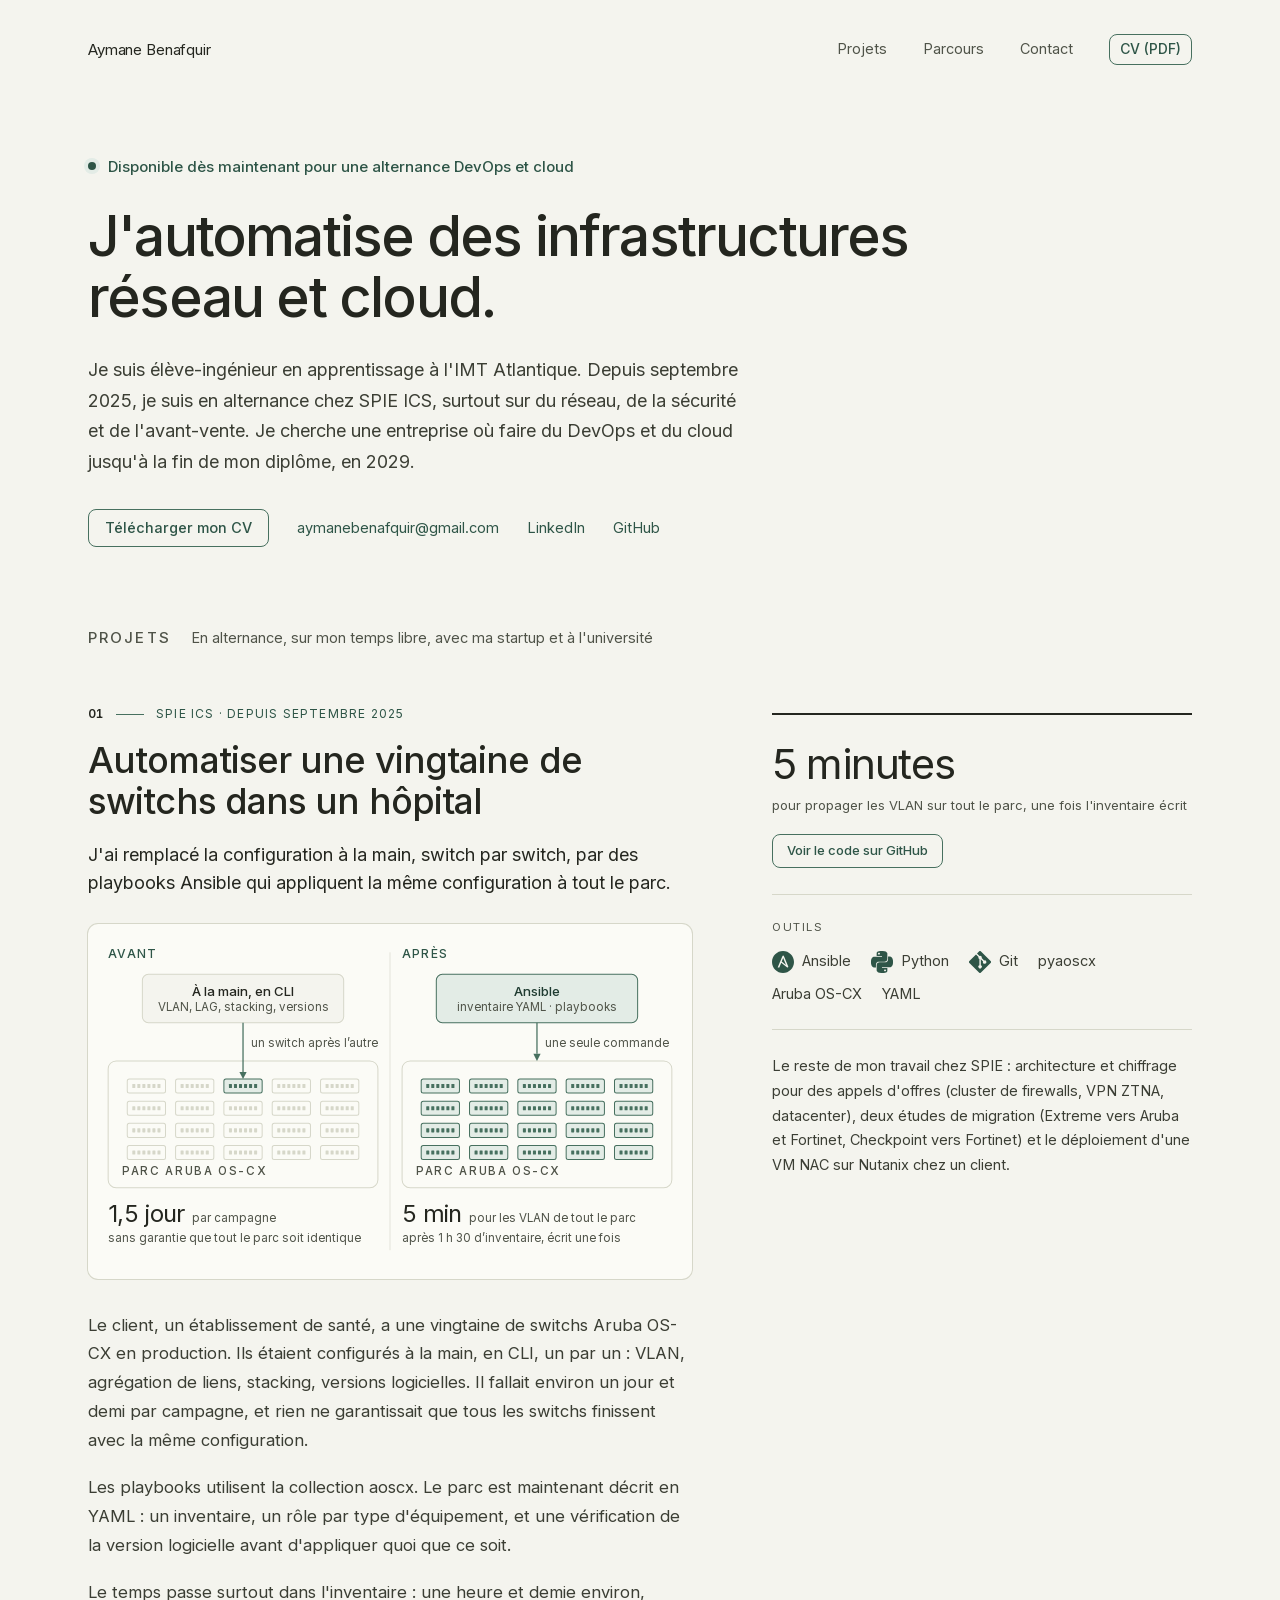
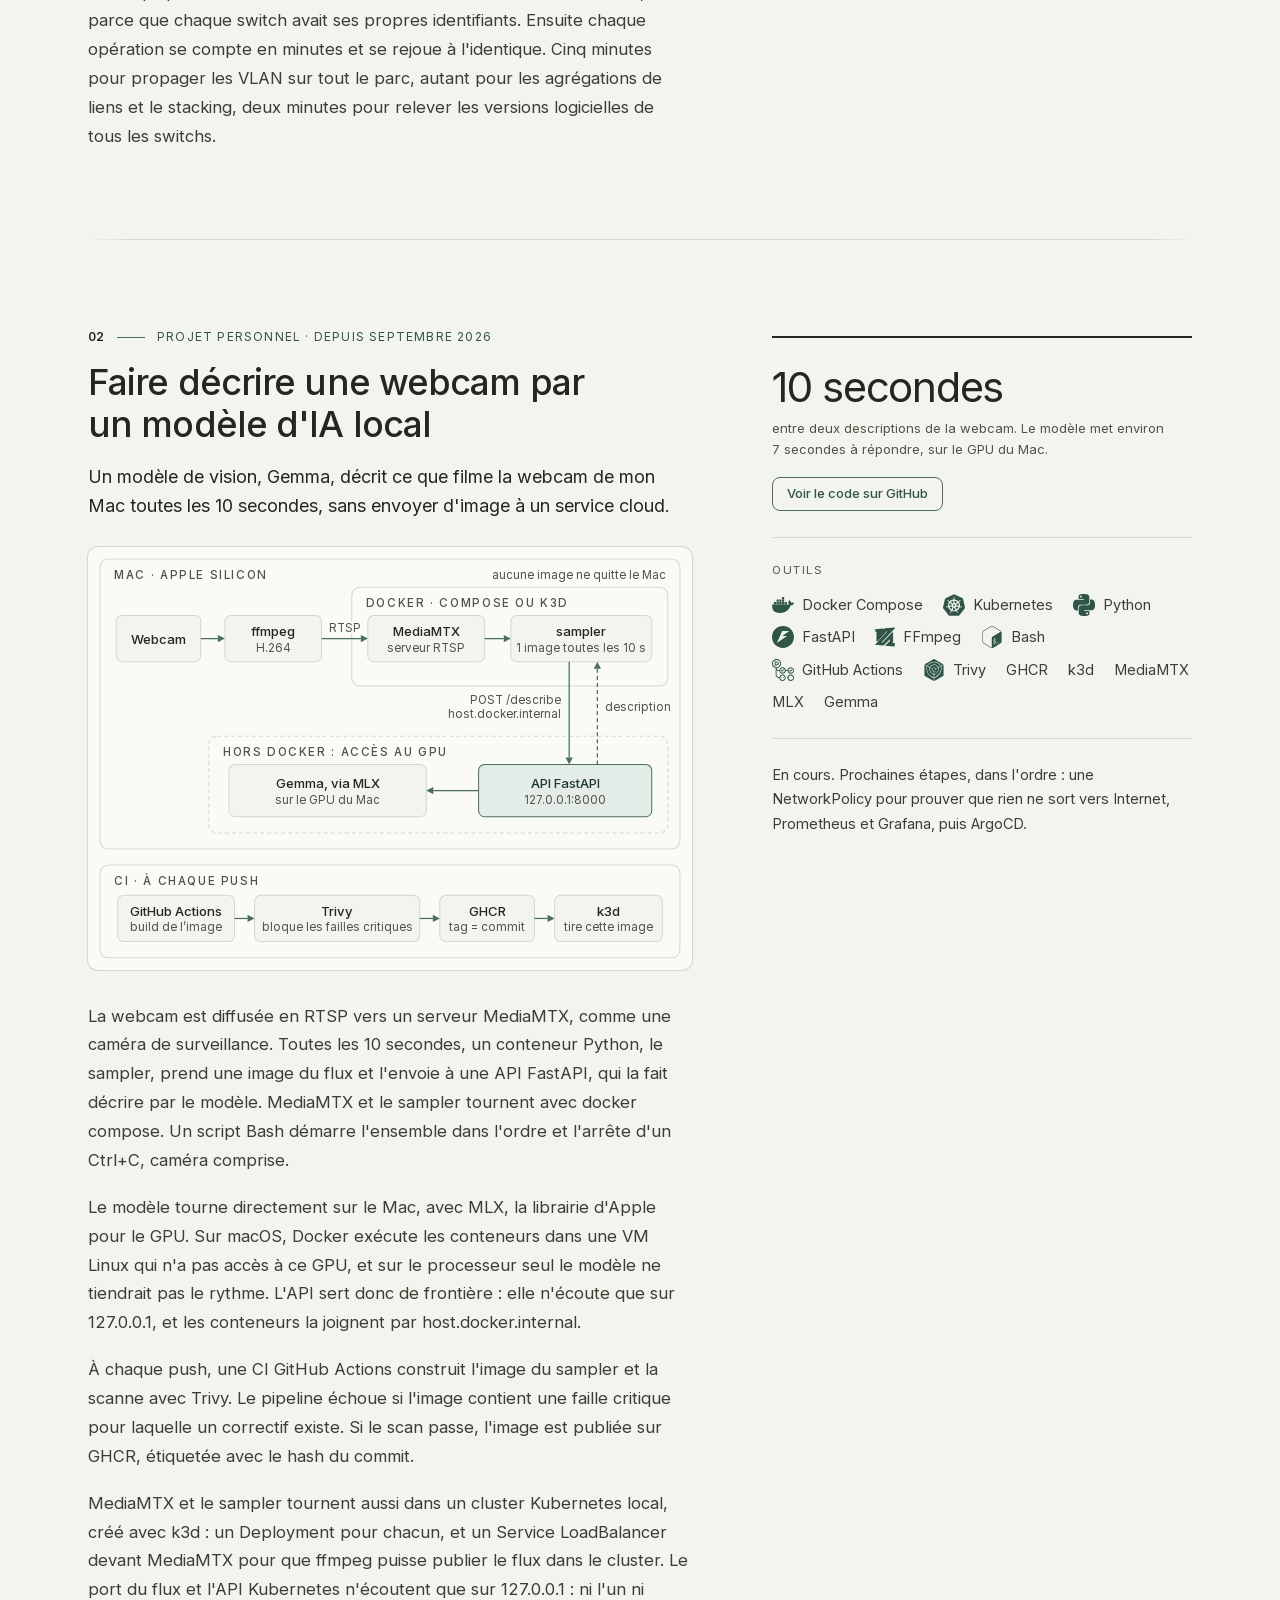
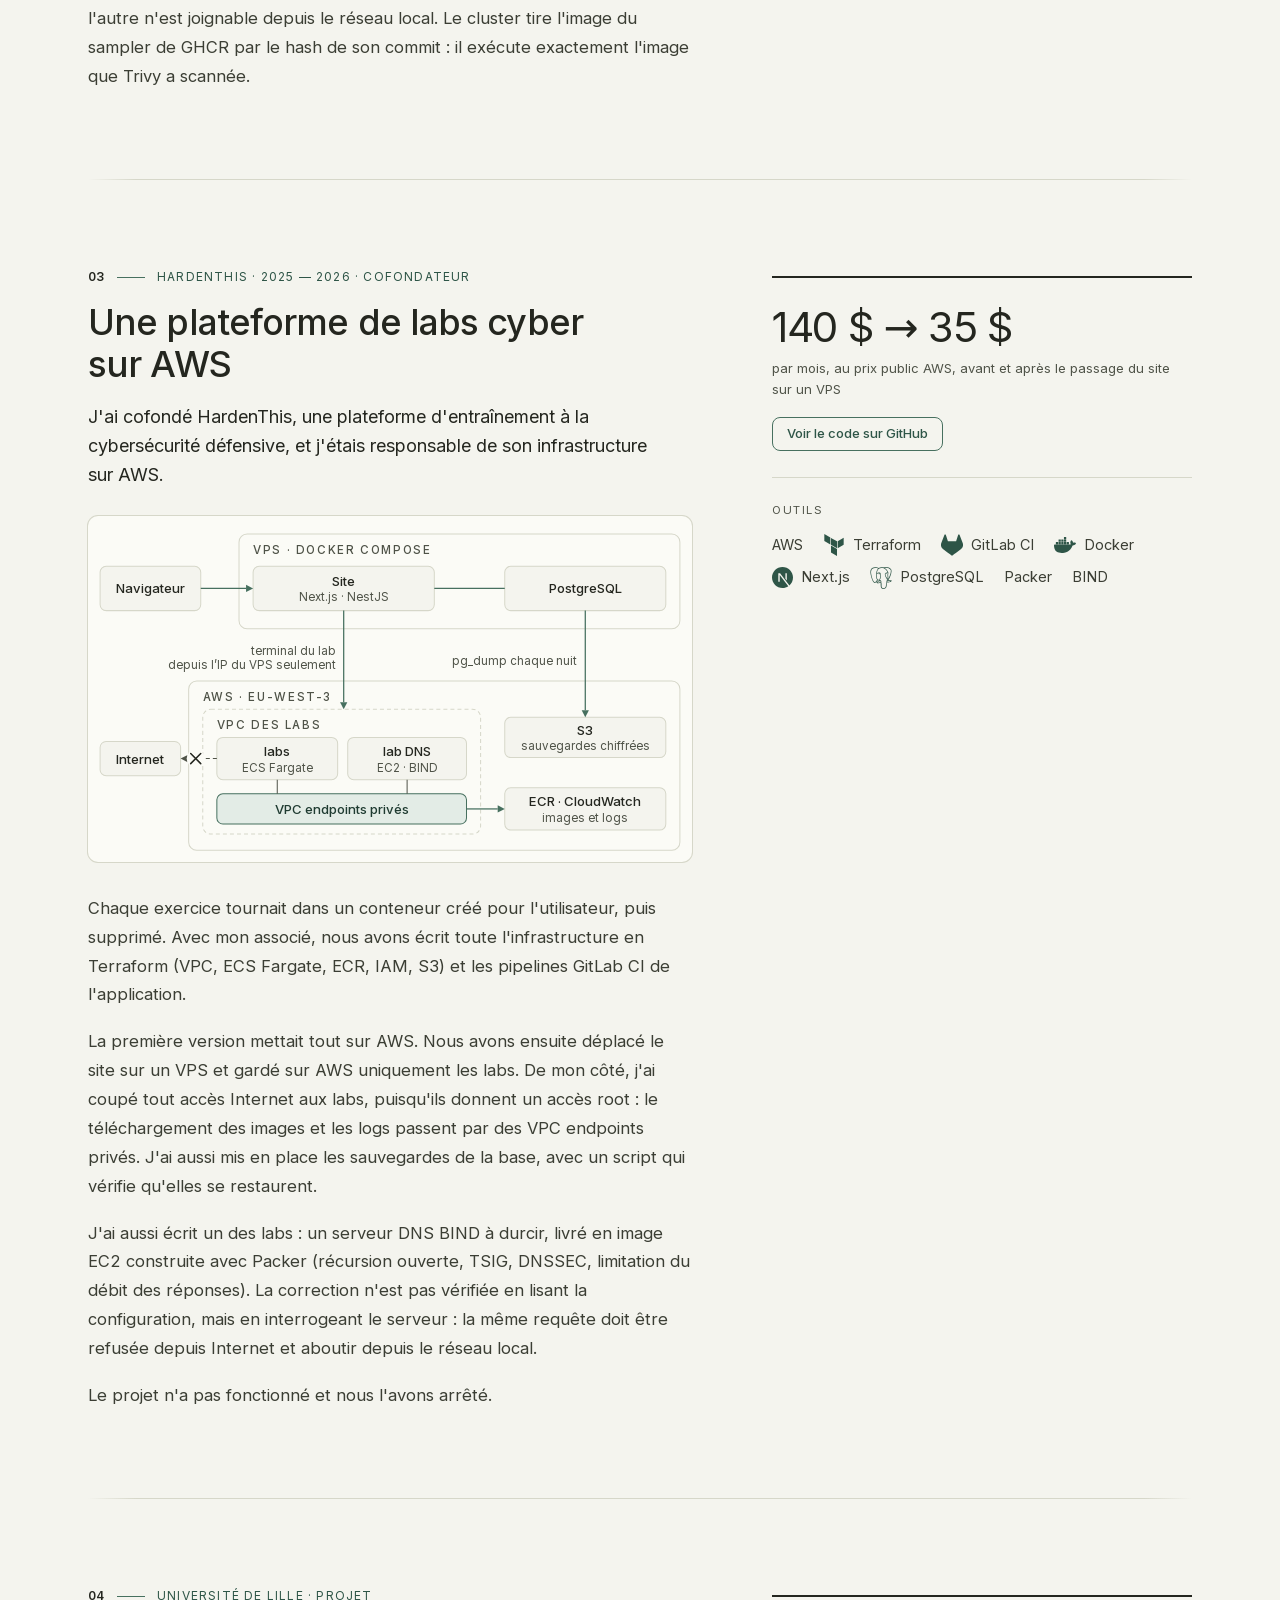
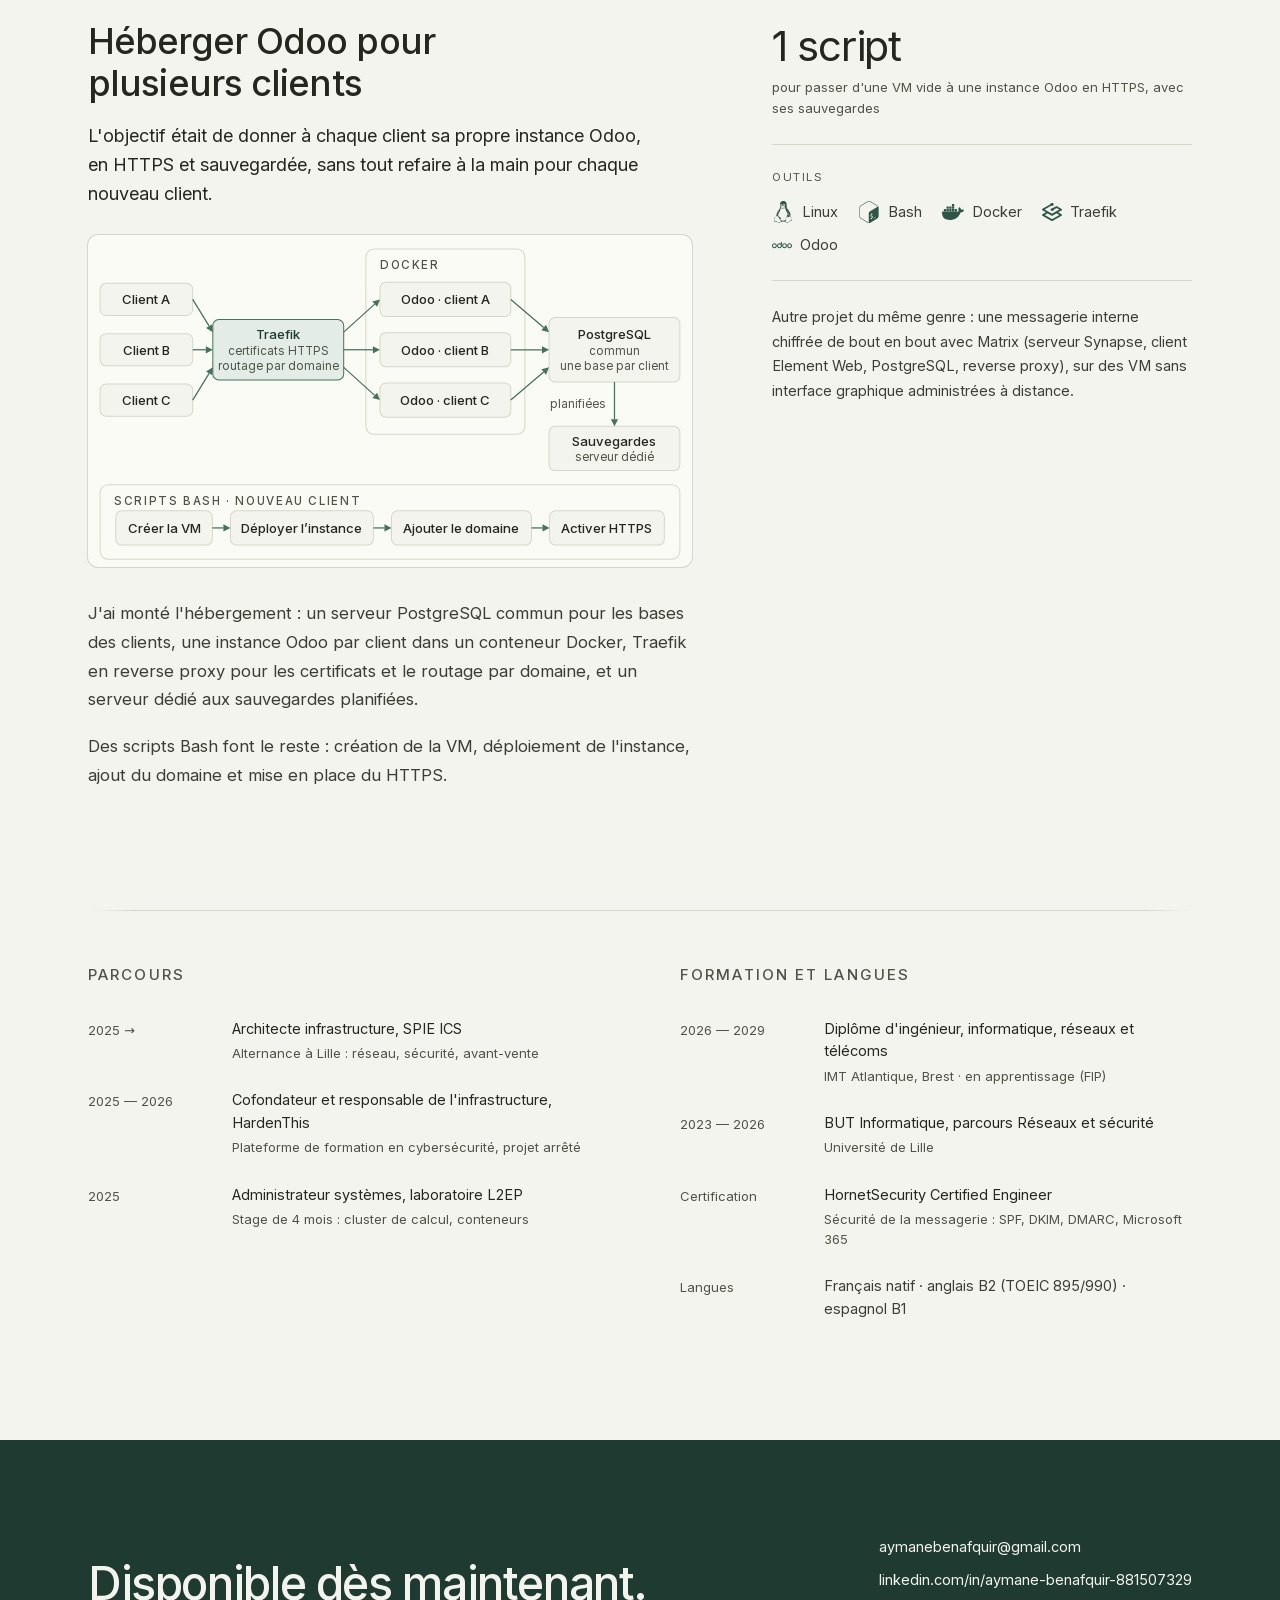
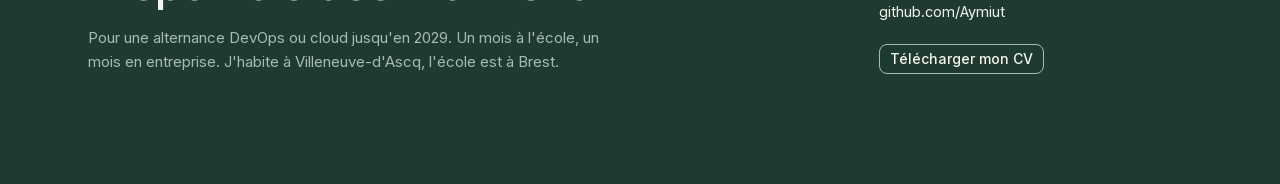
<file: index.html>
<!DOCTYPE html><html lang="fr"><head><meta charset="utf-8"><meta name="viewport" content="width=device-width, initial-scale=1"><title>Aymane Benafquir · Alternance DevOps et cloud</title><meta name="description" content="Élève-ingénieur en apprentissage à l'IMT Atlantique, disponible dès maintenant pour une alternance DevOps et cloud jusqu'en 2029. Terraform, Ansible, Docker, AWS, GitLab CI."><meta name="author" content="Aymane Benafquir"><meta name="theme-color" content="#f4f4ee"><link rel="canonical" href="https://aymiut.github.io/"><link rel="alternate" hreflang="fr" href="https://aymiut.github.io/"><link rel="alternate" hreflang="en" href="https://aymiut.github.io/en/"><link rel="alternate" hreflang="x-default" href="https://aymiut.github.io/"><meta property="og:type" content="profile"><meta property="og:title" content="Aymane Benafquir · Alternance DevOps et cloud"><meta property="og:description" content="Élève-ingénieur en apprentissage à l'IMT Atlantique, disponible dès maintenant pour une alternance DevOps et cloud jusqu'en 2029. Terraform, Ansible, Docker, AWS, GitLab CI."><meta property="og:locale" content="fr_FR"><meta property="og:locale:alternate" content="en_US"><meta property="og:url" content="https://aymiut.github.io/"><link rel="icon" href="/favicon.svg" type="image/svg+xml"><style>@font-face{font-family:Inter-323dec1836a61db6;src:url("/_astro/fonts/e868cdf4720e9ea5.woff2") format("woff2");font-display:swap;unicode-range:U+0000-00FF,U+0131,U+0152-0153,U+02BB-02BC,U+02C6,U+02DA,U+02DC,U+0304,U+0308,U+0329,U+2000-206F,U+20AC,U+2122,U+2191,U+2193,U+2212,U+2215,U+FEFF,U+FFFD;font-weight:100 900;font-style:normal;}@font-face{font-family:"Inter-323dec1836a61db6 fallback: Arial";src:local("Arial");font-display:swap;font-weight:100 900;font-style:normal;size-adjust:107.1194%;ascent-override:90.4365%;descent-override:22.518%;line-gap-override:0%;}:root{--font-inter:Inter-323dec1836a61db6,"Inter-323dec1836a61db6 fallback: Arial",system-ui,-apple-system,"Segoe UI",sans-serif;}</style><link rel="preload" href="/_astro/fonts/e868cdf4720e9ea5.woff2" as="font" type="font/woff2" crossorigin><script type="application/ld+json">{"@context":"https://schema.org","@type":"Person","name":"Aymane Benafquir","jobTitle":"Élève-ingénieur en alternance, DevOps et cloud","description":"Élève-ingénieur en apprentissage à l'IMT Atlantique, disponible dès maintenant pour une alternance DevOps et cloud jusqu'en 2029. Terraform, Ansible, Docker, AWS, GitLab CI.","email":"mailto:aymanebenafquir@gmail.com","url":"https://aymiut.github.io/","sameAs":["https://www.linkedin.com/in/aymane-benafquir-881507329","https://github.com/Aymiut"],"worksFor":{"@type":"Organization","name":"SPIE ICS"},"alumniOf":[{"@type":"CollegeOrUniversity","name":"IMT Atlantique"},{"@type":"CollegeOrUniversity","name":"Université de Lille"}],"knowsAbout":["DevOps","Cloud AWS","Infrastructure réseau","Ansible","Terraform","Docker","Linux"]}</script><style>:root{color-scheme:light;--ground:#f4f4ee;--surface:#fbfbf6;--ink:#24261f;--body:#3b3e34;--muted:#4f5348;--rule:#d6d7c9;--rule-light:#e3e4d9;--accent:#2e5547;--accent-line:#47705f;--accent-tint:#e3ece6;--accent-tint-strong:#cfddd5;--accent-press:#1f3b31;--band:#1f3b31;--on-band:#f4f4ee;--on-band-muted:#a9bbb0;--on-band-hover:#f4f4ee14;--on-band-press:#f4f4ee29;--font-sans:var(--font-inter);--font-mono:ui-monospace, Menlo, Consolas, monospace;--fs-hero:clamp(36px, 5vw, 56px);--fs-h2:clamp(32px, 4.4vw, 46px);--fs-h3:clamp(26px, 3.4vw, 36px);--fs-stat:42px;--fs-lead:18px;--fs-body:16.5px;--fs-base:15px;--fs-item:14.5px;--fs-small:14.5px;--fs-xs:13px;--fs-eyebrow:12px;--fs-label:11.5px;--ls-hero:-.032em;--ls-tight:-.03em;--ls-h3:-.025em;--ls-title:-.015em;--ls-eyebrow:.1em;--ls-label:.14em;--page-max:1280px;--gutter:88px;--col-gap:80px;--aside-width:420px;--space-hero:56px;--space-band:96px;--space-section:120px;--space-work:80px;--space-case-gap:88px;--space-footer-top:130px;--space-footer-bottom:110px;--radius:8px;--radius-frame:10px;--radius-slot:6px;--rule-fade:48px}@media (width<=1100px){:root{--gutter:40px;--col-gap:56px;--space-hero:48px;--space-band:72px;--space-section:88px;--space-work:64px;--space-case-gap:64px;--space-footer-top:96px;--space-footer-bottom:72px;--rule-fade:24px}}@media (width<=640px){:root{--gutter:24px;--space-case-gap:56px}}*,:before,:after{box-sizing:border-box}html{-webkit-text-size-adjust:100%}@media (prefers-reduced-motion:no-preference){html{scroll-behavior:smooth}}body{background:var(--ground);color:var(--ink);font-family:var(--font-sans);font-size:var(--fs-base);-webkit-font-smoothing:antialiased;-moz-osx-font-smoothing:grayscale;margin:0;line-height:1.55}h1,h2,h3,h4{letter-spacing:var(--ls-title);margin:0;font-weight:500;line-height:1.12}p,figure,ul,ol{margin:0}img,svg{max-width:100%;display:block}a{color:var(--accent);text-underline-offset:3px;text-decoration:none}a:hover{color:var(--accent-line)}a:active{color:var(--accent-press)}:focus{outline:none}:focus-visible{outline:2px solid var(--accent);outline-offset:2px}::selection{background:#2e554738}.button{border:1px solid var(--accent-line);border-radius:var(--radius);color:var(--accent);font:500 14px/1.2 var(--font-sans);cursor:pointer;background:0 0;justify-content:center;align-items:center;gap:6px;padding:6px 10px;display:inline-flex}.button:hover{background:var(--accent-tint);border-color:var(--accent);color:var(--accent)}.button:active{background:var(--accent-tint-strong);color:var(--accent-press)}.shell{width:100%;max-width:var(--page-max);padding-inline:var(--gutter);margin-inline:auto}.rule{background:linear-gradient(to right, transparent, var(--rule) var(--rule-fade), var(--rule) calc(100% - var(--rule-fade)), transparent);border:0;height:1px}.logo-ink{filter:grayscale()contrast(1.05);opacity:.78;mix-blend-mode:multiply}.slot{border:1px dashed var(--rule);border-radius:var(--radius-slot);width:100%;height:100%;color:var(--muted);font:400 10.5px/1.35 var(--font-mono);text-align:center;background:repeating-linear-gradient(135deg,#2e55470d 0 6px,#0000 6px 12px);justify-content:center;align-items:center;padding:4px;display:flex}.logo-ink{object-fit:contain;width:auto;max-width:100%;height:auto;max-height:100%}.timeline__title[data-astro-cid-iuxs3ju7]{color:var(--muted);font-size:var(--fs-base);letter-spacing:var(--ls-label);text-transform:uppercase;margin-bottom:34px}.timeline__list[data-astro-cid-iuxs3ju7]{flex-direction:column;gap:26px;padding:0;list-style:none;display:flex}.timeline__row[data-astro-cid-iuxs3ju7]{font-size:var(--fs-item);grid-template-columns:120px 1fr;gap:24px;display:grid}.timeline__date[data-astro-cid-iuxs3ju7]{color:var(--muted);font-size:var(--fs-xs);padding-top:2px}.timeline__detail[data-astro-cid-iuxs3ju7]{color:var(--muted);font-size:var(--fs-xs);margin-top:3px}.timeline__plain[data-astro-cid-iuxs3ju7]{color:var(--body)}@media (width<=640px){.timeline__row[data-astro-cid-iuxs3ju7]{grid-template-columns:1fr;gap:6px}.timeline__date[data-astro-cid-iuxs3ju7]{padding-top:0}}.background[data-astro-cid-ten37dqi]{padding-top:var(--space-section);scroll-margin-top:32px}.background__grid[data-astro-cid-ten37dqi]{gap:var(--col-gap);grid-template-columns:1fr 1fr;padding-top:56px;display:grid}@media (width<=900px){.background__grid[data-astro-cid-ten37dqi]{grid-template-columns:1fr;gap:48px}}.contact[data-astro-cid-ubqjqawr]{margin-top:var(--space-section);padding-block:var(--space-band) var(--space-footer-bottom);background:var(--band);color:var(--on-band);scroll-margin-top:0}.contact[data-astro-cid-ubqjqawr] [data-astro-cid-ubqjqawr]::selection{background:#f4f4ee3d}.contact[data-astro-cid-ubqjqawr] [data-astro-cid-ubqjqawr]:focus-visible{outline-color:var(--on-band)}.contact__grid[data-astro-cid-ubqjqawr]{grid-template-columns:1fr auto;align-items:end;gap:64px;display:grid}.contact__title[data-astro-cid-ubqjqawr]{max-width:20ch;font-size:var(--fs-h2);letter-spacing:var(--ls-tight);text-wrap:pretty;margin-bottom:18px;line-height:1.1}.contact__subtitle[data-astro-cid-ubqjqawr]{max-width:60ch;color:var(--on-band-muted);font-size:var(--fs-base);line-height:1.6}.contact__links[data-astro-cid-ubqjqawr]{font-size:var(--fs-item);flex-direction:column;align-items:flex-start;gap:10px;display:flex}.contact__links[data-astro-cid-ubqjqawr] a[data-astro-cid-ubqjqawr]{color:var(--on-band)}.contact__links[data-astro-cid-ubqjqawr] a[data-astro-cid-ubqjqawr]:hover{color:var(--on-band);text-decoration:underline}.contact__cv[data-astro-cid-ubqjqawr]{border-color:var(--on-band-muted);margin-top:10px}.contact__links[data-astro-cid-ubqjqawr] .contact__cv[data-astro-cid-ubqjqawr]:hover{background:var(--on-band-hover);border-color:var(--on-band);text-decoration:none}.contact__links[data-astro-cid-ubqjqawr] .contact__cv[data-astro-cid-ubqjqawr]:active{background:var(--on-band-press)}@media (width<=900px){.contact__grid[data-astro-cid-ubqjqawr]{grid-template-columns:1fr;align-items:start;gap:40px}}.hero[data-astro-cid-ge2uvauf]{padding-top:var(--space-hero)}.hero__inner[data-astro-cid-ge2uvauf]{max-width:960px}.hero__status[data-astro-cid-ge2uvauf]{color:var(--accent);font-size:var(--fs-base);text-wrap:pretty;align-items:flex-start;gap:12px;margin-bottom:28px;font-weight:500;display:flex}.hero__status[data-astro-cid-ge2uvauf]:before{content:"";background:var(--accent);width:8px;height:8px;box-shadow:0 0 0 4px var(--accent-tint);border-radius:50%;flex:none;margin-top:calc(.775em - 4px)}.hero__title[data-astro-cid-ge2uvauf]{font-size:var(--fs-hero);letter-spacing:var(--ls-hero);text-wrap:pretty;line-height:1.08}.hero__lead[data-astro-cid-ge2uvauf]{max-width:60ch;color:var(--body);font-size:var(--fs-lead);text-wrap:pretty;margin-top:28px;line-height:1.7}.hero__actions[data-astro-cid-ge2uvauf]{font-size:var(--fs-item);flex-wrap:wrap;align-items:center;gap:12px 28px;margin-top:32px;display:flex}.hero__cv[data-astro-cid-ge2uvauf]{font-size:var(--fs-item);padding:9px 16px}@media (width<=1100px){.hero__status[data-astro-cid-ge2uvauf]{margin-bottom:22px}.hero__lead[data-astro-cid-ge2uvauf]{margin-top:22px}}.site-header[data-astro-cid-fzpbxy5g]{align-items:center;gap:36px;padding-block:34px;display:flex}.site-header__name[data-astro-cid-fzpbxy5g]{font-size:var(--fs-base);letter-spacing:-.01em;margin-right:auto}.site-header__nav[data-astro-cid-fzpbxy5g]{font-size:var(--fs-small);align-items:center;gap:36px;display:flex}.site-header__link[data-astro-cid-fzpbxy5g]{color:var(--muted)}.site-header__link[data-astro-cid-fzpbxy5g]:hover{color:var(--accent)}@media (width<=700px){.site-header[data-astro-cid-fzpbxy5g]{flex-wrap:wrap;gap:16px 24px;padding-block:24px}.site-header__name[data-astro-cid-fzpbxy5g]{flex:1 0 100%;margin-right:0}.site-header__nav[data-astro-cid-fzpbxy5g]{gap:20px;margin-right:auto}}.tool-icon[data-astro-cid-k4aetswt]{color:var(--accent);display:inline-flex}.tool-icon[data-astro-cid-k4aetswt] svg{width:auto;height:var(--tool-icon-height)}.case[data-astro-cid-p5wr5ghm]{grid-template-columns:1fr var(--aside-width);column-gap:var(--col-gap);grid-template-rows:auto 1fr;grid-template-areas:"head aside""body aside";display:grid}.case__head[data-astro-cid-p5wr5ghm]{grid-area:head}.case__body[data-astro-cid-p5wr5ghm]{grid-area:body;min-width:0}.case__aside[data-astro-cid-p5wr5ghm]{grid-area:aside;align-self:start;padding-top:8px;position:sticky;top:32px}.case__eyebrow[data-astro-cid-p5wr5ghm]{color:var(--accent);font-size:var(--fs-eyebrow);letter-spacing:var(--ls-eyebrow);text-transform:uppercase;flex-wrap:wrap;align-items:center;gap:6px 12px;margin-bottom:16px;display:flex}.case__index[data-astro-cid-p5wr5ghm]{color:var(--ink);font-variant-numeric:tabular-nums;letter-spacing:.04em;align-items:center;gap:12px;font-weight:600;display:inline-flex}.case__index[data-astro-cid-p5wr5ghm]:after{content:"";background:var(--accent-line);width:28px;height:1px}.case__title[data-astro-cid-p5wr5ghm]{max-width:22ch;font-size:var(--fs-h3);letter-spacing:var(--ls-h3);text-wrap:pretty;margin-bottom:18px;line-height:1.15}.case__summary[data-astro-cid-p5wr5ghm]{max-width:58ch;color:var(--ink);font-size:var(--fs-lead);text-wrap:pretty;margin-bottom:26px;line-height:1.6}.case__text[data-astro-cid-p5wr5ghm]{max-width:62ch;color:var(--body);font-size:var(--fs-body);line-height:1.75}.case__text[data-astro-cid-p5wr5ghm]+.case__text[data-astro-cid-p5wr5ghm]{margin-top:18px}.case__block[data-astro-cid-p5wr5ghm]{border-top:1px solid var(--rule);padding:24px 0}.case__block[data-astro-cid-p5wr5ghm]:last-child{padding-bottom:0}.case__block--stat[data-astro-cid-p5wr5ghm]{border-top:2px solid var(--ink);padding:28px 0 26px}.case__stat[data-astro-cid-p5wr5ghm]{font-size:var(--fs-stat);letter-spacing:var(--ls-tight);line-height:1}.case__stat-caption[data-astro-cid-p5wr5ghm]{color:var(--muted);font-size:var(--fs-xs);margin-top:10px;line-height:1.6}.case__code[data-astro-cid-p5wr5ghm]{font-size:var(--fs-xs);margin-top:18px;padding:8px 14px}.case__label[data-astro-cid-p5wr5ghm]{color:var(--muted);font-size:var(--fs-label);letter-spacing:var(--ls-label);text-transform:uppercase;margin-bottom:14px}.case__tools[data-astro-cid-p5wr5ghm]{flex-wrap:wrap;align-items:center;gap:10px 20px;padding:0;list-style:none;display:flex}.case__tool[data-astro-cid-p5wr5ghm]{align-items:center;gap:8px;display:inline-flex}.case__tool-name[data-astro-cid-p5wr5ghm]{color:var(--body);font-size:var(--fs-item)}.case__note[data-astro-cid-p5wr5ghm]{color:var(--body);font-size:var(--fs-small);line-height:1.7}.case__shot[data-astro-cid-p5wr5ghm]{border-radius:var(--radius-frame);background:var(--surface);height:210px;box-shadow:0 0 0 1px var(--rule);overflow:hidden}.case__shot[data-astro-cid-p5wr5ghm] img{object-fit:cover;width:100%;height:100%}.case__diagram[data-astro-cid-p5wr5ghm]{border-radius:var(--radius-frame);background:var(--surface);max-width:640px;box-shadow:0 0 0 1px var(--rule);margin-bottom:32px;overflow-x:auto}.case__diagram[data-astro-cid-p5wr5ghm] svg{width:100%;height:auto}.case__diagram[data-astro-cid-p5wr5ghm] .dg-group{fill:none;stroke:var(--rule)}.case__diagram[data-astro-cid-p5wr5ghm] .dg-group--dashed{stroke-dasharray:4 3}.case__diagram[data-astro-cid-p5wr5ghm] .dg-glabel{fill:var(--muted);font-size:var(--fs-label);letter-spacing:var(--ls-label);font-weight:500}.case__diagram[data-astro-cid-p5wr5ghm] .dg-eyebrow{fill:var(--accent);font-size:var(--fs-eyebrow);letter-spacing:var(--ls-eyebrow);font-weight:500}.case__diagram[data-astro-cid-p5wr5ghm] .dg-node{fill:var(--ground);stroke:var(--rule)}.case__diagram[data-astro-cid-p5wr5ghm] .dg-node--key{fill:var(--accent-tint);stroke:var(--accent-line)}.case__diagram[data-astro-cid-p5wr5ghm] .dg-name{fill:var(--ink);font-size:var(--fs-xs);font-weight:500}.case__diagram[data-astro-cid-p5wr5ghm] .dg-name--key{fill:var(--accent-press)}.case__diagram[data-astro-cid-p5wr5ghm] .dg-sub,.case__diagram[data-astro-cid-p5wr5ghm] .dg-note{fill:var(--muted);font-size:var(--fs-label)}.case__diagram[data-astro-cid-p5wr5ghm] .dg-big{fill:var(--ink);letter-spacing:var(--ls-tight);font-size:24px}.case__diagram[data-astro-cid-p5wr5ghm] .dg-edge{fill:none;stroke:var(--accent-line);stroke-width:1.25px}.case__diagram[data-astro-cid-p5wr5ghm] .dg-edge--dashed{stroke-dasharray:4 3}.case__diagram[data-astro-cid-p5wr5ghm] .dg-edge--muted{stroke:var(--muted);stroke-width:1px}.case__diagram[data-astro-cid-p5wr5ghm] .dg-head{fill:var(--accent-line)}.case__diagram[data-astro-cid-p5wr5ghm] .dg-head--muted{fill:var(--muted)}.case__diagram[data-astro-cid-p5wr5ghm] .dg-elabel{fill:var(--muted);font-size:var(--fs-label);paint-order:stroke;stroke:var(--surface);stroke-width:4px;stroke-linejoin:round}.case__diagram[data-astro-cid-p5wr5ghm] .dg-knock{fill:var(--surface)}.case__diagram[data-astro-cid-p5wr5ghm] .dg-cross{stroke:var(--ink);stroke-width:1.5px;stroke-linecap:round}.case__diagram[data-astro-cid-p5wr5ghm] .dg-divider{stroke:var(--rule-light)}.case__diagram[data-astro-cid-p5wr5ghm] .dg-switch .dg-box{fill:none;stroke:var(--rule)}.case__diagram[data-astro-cid-p5wr5ghm] .dg-switch .dg-port{fill:var(--rule);stroke:none}.case__diagram[data-astro-cid-p5wr5ghm] .dg-switch--on .dg-box{fill:var(--accent-tint);stroke:var(--accent-line)}.case__diagram[data-astro-cid-p5wr5ghm] .dg-switch--on .dg-port{fill:var(--accent-line)}@media (width<=1100px){.case[data-astro-cid-p5wr5ghm]{grid-template:"head""aside""body"/1fr}.case__aside[data-astro-cid-p5wr5ghm]{max-width:520px;margin-bottom:36px;padding-top:0;position:static}}@supports (animation-timeline:view()){@media (prefers-reduced-motion:no-preference){.case__diagram[data-astro-cid-p5wr5ghm]{view-timeline:--diagram block}.case__diagram[data-astro-cid-p5wr5ghm] [pathLength]{stroke-dasharray:1;animation:linear both diagram-draw}.case__diagram[data-astro-cid-p5wr5ghm] :is(.dg-head,.dg-elabel,.dg-edge--dashed,.dg-cross,.dg-knock){animation:linear both diagram-fade}.case__diagram[data-astro-cid-p5wr5ghm] .dg-switch--batch .dg-box{animation:linear both diagram-light-box}.case__diagram[data-astro-cid-p5wr5ghm] .dg-switch--batch .dg-port{animation:linear both diagram-light-port}.case__diagram[data-astro-cid-p5wr5ghm] svg [pathLength]{animation-timeline:--diagram;animation-range:entry entry 85%}.case__diagram[data-astro-cid-p5wr5ghm] svg :is(.dg-head,.dg-elabel,.dg-edge--dashed,.dg-cross,.dg-knock){animation-timeline:--diagram;animation-range:entry 55% entry 95%}.case__diagram[data-astro-cid-p5wr5ghm] svg .dg-switch--batch :is(.dg-box,.dg-port){animation-timeline:--diagram;animation-range:entry 85%}}}@keyframes diagram-draw{0%{stroke-dashoffset:1px}to{stroke-dashoffset:0}}@keyframes diagram-fade{0%{opacity:0}}@keyframes diagram-light-box{0%{fill:#0000;stroke:var(--rule)}}@keyframes diagram-light-port{0%{fill:var(--rule)}}@media (width<=640px){.case__diagram[data-astro-cid-p5wr5ghm]{box-shadow:inset 0 0 0 1px var(--rule);mask-image:linear-gradient(to left, transparent, #000 var(--diagram-fade))}.case__diagram[data-astro-cid-p5wr5ghm] svg{width:max(520px,100%);max-width:none}}@supports (animation-timeline:scroll()){@media (width<=640px){.case__diagram[data-astro-cid-p5wr5ghm]{animation:linear both diagram-scroll-hint}figure[data-astro-cid-p5wr5ghm].case__diagram{animation-timeline:scroll(self inline)}}}@property --diagram-fade{syntax:"<length>";inherits:false;initial-value:0}@keyframes diagram-scroll-hint{0%{--diagram-fade:56px}to{--diagram-fade:0px}}.work[data-astro-cid-2bvzee3v]{padding-top:var(--space-work);scroll-margin-top:32px}.work__head[data-astro-cid-2bvzee3v]{align-items:baseline;gap:20px;margin-bottom:56px;display:flex}.work__title[data-astro-cid-2bvzee3v]{color:var(--muted);font-size:var(--fs-base);letter-spacing:var(--ls-label);text-transform:uppercase}.work__gloss[data-astro-cid-2bvzee3v]{color:var(--muted);font-size:var(--fs-small)}.work__list[data-astro-cid-2bvzee3v]{gap:var(--space-case-gap);flex-direction:column;display:flex}@media (width<=700px){.work__head[data-astro-cid-2bvzee3v]{flex-direction:column;gap:10px;margin-bottom:48px}}
</style></head><body><header class="site-header shell" data-astro-cid-fzpbxy5g><span class="site-header__name" data-astro-cid-fzpbxy5g>Aymane Benafquir</span><nav class="site-header__nav" aria-label="Sections de la page" data-astro-cid-fzpbxy5g><a class="site-header__link" href="#projets" data-astro-cid-fzpbxy5g>Projets</a><a class="site-header__link" href="#parcours" data-astro-cid-fzpbxy5g>Parcours</a><a class="site-header__link" href="#contact" data-astro-cid-fzpbxy5g>Contact</a></nav><a class="button" href="/cv/aymane-benafquir.pdf" target="_blank" rel="noopener" data-astro-cid-fzpbxy5g>CV (PDF)</a></header><main><section class="hero shell" aria-labelledby="hero-title" data-astro-cid-ge2uvauf><div class="hero__inner" data-astro-cid-ge2uvauf><p class="hero__status" data-astro-cid-ge2uvauf>Disponible dès maintenant pour une alternance DevOps et cloud</p><h1 class="hero__title" id="hero-title" data-astro-cid-ge2uvauf>J&#39;automatise des infrastructures réseau et cloud.</h1><p class="hero__lead" data-astro-cid-ge2uvauf>Je suis élève-ingénieur en apprentissage à l&#39;IMT Atlantique. Depuis septembre 2025, je suis en alternance chez SPIE ICS, surtout sur du réseau, de la sécurité et de l&#39;avant-vente. Je cherche une entreprise où faire du DevOps et du cloud jusqu&#39;à la fin de mon diplôme, en 2029.</p><!-- Ce qu'un recruteur cherche en arrivant : le CV, le code, un moyen de répondre. --><div class="hero__actions" data-astro-cid-ge2uvauf><a class="button hero__cv" href="/cv/aymane-benafquir.pdf" target="_blank" rel="noopener" data-astro-cid-ge2uvauf>Télécharger mon CV</a><a href="mailto:aymanebenafquir@gmail.com" data-astro-cid-ge2uvauf>aymanebenafquir@gmail.com</a><a href="https://www.linkedin.com/in/aymane-benafquir-881507329" target="_blank" rel="noopener" data-astro-cid-ge2uvauf>LinkedIn</a><a href="https://github.com/Aymiut" target="_blank" rel="noopener" data-astro-cid-ge2uvauf>GitHub</a></div></div></section><section class="work shell" id="projets" aria-labelledby="work-title" data-astro-cid-2bvzee3v><div class="work__head" data-astro-cid-2bvzee3v><h2 class="work__title" id="work-title" data-astro-cid-2bvzee3v>Projets</h2><p class="work__gloss" data-astro-cid-2bvzee3v>En alternance, sur mon temps libre, avec ma startup et à l&#39;université</p></div><div class="work__list" data-astro-cid-2bvzee3v><!-- Trois zones : l'en-tête et le résumé, la colonne du chiffre, puis le détail. Sur grand écran
     la colonne du chiffre est à droite du texte ; en une colonne, elle passe avant le détail pour
     qu'un lecteur pressé ait le chiffre, le code et les outils sans lire les paragraphes. --><article class="case" data-astro-cid-p5wr5ghm><header class="case__head" data-astro-cid-p5wr5ghm><p class="case__eyebrow" data-astro-cid-p5wr5ghm><span class="case__index" data-astro-cid-p5wr5ghm>01</span>SPIE ICS · depuis septembre 2025</p><h3 class="case__title" data-astro-cid-p5wr5ghm>Automatiser une vingtaine de switchs dans un hôpital</h3><p class="case__summary" data-astro-cid-p5wr5ghm>J&#39;ai remplacé la configuration à la main, switch par switch, par des playbooks Ansible qui appliquent la même configuration à tout le parc.</p></header><div class="case__aside" data-astro-cid-p5wr5ghm><div class="case__block case__block--stat" data-astro-cid-p5wr5ghm><p class="case__stat" data-astro-cid-p5wr5ghm>5 minutes</p><p class="case__stat-caption" data-astro-cid-p5wr5ghm>pour propager les VLAN sur tout le parc, une fois l&#39;inventaire écrit</p><a class="button case__code" href="https://github.com/Aymiut/ansible-aruba-oscx" target="_blank" rel="noopener" data-astro-cid-p5wr5ghm>Voir le code sur GitHub</a></div><div class="case__block" data-astro-cid-p5wr5ghm><p class="case__label" data-astro-cid-p5wr5ghm>Outils</p><ul class="case__tools" data-astro-cid-p5wr5ghm><li class="case__tool" data-astro-cid-p5wr5ghm><span class="tool-icon" style="--tool-icon-height: 22px" data-astro-cid-k4aetswt><svg fill="currentColor" role="img" viewBox="0 0 24 24" xmlns="http://www.w3.org/2000/svg"><title>Ansible</title><path d="M10.617 11.473l4.686 3.695-3.102-7.662zM12 0C5.371 0 0 5.371 0 12s5.371 12 12 12 12-5.371 12-12S18.629 0 12 0zm5.797 17.305c-.011.471-.403.842-.875.83-.236 0-.416-.09-.664-.293l-6.19-5-2.079 5.203H6.191L11.438 5.44c.124-.314.427-.52.764-.506.326-.014.63.189.742.506l4.774 11.494c.045.111.08.234.08.348-.001.009-.001.009-.001.023z"/></svg></span><span class="case__tool-name" data-astro-cid-p5wr5ghm>Ansible</span></li><li class="case__tool" data-astro-cid-p5wr5ghm><span class="tool-icon" style="--tool-icon-height: 22px" data-astro-cid-k4aetswt><svg fill="currentColor" role="img" viewBox="0 0 24 24" xmlns="http://www.w3.org/2000/svg"><title>Python</title><path d="M14.25.18l.9.2.73.26.59.3.45.32.34.34.25.34.16.33.1.3.04.26.02.2-.01.13V8.5l-.05.63-.13.55-.21.46-.26.38-.3.31-.33.25-.35.19-.35.14-.33.1-.3.07-.26.04-.21.02H8.77l-.69.05-.59.14-.5.22-.41.27-.33.32-.27.35-.2.36-.15.37-.1.35-.07.32-.04.27-.02.21v3.06H3.17l-.21-.03-.28-.07-.32-.12-.35-.18-.36-.26-.36-.36-.35-.46-.32-.59-.28-.73-.21-.88-.14-1.05-.05-1.23.06-1.22.16-1.04.24-.87.32-.71.36-.57.4-.44.42-.33.42-.24.4-.16.36-.1.32-.05.24-.01h.16l.06.01h8.16v-.83H6.18l-.01-2.75-.02-.37.05-.34.11-.31.17-.28.25-.26.31-.23.38-.2.44-.18.51-.15.58-.12.64-.1.71-.06.77-.04.84-.02 1.27.05zm-6.3 1.98l-.23.33-.08.41.08.41.23.34.33.22.41.09.41-.09.33-.22.23-.34.08-.41-.08-.41-.23-.33-.33-.22-.41-.09-.41.09zm13.09 3.95l.28.06.32.12.35.18.36.27.36.35.35.47.32.59.28.73.21.88.14 1.04.05 1.23-.06 1.23-.16 1.04-.24.86-.32.71-.36.57-.4.45-.42.33-.42.24-.4.16-.36.09-.32.05-.24.02-.16-.01h-8.22v.82h5.84l.01 2.76.02.36-.05.34-.11.31-.17.29-.25.25-.31.24-.38.2-.44.17-.51.15-.58.13-.64.09-.71.07-.77.04-.84.01-1.27-.04-1.07-.14-.9-.2-.73-.25-.59-.3-.45-.33-.34-.34-.25-.34-.16-.33-.1-.3-.04-.25-.02-.2.01-.13v-5.34l.05-.64.13-.54.21-.46.26-.38.3-.32.33-.24.35-.2.35-.14.33-.1.3-.06.26-.04.21-.02.13-.01h5.84l.69-.05.59-.14.5-.21.41-.28.33-.32.27-.35.2-.36.15-.36.1-.35.07-.32.04-.28.02-.21V6.07h2.09l.14.01zm-6.47 14.25l-.23.33-.08.41.08.41.23.33.33.23.41.08.41-.08.33-.23.23-.33.08-.41-.08-.41-.23-.33-.33-.23-.41-.08-.41.08z"/></svg></span><span class="case__tool-name" data-astro-cid-p5wr5ghm>Python</span></li><li class="case__tool" data-astro-cid-p5wr5ghm><span class="tool-icon" style="--tool-icon-height: 22px" data-astro-cid-k4aetswt><svg fill="currentColor" role="img" viewBox="0 0 24 24" xmlns="http://www.w3.org/2000/svg"><title>Git</title><path d="M13.09 23.549a1.54 1.54 0 0 1-2.18 0L.451 13.089a1.54 1.54 0 0 1 0-2.179l7.191-7.19 2.733 2.733a1.85 1.85 0 0 0 .964 2.326v6.66a1.849 1.849 0 1 0 1.54 0V8.957l2.508 2.508a1.85 1.85 0 1 0 1.09-1.09l-2.634-2.634a1.85 1.85 0 0 0-2.378-2.377L8.73 2.63 10.91.451a1.54 1.54 0 0 1 2.179 0l10.459 10.46a1.54 1.54 0 0 1 0 2.179z"/></svg></span><span class="case__tool-name" data-astro-cid-p5wr5ghm>Git</span></li><li class="case__tool" data-astro-cid-p5wr5ghm><span class="case__tool-name" data-astro-cid-p5wr5ghm>pyaoscx</span></li><li class="case__tool" data-astro-cid-p5wr5ghm><span class="case__tool-name" data-astro-cid-p5wr5ghm>Aruba OS-CX</span></li><li class="case__tool" data-astro-cid-p5wr5ghm><span class="case__tool-name" data-astro-cid-p5wr5ghm>YAML</span></li></ul></div><p class="case__block case__note" data-astro-cid-p5wr5ghm>Le reste de mon travail chez SPIE : architecture et chiffrage pour des appels d&#39;offres (cluster de firewalls, VPN ZTNA, datacenter), deux études de migration (Extreme vers Aruba et Fortinet, Checkpoint vers Fortinet) et le déploiement d&#39;une VM NAC sur Nutanix chez un client.</p></div><div class="case__body" data-astro-cid-p5wr5ghm><figure class="case__diagram" data-astro-cid-p5wr5ghm><svg role="img" aria-label="Schéma avant et après. Avant : chaque switch du parc Aruba OS-CX se configurait à la main en CLI, l'un après l'autre, en un jour et demi environ par campagne. Après : Ansible applique l'inventaire YAML à tout le parc en une commande, en cinq minutes pour les VLAN." xmlns="http://www.w3.org/2000/svg" viewBox="0 0 600 352" width="600" height="352">
  <path class="dg-divider" d="M300 28 L300 324"/>
  <text class="dg-eyebrow" x="20" y="34">AVANT</text>
  <rect class="dg-node" x="54" y="50" width="200" height="48" rx="6"/>
  <text class="dg-name" x="154" y="71.2" text-anchor="middle">À la main, en CLI</text>
  <text class="dg-sub" x="154" y="86.9" text-anchor="middle">VLAN, LAG, stacking, versions</text>
  <rect class="dg-group" x="20" y="136" width="268" height="126" rx="8"/>
  <text class="dg-glabel" x="34" y="249">PARC ARUBA OS-CX</text>
  <g class="dg-switch"><rect class="dg-box" x="39" y="154" width="38" height="14" rx="2"/>
  <rect class="dg-port" x="44" y="159" width="3" height="4" rx=".5"/>
  <rect class="dg-port" x="49" y="159" width="3" height="4" rx=".5"/>
  <rect class="dg-port" x="54" y="159" width="3" height="4" rx=".5"/>
  <rect class="dg-port" x="59" y="159" width="3" height="4" rx=".5"/>
  <rect class="dg-port" x="64" y="159" width="3" height="4" rx=".5"/>
  <rect class="dg-port" x="69" y="159" width="3" height="4" rx=".5"/>
  </g>
  <g class="dg-switch"><rect class="dg-box" x="87" y="154" width="38" height="14" rx="2"/>
  <rect class="dg-port" x="92" y="159" width="3" height="4" rx=".5"/>
  <rect class="dg-port" x="97" y="159" width="3" height="4" rx=".5"/>
  <rect class="dg-port" x="102" y="159" width="3" height="4" rx=".5"/>
  <rect class="dg-port" x="107" y="159" width="3" height="4" rx=".5"/>
  <rect class="dg-port" x="112" y="159" width="3" height="4" rx=".5"/>
  <rect class="dg-port" x="117" y="159" width="3" height="4" rx=".5"/>
  </g>
  <g class="dg-switch dg-switch--on"><rect class="dg-box" x="135" y="154" width="38" height="14" rx="2"/>
  <rect class="dg-port" x="140" y="159" width="3" height="4" rx=".5"/>
  <rect class="dg-port" x="145" y="159" width="3" height="4" rx=".5"/>
  <rect class="dg-port" x="150" y="159" width="3" height="4" rx=".5"/>
  <rect class="dg-port" x="155" y="159" width="3" height="4" rx=".5"/>
  <rect class="dg-port" x="160" y="159" width="3" height="4" rx=".5"/>
  <rect class="dg-port" x="165" y="159" width="3" height="4" rx=".5"/>
  </g>
  <g class="dg-switch"><rect class="dg-box" x="183" y="154" width="38" height="14" rx="2"/>
  <rect class="dg-port" x="188" y="159" width="3" height="4" rx=".5"/>
  <rect class="dg-port" x="193" y="159" width="3" height="4" rx=".5"/>
  <rect class="dg-port" x="198" y="159" width="3" height="4" rx=".5"/>
  <rect class="dg-port" x="203" y="159" width="3" height="4" rx=".5"/>
  <rect class="dg-port" x="208" y="159" width="3" height="4" rx=".5"/>
  <rect class="dg-port" x="213" y="159" width="3" height="4" rx=".5"/>
  </g>
  <g class="dg-switch"><rect class="dg-box" x="231" y="154" width="38" height="14" rx="2"/>
  <rect class="dg-port" x="236" y="159" width="3" height="4" rx=".5"/>
  <rect class="dg-port" x="241" y="159" width="3" height="4" rx=".5"/>
  <rect class="dg-port" x="246" y="159" width="3" height="4" rx=".5"/>
  <rect class="dg-port" x="251" y="159" width="3" height="4" rx=".5"/>
  <rect class="dg-port" x="256" y="159" width="3" height="4" rx=".5"/>
  <rect class="dg-port" x="261" y="159" width="3" height="4" rx=".5"/>
  </g>
  <g class="dg-switch"><rect class="dg-box" x="39" y="176" width="38" height="14" rx="2"/>
  <rect class="dg-port" x="44" y="181" width="3" height="4" rx=".5"/>
  <rect class="dg-port" x="49" y="181" width="3" height="4" rx=".5"/>
  <rect class="dg-port" x="54" y="181" width="3" height="4" rx=".5"/>
  <rect class="dg-port" x="59" y="181" width="3" height="4" rx=".5"/>
  <rect class="dg-port" x="64" y="181" width="3" height="4" rx=".5"/>
  <rect class="dg-port" x="69" y="181" width="3" height="4" rx=".5"/>
  </g>
  <g class="dg-switch"><rect class="dg-box" x="87" y="176" width="38" height="14" rx="2"/>
  <rect class="dg-port" x="92" y="181" width="3" height="4" rx=".5"/>
  <rect class="dg-port" x="97" y="181" width="3" height="4" rx=".5"/>
  <rect class="dg-port" x="102" y="181" width="3" height="4" rx=".5"/>
  <rect class="dg-port" x="107" y="181" width="3" height="4" rx=".5"/>
  <rect class="dg-port" x="112" y="181" width="3" height="4" rx=".5"/>
  <rect class="dg-port" x="117" y="181" width="3" height="4" rx=".5"/>
  </g>
  <g class="dg-switch"><rect class="dg-box" x="135" y="176" width="38" height="14" rx="2"/>
  <rect class="dg-port" x="140" y="181" width="3" height="4" rx=".5"/>
  <rect class="dg-port" x="145" y="181" width="3" height="4" rx=".5"/>
  <rect class="dg-port" x="150" y="181" width="3" height="4" rx=".5"/>
  <rect class="dg-port" x="155" y="181" width="3" height="4" rx=".5"/>
  <rect class="dg-port" x="160" y="181" width="3" height="4" rx=".5"/>
  <rect class="dg-port" x="165" y="181" width="3" height="4" rx=".5"/>
  </g>
  <g class="dg-switch"><rect class="dg-box" x="183" y="176" width="38" height="14" rx="2"/>
  <rect class="dg-port" x="188" y="181" width="3" height="4" rx=".5"/>
  <rect class="dg-port" x="193" y="181" width="3" height="4" rx=".5"/>
  <rect class="dg-port" x="198" y="181" width="3" height="4" rx=".5"/>
  <rect class="dg-port" x="203" y="181" width="3" height="4" rx=".5"/>
  <rect class="dg-port" x="208" y="181" width="3" height="4" rx=".5"/>
  <rect class="dg-port" x="213" y="181" width="3" height="4" rx=".5"/>
  </g>
  <g class="dg-switch"><rect class="dg-box" x="231" y="176" width="38" height="14" rx="2"/>
  <rect class="dg-port" x="236" y="181" width="3" height="4" rx=".5"/>
  <rect class="dg-port" x="241" y="181" width="3" height="4" rx=".5"/>
  <rect class="dg-port" x="246" y="181" width="3" height="4" rx=".5"/>
  <rect class="dg-port" x="251" y="181" width="3" height="4" rx=".5"/>
  <rect class="dg-port" x="256" y="181" width="3" height="4" rx=".5"/>
  <rect class="dg-port" x="261" y="181" width="3" height="4" rx=".5"/>
  </g>
  <g class="dg-switch"><rect class="dg-box" x="39" y="198" width="38" height="14" rx="2"/>
  <rect class="dg-port" x="44" y="203" width="3" height="4" rx=".5"/>
  <rect class="dg-port" x="49" y="203" width="3" height="4" rx=".5"/>
  <rect class="dg-port" x="54" y="203" width="3" height="4" rx=".5"/>
  <rect class="dg-port" x="59" y="203" width="3" height="4" rx=".5"/>
  <rect class="dg-port" x="64" y="203" width="3" height="4" rx=".5"/>
  <rect class="dg-port" x="69" y="203" width="3" height="4" rx=".5"/>
  </g>
  <g class="dg-switch"><rect class="dg-box" x="87" y="198" width="38" height="14" rx="2"/>
  <rect class="dg-port" x="92" y="203" width="3" height="4" rx=".5"/>
  <rect class="dg-port" x="97" y="203" width="3" height="4" rx=".5"/>
  <rect class="dg-port" x="102" y="203" width="3" height="4" rx=".5"/>
  <rect class="dg-port" x="107" y="203" width="3" height="4" rx=".5"/>
  <rect class="dg-port" x="112" y="203" width="3" height="4" rx=".5"/>
  <rect class="dg-port" x="117" y="203" width="3" height="4" rx=".5"/>
  </g>
  <g class="dg-switch"><rect class="dg-box" x="135" y="198" width="38" height="14" rx="2"/>
  <rect class="dg-port" x="140" y="203" width="3" height="4" rx=".5"/>
  <rect class="dg-port" x="145" y="203" width="3" height="4" rx=".5"/>
  <rect class="dg-port" x="150" y="203" width="3" height="4" rx=".5"/>
  <rect class="dg-port" x="155" y="203" width="3" height="4" rx=".5"/>
  <rect class="dg-port" x="160" y="203" width="3" height="4" rx=".5"/>
  <rect class="dg-port" x="165" y="203" width="3" height="4" rx=".5"/>
  </g>
  <g class="dg-switch"><rect class="dg-box" x="183" y="198" width="38" height="14" rx="2"/>
  <rect class="dg-port" x="188" y="203" width="3" height="4" rx=".5"/>
  <rect class="dg-port" x="193" y="203" width="3" height="4" rx=".5"/>
  <rect class="dg-port" x="198" y="203" width="3" height="4" rx=".5"/>
  <rect class="dg-port" x="203" y="203" width="3" height="4" rx=".5"/>
  <rect class="dg-port" x="208" y="203" width="3" height="4" rx=".5"/>
  <rect class="dg-port" x="213" y="203" width="3" height="4" rx=".5"/>
  </g>
  <g class="dg-switch"><rect class="dg-box" x="231" y="198" width="38" height="14" rx="2"/>
  <rect class="dg-port" x="236" y="203" width="3" height="4" rx=".5"/>
  <rect class="dg-port" x="241" y="203" width="3" height="4" rx=".5"/>
  <rect class="dg-port" x="246" y="203" width="3" height="4" rx=".5"/>
  <rect class="dg-port" x="251" y="203" width="3" height="4" rx=".5"/>
  <rect class="dg-port" x="256" y="203" width="3" height="4" rx=".5"/>
  <rect class="dg-port" x="261" y="203" width="3" height="4" rx=".5"/>
  </g>
  <g class="dg-switch"><rect class="dg-box" x="39" y="220" width="38" height="14" rx="2"/>
  <rect class="dg-port" x="44" y="225" width="3" height="4" rx=".5"/>
  <rect class="dg-port" x="49" y="225" width="3" height="4" rx=".5"/>
  <rect class="dg-port" x="54" y="225" width="3" height="4" rx=".5"/>
  <rect class="dg-port" x="59" y="225" width="3" height="4" rx=".5"/>
  <rect class="dg-port" x="64" y="225" width="3" height="4" rx=".5"/>
  <rect class="dg-port" x="69" y="225" width="3" height="4" rx=".5"/>
  </g>
  <g class="dg-switch"><rect class="dg-box" x="87" y="220" width="38" height="14" rx="2"/>
  <rect class="dg-port" x="92" y="225" width="3" height="4" rx=".5"/>
  <rect class="dg-port" x="97" y="225" width="3" height="4" rx=".5"/>
  <rect class="dg-port" x="102" y="225" width="3" height="4" rx=".5"/>
  <rect class="dg-port" x="107" y="225" width="3" height="4" rx=".5"/>
  <rect class="dg-port" x="112" y="225" width="3" height="4" rx=".5"/>
  <rect class="dg-port" x="117" y="225" width="3" height="4" rx=".5"/>
  </g>
  <g class="dg-switch"><rect class="dg-box" x="135" y="220" width="38" height="14" rx="2"/>
  <rect class="dg-port" x="140" y="225" width="3" height="4" rx=".5"/>
  <rect class="dg-port" x="145" y="225" width="3" height="4" rx=".5"/>
  <rect class="dg-port" x="150" y="225" width="3" height="4" rx=".5"/>
  <rect class="dg-port" x="155" y="225" width="3" height="4" rx=".5"/>
  <rect class="dg-port" x="160" y="225" width="3" height="4" rx=".5"/>
  <rect class="dg-port" x="165" y="225" width="3" height="4" rx=".5"/>
  </g>
  <g class="dg-switch"><rect class="dg-box" x="183" y="220" width="38" height="14" rx="2"/>
  <rect class="dg-port" x="188" y="225" width="3" height="4" rx=".5"/>
  <rect class="dg-port" x="193" y="225" width="3" height="4" rx=".5"/>
  <rect class="dg-port" x="198" y="225" width="3" height="4" rx=".5"/>
  <rect class="dg-port" x="203" y="225" width="3" height="4" rx=".5"/>
  <rect class="dg-port" x="208" y="225" width="3" height="4" rx=".5"/>
  <rect class="dg-port" x="213" y="225" width="3" height="4" rx=".5"/>
  </g>
  <g class="dg-switch"><rect class="dg-box" x="231" y="220" width="38" height="14" rx="2"/>
  <rect class="dg-port" x="236" y="225" width="3" height="4" rx=".5"/>
  <rect class="dg-port" x="241" y="225" width="3" height="4" rx=".5"/>
  <rect class="dg-port" x="246" y="225" width="3" height="4" rx=".5"/>
  <rect class="dg-port" x="251" y="225" width="3" height="4" rx=".5"/>
  <rect class="dg-port" x="256" y="225" width="3" height="4" rx=".5"/>
  <rect class="dg-port" x="261" y="225" width="3" height="4" rx=".5"/>
  </g>
  <path class="dg-edge" d="M154 98 L154 147" pathLength="1"/>
  <path class="dg-head" d="M154.00 154.00 L150.40 147.00 L157.60 147.00 Z"/>
  <text class="dg-elabel" x="162" y="122">un switch après l’autre</text>
  <text class="dg-big" x="20" y="296">1,5 jour</text>
  <text class="dg-sub" x="102.994" y="296">par campagne</text>
  <text class="dg-sub" x="20" y="316">sans garantie que tout le parc soit identique</text>
  <text class="dg-eyebrow" x="312" y="34">APRÈS</text>
  <rect class="dg-node dg-node--key" x="346" y="50" width="200" height="48" rx="6"/>
  <text class="dg-name dg-name--key" x="446" y="71.2" text-anchor="middle">Ansible</text>
  <text class="dg-sub" x="446" y="86.9" text-anchor="middle">inventaire YAML · playbooks</text>
  <rect class="dg-group" x="312" y="136" width="268" height="126" rx="8"/>
  <text class="dg-glabel" x="326" y="249">PARC ARUBA OS-CX</text>
  <g class="dg-switch dg-switch--on dg-switch--batch"><rect class="dg-box" x="331" y="154" width="38" height="14" rx="2"/>
  <rect class="dg-port" x="336" y="159" width="3" height="4" rx=".5"/>
  <rect class="dg-port" x="341" y="159" width="3" height="4" rx=".5"/>
  <rect class="dg-port" x="346" y="159" width="3" height="4" rx=".5"/>
  <rect class="dg-port" x="351" y="159" width="3" height="4" rx=".5"/>
  <rect class="dg-port" x="356" y="159" width="3" height="4" rx=".5"/>
  <rect class="dg-port" x="361" y="159" width="3" height="4" rx=".5"/>
  </g>
  <g class="dg-switch dg-switch--on dg-switch--batch"><rect class="dg-box" x="379" y="154" width="38" height="14" rx="2"/>
  <rect class="dg-port" x="384" y="159" width="3" height="4" rx=".5"/>
  <rect class="dg-port" x="389" y="159" width="3" height="4" rx=".5"/>
  <rect class="dg-port" x="394" y="159" width="3" height="4" rx=".5"/>
  <rect class="dg-port" x="399" y="159" width="3" height="4" rx=".5"/>
  <rect class="dg-port" x="404" y="159" width="3" height="4" rx=".5"/>
  <rect class="dg-port" x="409" y="159" width="3" height="4" rx=".5"/>
  </g>
  <g class="dg-switch dg-switch--on dg-switch--batch"><rect class="dg-box" x="427" y="154" width="38" height="14" rx="2"/>
  <rect class="dg-port" x="432" y="159" width="3" height="4" rx=".5"/>
  <rect class="dg-port" x="437" y="159" width="3" height="4" rx=".5"/>
  <rect class="dg-port" x="442" y="159" width="3" height="4" rx=".5"/>
  <rect class="dg-port" x="447" y="159" width="3" height="4" rx=".5"/>
  <rect class="dg-port" x="452" y="159" width="3" height="4" rx=".5"/>
  <rect class="dg-port" x="457" y="159" width="3" height="4" rx=".5"/>
  </g>
  <g class="dg-switch dg-switch--on dg-switch--batch"><rect class="dg-box" x="475" y="154" width="38" height="14" rx="2"/>
  <rect class="dg-port" x="480" y="159" width="3" height="4" rx=".5"/>
  <rect class="dg-port" x="485" y="159" width="3" height="4" rx=".5"/>
  <rect class="dg-port" x="490" y="159" width="3" height="4" rx=".5"/>
  <rect class="dg-port" x="495" y="159" width="3" height="4" rx=".5"/>
  <rect class="dg-port" x="500" y="159" width="3" height="4" rx=".5"/>
  <rect class="dg-port" x="505" y="159" width="3" height="4" rx=".5"/>
  </g>
  <g class="dg-switch dg-switch--on dg-switch--batch"><rect class="dg-box" x="523" y="154" width="38" height="14" rx="2"/>
  <rect class="dg-port" x="528" y="159" width="3" height="4" rx=".5"/>
  <rect class="dg-port" x="533" y="159" width="3" height="4" rx=".5"/>
  <rect class="dg-port" x="538" y="159" width="3" height="4" rx=".5"/>
  <rect class="dg-port" x="543" y="159" width="3" height="4" rx=".5"/>
  <rect class="dg-port" x="548" y="159" width="3" height="4" rx=".5"/>
  <rect class="dg-port" x="553" y="159" width="3" height="4" rx=".5"/>
  </g>
  <g class="dg-switch dg-switch--on dg-switch--batch"><rect class="dg-box" x="331" y="176" width="38" height="14" rx="2"/>
  <rect class="dg-port" x="336" y="181" width="3" height="4" rx=".5"/>
  <rect class="dg-port" x="341" y="181" width="3" height="4" rx=".5"/>
  <rect class="dg-port" x="346" y="181" width="3" height="4" rx=".5"/>
  <rect class="dg-port" x="351" y="181" width="3" height="4" rx=".5"/>
  <rect class="dg-port" x="356" y="181" width="3" height="4" rx=".5"/>
  <rect class="dg-port" x="361" y="181" width="3" height="4" rx=".5"/>
  </g>
  <g class="dg-switch dg-switch--on dg-switch--batch"><rect class="dg-box" x="379" y="176" width="38" height="14" rx="2"/>
  <rect class="dg-port" x="384" y="181" width="3" height="4" rx=".5"/>
  <rect class="dg-port" x="389" y="181" width="3" height="4" rx=".5"/>
  <rect class="dg-port" x="394" y="181" width="3" height="4" rx=".5"/>
  <rect class="dg-port" x="399" y="181" width="3" height="4" rx=".5"/>
  <rect class="dg-port" x="404" y="181" width="3" height="4" rx=".5"/>
  <rect class="dg-port" x="409" y="181" width="3" height="4" rx=".5"/>
  </g>
  <g class="dg-switch dg-switch--on dg-switch--batch"><rect class="dg-box" x="427" y="176" width="38" height="14" rx="2"/>
  <rect class="dg-port" x="432" y="181" width="3" height="4" rx=".5"/>
  <rect class="dg-port" x="437" y="181" width="3" height="4" rx=".5"/>
  <rect class="dg-port" x="442" y="181" width="3" height="4" rx=".5"/>
  <rect class="dg-port" x="447" y="181" width="3" height="4" rx=".5"/>
  <rect class="dg-port" x="452" y="181" width="3" height="4" rx=".5"/>
  <rect class="dg-port" x="457" y="181" width="3" height="4" rx=".5"/>
  </g>
  <g class="dg-switch dg-switch--on dg-switch--batch"><rect class="dg-box" x="475" y="176" width="38" height="14" rx="2"/>
  <rect class="dg-port" x="480" y="181" width="3" height="4" rx=".5"/>
  <rect class="dg-port" x="485" y="181" width="3" height="4" rx=".5"/>
  <rect class="dg-port" x="490" y="181" width="3" height="4" rx=".5"/>
  <rect class="dg-port" x="495" y="181" width="3" height="4" rx=".5"/>
  <rect class="dg-port" x="500" y="181" width="3" height="4" rx=".5"/>
  <rect class="dg-port" x="505" y="181" width="3" height="4" rx=".5"/>
  </g>
  <g class="dg-switch dg-switch--on dg-switch--batch"><rect class="dg-box" x="523" y="176" width="38" height="14" rx="2"/>
  <rect class="dg-port" x="528" y="181" width="3" height="4" rx=".5"/>
  <rect class="dg-port" x="533" y="181" width="3" height="4" rx=".5"/>
  <rect class="dg-port" x="538" y="181" width="3" height="4" rx=".5"/>
  <rect class="dg-port" x="543" y="181" width="3" height="4" rx=".5"/>
  <rect class="dg-port" x="548" y="181" width="3" height="4" rx=".5"/>
  <rect class="dg-port" x="553" y="181" width="3" height="4" rx=".5"/>
  </g>
  <g class="dg-switch dg-switch--on dg-switch--batch"><rect class="dg-box" x="331" y="198" width="38" height="14" rx="2"/>
  <rect class="dg-port" x="336" y="203" width="3" height="4" rx=".5"/>
  <rect class="dg-port" x="341" y="203" width="3" height="4" rx=".5"/>
  <rect class="dg-port" x="346" y="203" width="3" height="4" rx=".5"/>
  <rect class="dg-port" x="351" y="203" width="3" height="4" rx=".5"/>
  <rect class="dg-port" x="356" y="203" width="3" height="4" rx=".5"/>
  <rect class="dg-port" x="361" y="203" width="3" height="4" rx=".5"/>
  </g>
  <g class="dg-switch dg-switch--on dg-switch--batch"><rect class="dg-box" x="379" y="198" width="38" height="14" rx="2"/>
  <rect class="dg-port" x="384" y="203" width="3" height="4" rx=".5"/>
  <rect class="dg-port" x="389" y="203" width="3" height="4" rx=".5"/>
  <rect class="dg-port" x="394" y="203" width="3" height="4" rx=".5"/>
  <rect class="dg-port" x="399" y="203" width="3" height="4" rx=".5"/>
  <rect class="dg-port" x="404" y="203" width="3" height="4" rx=".5"/>
  <rect class="dg-port" x="409" y="203" width="3" height="4" rx=".5"/>
  </g>
  <g class="dg-switch dg-switch--on dg-switch--batch"><rect class="dg-box" x="427" y="198" width="38" height="14" rx="2"/>
  <rect class="dg-port" x="432" y="203" width="3" height="4" rx=".5"/>
  <rect class="dg-port" x="437" y="203" width="3" height="4" rx=".5"/>
  <rect class="dg-port" x="442" y="203" width="3" height="4" rx=".5"/>
  <rect class="dg-port" x="447" y="203" width="3" height="4" rx=".5"/>
  <rect class="dg-port" x="452" y="203" width="3" height="4" rx=".5"/>
  <rect class="dg-port" x="457" y="203" width="3" height="4" rx=".5"/>
  </g>
  <g class="dg-switch dg-switch--on dg-switch--batch"><rect class="dg-box" x="475" y="198" width="38" height="14" rx="2"/>
  <rect class="dg-port" x="480" y="203" width="3" height="4" rx=".5"/>
  <rect class="dg-port" x="485" y="203" width="3" height="4" rx=".5"/>
  <rect class="dg-port" x="490" y="203" width="3" height="4" rx=".5"/>
  <rect class="dg-port" x="495" y="203" width="3" height="4" rx=".5"/>
  <rect class="dg-port" x="500" y="203" width="3" height="4" rx=".5"/>
  <rect class="dg-port" x="505" y="203" width="3" height="4" rx=".5"/>
  </g>
  <g class="dg-switch dg-switch--on dg-switch--batch"><rect class="dg-box" x="523" y="198" width="38" height="14" rx="2"/>
  <rect class="dg-port" x="528" y="203" width="3" height="4" rx=".5"/>
  <rect class="dg-port" x="533" y="203" width="3" height="4" rx=".5"/>
  <rect class="dg-port" x="538" y="203" width="3" height="4" rx=".5"/>
  <rect class="dg-port" x="543" y="203" width="3" height="4" rx=".5"/>
  <rect class="dg-port" x="548" y="203" width="3" height="4" rx=".5"/>
  <rect class="dg-port" x="553" y="203" width="3" height="4" rx=".5"/>
  </g>
  <g class="dg-switch dg-switch--on dg-switch--batch"><rect class="dg-box" x="331" y="220" width="38" height="14" rx="2"/>
  <rect class="dg-port" x="336" y="225" width="3" height="4" rx=".5"/>
  <rect class="dg-port" x="341" y="225" width="3" height="4" rx=".5"/>
  <rect class="dg-port" x="346" y="225" width="3" height="4" rx=".5"/>
  <rect class="dg-port" x="351" y="225" width="3" height="4" rx=".5"/>
  <rect class="dg-port" x="356" y="225" width="3" height="4" rx=".5"/>
  <rect class="dg-port" x="361" y="225" width="3" height="4" rx=".5"/>
  </g>
  <g class="dg-switch dg-switch--on dg-switch--batch"><rect class="dg-box" x="379" y="220" width="38" height="14" rx="2"/>
  <rect class="dg-port" x="384" y="225" width="3" height="4" rx=".5"/>
  <rect class="dg-port" x="389" y="225" width="3" height="4" rx=".5"/>
  <rect class="dg-port" x="394" y="225" width="3" height="4" rx=".5"/>
  <rect class="dg-port" x="399" y="225" width="3" height="4" rx=".5"/>
  <rect class="dg-port" x="404" y="225" width="3" height="4" rx=".5"/>
  <rect class="dg-port" x="409" y="225" width="3" height="4" rx=".5"/>
  </g>
  <g class="dg-switch dg-switch--on dg-switch--batch"><rect class="dg-box" x="427" y="220" width="38" height="14" rx="2"/>
  <rect class="dg-port" x="432" y="225" width="3" height="4" rx=".5"/>
  <rect class="dg-port" x="437" y="225" width="3" height="4" rx=".5"/>
  <rect class="dg-port" x="442" y="225" width="3" height="4" rx=".5"/>
  <rect class="dg-port" x="447" y="225" width="3" height="4" rx=".5"/>
  <rect class="dg-port" x="452" y="225" width="3" height="4" rx=".5"/>
  <rect class="dg-port" x="457" y="225" width="3" height="4" rx=".5"/>
  </g>
  <g class="dg-switch dg-switch--on dg-switch--batch"><rect class="dg-box" x="475" y="220" width="38" height="14" rx="2"/>
  <rect class="dg-port" x="480" y="225" width="3" height="4" rx=".5"/>
  <rect class="dg-port" x="485" y="225" width="3" height="4" rx=".5"/>
  <rect class="dg-port" x="490" y="225" width="3" height="4" rx=".5"/>
  <rect class="dg-port" x="495" y="225" width="3" height="4" rx=".5"/>
  <rect class="dg-port" x="500" y="225" width="3" height="4" rx=".5"/>
  <rect class="dg-port" x="505" y="225" width="3" height="4" rx=".5"/>
  </g>
  <g class="dg-switch dg-switch--on dg-switch--batch"><rect class="dg-box" x="523" y="220" width="38" height="14" rx="2"/>
  <rect class="dg-port" x="528" y="225" width="3" height="4" rx=".5"/>
  <rect class="dg-port" x="533" y="225" width="3" height="4" rx=".5"/>
  <rect class="dg-port" x="538" y="225" width="3" height="4" rx=".5"/>
  <rect class="dg-port" x="543" y="225" width="3" height="4" rx=".5"/>
  <rect class="dg-port" x="548" y="225" width="3" height="4" rx=".5"/>
  <rect class="dg-port" x="553" y="225" width="3" height="4" rx=".5"/>
  </g>
  <path class="dg-edge" d="M446 98 L446 129" pathLength="1"/>
  <path class="dg-head" d="M446.00 136.00 L442.40 129.00 L449.60 129.00 Z"/>
  <text class="dg-elabel" x="454" y="122">une seule commande</text>
  <text class="dg-big" x="312" y="296">5 min</text>
  <text class="dg-sub" x="378.404" y="296">pour les VLAN de tout le parc</text>
  <text class="dg-sub" x="312" y="316">après 1 h 30 d’inventaire, écrit une fois</text></svg>
</figure><p class="case__text" data-astro-cid-p5wr5ghm>Le client, un établissement de santé, a une vingtaine de switchs Aruba OS-CX en production. Ils étaient configurés à la main, en CLI, un par un : VLAN, agrégation de liens, stacking, versions logicielles. Il fallait environ un jour et demi par campagne, et rien ne garantissait que tous les switchs finissent avec la même configuration.</p><p class="case__text" data-astro-cid-p5wr5ghm>Les playbooks utilisent la collection aoscx. Le parc est maintenant décrit en YAML : un inventaire, un rôle par type d&#39;équipement, et une vérification de la version logicielle avant d&#39;appliquer quoi que ce soit.</p><p class="case__text" data-astro-cid-p5wr5ghm>Le temps passe surtout dans l&#39;inventaire : une heure et demie environ, parce que chaque switch avait ses propres identifiants. Ensuite chaque opération se compte en minutes et se rejoue à l&#39;identique. Cinq minutes pour propager les VLAN sur tout le parc, autant pour les agrégations de liens et le stacking, deux minutes pour relever les versions logicielles de tous les switchs.</p></div></article><div class="rule"></div><!-- Trois zones : l'en-tête et le résumé, la colonne du chiffre, puis le détail. Sur grand écran
     la colonne du chiffre est à droite du texte ; en une colonne, elle passe avant le détail pour
     qu'un lecteur pressé ait le chiffre, le code et les outils sans lire les paragraphes. --><article class="case" data-astro-cid-p5wr5ghm><header class="case__head" data-astro-cid-p5wr5ghm><p class="case__eyebrow" data-astro-cid-p5wr5ghm><span class="case__index" data-astro-cid-p5wr5ghm>02</span>Projet personnel · depuis septembre 2026</p><h3 class="case__title" data-astro-cid-p5wr5ghm>Faire décrire une webcam par un modèle d&#39;IA local</h3><p class="case__summary" data-astro-cid-p5wr5ghm>Un modèle de vision, Gemma, décrit ce que filme la webcam de mon Mac toutes les 10 secondes, sans envoyer d&#39;image à un service cloud.</p></header><div class="case__aside" data-astro-cid-p5wr5ghm><div class="case__block case__block--stat" data-astro-cid-p5wr5ghm><p class="case__stat" data-astro-cid-p5wr5ghm>10 secondes</p><p class="case__stat-caption" data-astro-cid-p5wr5ghm>entre deux descriptions de la webcam. Le modèle met environ 7 secondes à répondre, sur le GPU du Mac.</p><a class="button case__code" href="https://github.com/Aymiut/local-vision-assistant" target="_blank" rel="noopener" data-astro-cid-p5wr5ghm>Voir le code sur GitHub</a></div><div class="case__block" data-astro-cid-p5wr5ghm><p class="case__label" data-astro-cid-p5wr5ghm>Outils</p><ul class="case__tools" data-astro-cid-p5wr5ghm><li class="case__tool" data-astro-cid-p5wr5ghm><span class="tool-icon" style="--tool-icon-height: 22px" data-astro-cid-k4aetswt><svg fill="currentColor" role="img" viewBox="0 0 24 24" xmlns="http://www.w3.org/2000/svg"><title>Docker Compose</title><path d="M13.983 11.078h2.119a.186.186 0 00.186-.185V9.006a.186.186 0 00-.186-.186h-2.119a.185.185 0 00-.185.185v1.888c0 .102.083.185.185.185m-2.954-5.43h2.118a.186.186 0 00.186-.186V3.574a.186.186 0 00-.186-.185h-2.118a.185.185 0 00-.185.185v1.888c0 .102.082.185.185.185m0 2.716h2.118a.187.187 0 00.186-.186V6.29a.186.186 0 00-.186-.185h-2.118a.185.185 0 00-.185.185v1.887c0 .102.082.185.185.186m-2.93 0h2.12a.186.186 0 00.184-.186V6.29a.185.185 0 00-.185-.185H8.1a.185.185 0 00-.185.185v1.887c0 .102.083.185.185.186m-2.964 0h2.119a.186.186 0 00.185-.186V6.29a.185.185 0 00-.185-.185H5.136a.186.186 0 00-.186.185v1.887c0 .102.084.185.186.186m5.893 2.715h2.118a.186.186 0 00.186-.185V9.006a.186.186 0 00-.186-.186h-2.118a.185.185 0 00-.185.185v1.888c0 .102.082.185.185.185m-2.93 0h2.12a.185.185 0 00.184-.185V9.006a.185.185 0 00-.184-.186h-2.12a.185.185 0 00-.184.185v1.888c0 .102.083.185.185.185m-2.964 0h2.119a.185.185 0 00.185-.185V9.006a.185.185 0 00-.184-.186h-2.12a.186.186 0 00-.186.186v1.887c0 .102.084.185.186.185m-2.92 0h2.12a.185.185 0 00.184-.185V9.006a.185.185 0 00-.184-.186h-2.12a.185.185 0 00-.184.185v1.888c0 .102.082.185.185.185M23.763 9.89c-.065-.051-.672-.51-1.954-.51-.338.001-.676.03-1.01.087-.248-1.7-1.653-2.53-1.716-2.566l-.344-.199-.226.327c-.284.438-.49.922-.612 1.43-.23.97-.09 1.882.403 2.661-.595.332-1.55.413-1.744.42H.751a.751.751 0 00-.75.748 11.376 11.376 0 00.692 4.062c.545 1.428 1.355 2.48 2.41 3.124 1.18.723 3.1 1.137 5.275 1.137.983.003 1.963-.086 2.93-.266a12.248 12.248 0 003.823-1.389c.98-.567 1.86-1.288 2.61-2.136 1.252-1.418 1.998-2.997 2.553-4.4h.221c1.372 0 2.215-.549 2.68-1.009.309-.293.55-.65.707-1.046l.098-.288Z"/></svg></span><span class="case__tool-name" data-astro-cid-p5wr5ghm>Docker Compose</span></li><li class="case__tool" data-astro-cid-p5wr5ghm><span class="tool-icon" style="--tool-icon-height: 22px" data-astro-cid-k4aetswt><svg fill="currentColor" role="img" viewBox="0 0 24 24" xmlns="http://www.w3.org/2000/svg"><title>Kubernetes</title><path d="M10.204 14.35l.007.01-.999 2.413a5.171 5.171 0 0 1-2.075-2.597l2.578-.437.004.005a.44.44 0 0 1 .484.606zm-.833-2.129a.44.44 0 0 0 .173-.756l.002-.011L7.585 9.7a5.143 5.143 0 0 0-.73 3.255l2.514-.725.002-.009zm1.145-1.98a.44.44 0 0 0 .699-.337l.01-.005.15-2.62a5.144 5.144 0 0 0-3.01 1.442l2.147 1.523.004-.002zm.76 2.75l.723.349.722-.347.18-.78-.5-.623h-.804l-.5.623.179.779zm1.5-3.095a.44.44 0 0 0 .7.336l.008.003 2.134-1.513a5.188 5.188 0 0 0-2.992-1.442l.148 2.615.002.001zm10.876 5.97l-5.773 7.181a1.6 1.6 0 0 1-1.248.594l-9.261.003a1.6 1.6 0 0 1-1.247-.596l-5.776-7.18a1.583 1.583 0 0 1-.307-1.34L2.1 5.573c.108-.47.425-.864.863-1.073L11.305.513a1.606 1.606 0 0 1 1.385 0l8.345 3.985c.438.209.755.604.863 1.073l2.062 8.955c.108.47-.005.963-.308 1.34zm-3.289-2.057c-.042-.01-.103-.026-.145-.034-.174-.033-.315-.025-.479-.038-.35-.037-.638-.067-.895-.148-.105-.04-.18-.165-.216-.216l-.201-.059a6.45 6.45 0 0 0-.105-2.332 6.465 6.465 0 0 0-.936-2.163c.052-.047.15-.133.177-.159.008-.09.001-.183.094-.282.197-.185.444-.338.743-.522.142-.084.273-.137.415-.242.032-.024.076-.062.11-.089.24-.191.295-.52.123-.736-.172-.216-.506-.236-.745-.045-.034.027-.08.062-.111.088-.134.116-.217.23-.33.35-.246.25-.45.458-.673.609-.097.056-.239.037-.303.033l-.19.135a6.545 6.545 0 0 0-4.146-2.003l-.012-.223c-.065-.062-.143-.115-.163-.25-.022-.268.015-.557.057-.905.023-.163.061-.298.068-.475.001-.04-.001-.099-.001-.142 0-.306-.224-.555-.5-.555-.275 0-.499.249-.499.555l.001.014c0 .041-.002.092 0 .128.006.177.044.312.067.475.042.348.078.637.056.906a.545.545 0 0 1-.162.258l-.012.211a6.424 6.424 0 0 0-4.166 2.003 8.373 8.373 0 0 1-.18-.128c-.09.012-.18.04-.297-.029-.223-.15-.427-.358-.673-.608-.113-.12-.195-.234-.329-.349-.03-.026-.077-.062-.111-.088a.594.594 0 0 0-.348-.132.481.481 0 0 0-.398.176c-.172.216-.117.546.123.737l.007.005.104.083c.142.105.272.159.414.242.299.185.546.338.743.522.076.082.09.226.1.288l.16.143a6.462 6.462 0 0 0-1.02 4.506l-.208.06c-.055.072-.133.184-.215.217-.257.081-.546.11-.895.147-.164.014-.305.006-.48.039-.037.007-.09.02-.133.03l-.004.002-.007.002c-.295.071-.484.342-.423.608.061.267.349.429.645.365l.007-.001.01-.003.129-.029c.17-.046.294-.113.448-.172.33-.118.604-.217.87-.256.112-.009.23.069.288.101l.217-.037a6.5 6.5 0 0 0 2.88 3.596l-.09.218c.033.084.069.199.044.282-.097.252-.263.517-.452.813-.091.136-.185.242-.268.399-.02.037-.045.095-.064.134-.128.275-.034.591.213.71.248.12.556-.007.69-.282v-.002c.02-.039.046-.09.062-.127.07-.162.094-.301.144-.458.132-.332.205-.68.387-.897.05-.06.13-.082.215-.105l.113-.205a6.453 6.453 0 0 0 4.609.012l.106.192c.086.028.18.042.256.155.136.232.229.507.342.84.05.156.074.295.145.457.016.037.043.09.062.129.133.276.442.402.69.282.247-.118.341-.435.213-.71-.02-.039-.045-.096-.065-.134-.083-.156-.177-.261-.268-.398-.19-.296-.346-.541-.443-.793-.04-.13.007-.21.038-.294-.018-.022-.059-.144-.083-.202a6.499 6.499 0 0 0 2.88-3.622c.064.01.176.03.213.038.075-.05.144-.114.28-.104.266.039.54.138.87.256.154.06.277.128.448.173.036.01.088.019.13.028l.009.003.007.001c.297.064.584-.098.645-.365.06-.266-.128-.537-.423-.608zM16.4 9.701l-1.95 1.746v.005a.44.44 0 0 0 .173.757l.003.01 2.526.728a5.199 5.199 0 0 0-.108-1.674A5.208 5.208 0 0 0 16.4 9.7zm-4.013 5.325a.437.437 0 0 0-.404-.232.44.44 0 0 0-.372.233h-.002l-1.268 2.292a5.164 5.164 0 0 0 3.326.003l-1.27-2.296h-.01zm1.888-1.293a.44.44 0 0 0-.27.036.44.44 0 0 0-.214.572l-.003.004 1.01 2.438a5.15 5.15 0 0 0 2.081-2.615l-2.6-.44-.004.005z"/></svg></span><span class="case__tool-name" data-astro-cid-p5wr5ghm>Kubernetes</span></li><li class="case__tool" data-astro-cid-p5wr5ghm><span class="tool-icon" style="--tool-icon-height: 22px" data-astro-cid-k4aetswt><svg fill="currentColor" role="img" viewBox="0 0 24 24" xmlns="http://www.w3.org/2000/svg"><title>Python</title><path d="M14.25.18l.9.2.73.26.59.3.45.32.34.34.25.34.16.33.1.3.04.26.02.2-.01.13V8.5l-.05.63-.13.55-.21.46-.26.38-.3.31-.33.25-.35.19-.35.14-.33.1-.3.07-.26.04-.21.02H8.77l-.69.05-.59.14-.5.22-.41.27-.33.32-.27.35-.2.36-.15.37-.1.35-.07.32-.04.27-.02.21v3.06H3.17l-.21-.03-.28-.07-.32-.12-.35-.18-.36-.26-.36-.36-.35-.46-.32-.59-.28-.73-.21-.88-.14-1.05-.05-1.23.06-1.22.16-1.04.24-.87.32-.71.36-.57.4-.44.42-.33.42-.24.4-.16.36-.1.32-.05.24-.01h.16l.06.01h8.16v-.83H6.18l-.01-2.75-.02-.37.05-.34.11-.31.17-.28.25-.26.31-.23.38-.2.44-.18.51-.15.58-.12.64-.1.71-.06.77-.04.84-.02 1.27.05zm-6.3 1.98l-.23.33-.08.41.08.41.23.34.33.22.41.09.41-.09.33-.22.23-.34.08-.41-.08-.41-.23-.33-.33-.22-.41-.09-.41.09zm13.09 3.95l.28.06.32.12.35.18.36.27.36.35.35.47.32.59.28.73.21.88.14 1.04.05 1.23-.06 1.23-.16 1.04-.24.86-.32.71-.36.57-.4.45-.42.33-.42.24-.4.16-.36.09-.32.05-.24.02-.16-.01h-8.22v.82h5.84l.01 2.76.02.36-.05.34-.11.31-.17.29-.25.25-.31.24-.38.2-.44.17-.51.15-.58.13-.64.09-.71.07-.77.04-.84.01-1.27-.04-1.07-.14-.9-.2-.73-.25-.59-.3-.45-.33-.34-.34-.25-.34-.16-.33-.1-.3-.04-.25-.02-.2.01-.13v-5.34l.05-.64.13-.54.21-.46.26-.38.3-.32.33-.24.35-.2.35-.14.33-.1.3-.06.26-.04.21-.02.13-.01h5.84l.69-.05.59-.14.5-.21.41-.28.33-.32.27-.35.2-.36.15-.36.1-.35.07-.32.04-.28.02-.21V6.07h2.09l.14.01zm-6.47 14.25l-.23.33-.08.41.08.41.23.33.33.23.41.08.41-.08.33-.23.23-.33.08-.41-.08-.41-.23-.33-.33-.23-.41-.08-.41.08z"/></svg></span><span class="case__tool-name" data-astro-cid-p5wr5ghm>Python</span></li><li class="case__tool" data-astro-cid-p5wr5ghm><span class="tool-icon" style="--tool-icon-height: 22px" data-astro-cid-k4aetswt><svg fill="currentColor" role="img" viewBox="0 0 24 24" xmlns="http://www.w3.org/2000/svg"><title>FastAPI</title><path d="M12 .0387C5.3729.0384.0003 5.3931 0 11.9988c-.001 6.6066 5.372 11.9628 12 11.9625 6.628.0003 12.001-5.3559 12-11.9625-.0003-6.6057-5.3729-11.9604-12-11.96m-.829 5.4153h7.55l-7.5805 5.3284h5.1828L5.279 18.5436q2.9466-6.5444 5.892-13.0896"/></svg></span><span class="case__tool-name" data-astro-cid-p5wr5ghm>FastAPI</span></li><li class="case__tool" data-astro-cid-p5wr5ghm><span class="tool-icon" style="--tool-icon-height: 20px" data-astro-cid-k4aetswt><svg fill="currentColor" role="img" viewBox="0 0 24 24" xmlns="http://www.w3.org/2000/svg"><title>FFmpeg</title><path d="M21.72 17.91V6.5l-.53-.49L9.05 18.52l-1.29-.06L24 1.53l-.33-.95-11.93 1-5.75 6.6v-.23l4.7-5.39-1.38-.77-9.11.77v2.85l1.91.46v.01l.19-.01-.56.66v10.6c.609-.126 1.22-.241 1.83-.36L14.12 5.22l.83-.04L0 21.44l9.67.82 1.35-.77 6.82-6.74v2.15l-5.72 5.57 11.26.95.35-.94v-3.16l-3.29-.18c.434-.403.858-.816 1.28-1.23z"/></svg></span><span class="case__tool-name" data-astro-cid-p5wr5ghm>FFmpeg</span></li><li class="case__tool" data-astro-cid-p5wr5ghm><span class="tool-icon" style="--tool-icon-height: 22px" data-astro-cid-k4aetswt><svg fill="currentColor" role="img" viewBox="0 0 24 24" xmlns="http://www.w3.org/2000/svg"><title>Bash</title><path d="M21.038,4.9l-7.577-4.498C13.009,0.134,12.505,0,12,0c-0.505,0-1.009,0.134-1.462,0.403L2.961,4.9 C2.057,5.437,1.5,6.429,1.5,7.503v8.995c0,1.073,0.557,2.066,1.462,2.603l7.577,4.497C10.991,23.866,11.495,24,12,24 c0.505,0,1.009-0.134,1.461-0.402l7.577-4.497c0.904-0.537,1.462-1.529,1.462-2.603V7.503C22.5,6.429,21.943,5.437,21.038,4.9z M15.17,18.946l0.013,0.646c0.001,0.078-0.05,0.167-0.111,0.198l-0.383,0.22c-0.061,0.031-0.111-0.007-0.112-0.085L14.57,19.29 c-0.328,0.136-0.66,0.169-0.872,0.084c-0.04-0.016-0.057-0.075-0.041-0.142l0.139-0.584c0.011-0.046,0.036-0.092,0.069-0.121 c0.012-0.011,0.024-0.02,0.036-0.026c0.022-0.011,0.043-0.014,0.062-0.006c0.229,0.077,0.521,0.041,0.802-0.101 c0.357-0.181,0.596-0.545,0.592-0.907c-0.003-0.328-0.181-0.465-0.613-0.468c-0.55,0.001-1.064-0.107-1.072-0.917 c-0.007-0.667,0.34-1.361,0.889-1.8l-0.007-0.652c-0.001-0.08,0.048-0.168,0.111-0.2l0.37-0.236 c0.061-0.031,0.111,0.007,0.112,0.087l0.006,0.653c0.273-0.109,0.511-0.138,0.726-0.088c0.047,0.012,0.067,0.076,0.048,0.151 l-0.144,0.578c-0.011,0.044-0.036,0.088-0.065,0.116c-0.012,0.012-0.025,0.021-0.038,0.028c-0.019,0.01-0.038,0.013-0.057,0.009 c-0.098-0.022-0.332-0.073-0.699,0.113c-0.385,0.195-0.52,0.53-0.517,0.778c0.003,0.297,0.155,0.387,0.681,0.396 c0.7,0.012,1.003,0.318,1.01,1.023C16.105,17.747,15.736,18.491,15.17,18.946z M19.143,17.859c0,0.06-0.008,0.116-0.058,0.145 l-1.916,1.164c-0.05,0.029-0.09,0.004-0.09-0.056v-0.494c0-0.06,0.037-0.093,0.087-0.122l1.887-1.129 c0.05-0.029,0.09-0.004,0.09,0.056V17.859z M20.459,6.797l-7.168,4.427c-0.894,0.523-1.553,1.109-1.553,2.187v8.833 c0,0.645,0.26,1.063,0.66,1.184c-0.131,0.023-0.264,0.039-0.398,0.039c-0.42,0-0.833-0.114-1.197-0.33L3.226,18.64 c-0.741-0.44-1.201-1.261-1.201-2.142V7.503c0-0.881,0.46-1.702,1.201-2.142l7.577-4.498c0.363-0.216,0.777-0.33,1.197-0.33 c0.419,0,0.833,0.114,1.197,0.33l7.577,4.498c0.624,0.371,1.046,1.013,1.164,1.732C21.686,6.557,21.12,6.411,20.459,6.797z"/></svg></span><span class="case__tool-name" data-astro-cid-p5wr5ghm>Bash</span></li><li class="case__tool" data-astro-cid-p5wr5ghm><span class="tool-icon" style="--tool-icon-height: 22px" data-astro-cid-k4aetswt><svg fill="currentColor" role="img" viewBox="0 0 24 24" xmlns="http://www.w3.org/2000/svg"><title>GitHub Actions</title><path d="M10.984 13.836a.5.5 0 0 1-.353-.146l-.745-.743a.5.5 0 1 1 .706-.708l.392.391 1.181-1.18a.5.5 0 0 1 .708.707l-1.535 1.533a.504.504 0 0 1-.354.146zm9.353-.147l1.534-1.532a.5.5 0 0 0-.707-.707l-1.181 1.18-.392-.391a.5.5 0 1 0-.706.708l.746.743a.497.497 0 0 0 .706-.001zM4.527 7.452l2.557-1.585A1 1 0 0 0 7.09 4.17L4.533 2.56A1 1 0 0 0 3 3.406v3.196a1.001 1.001 0 0 0 1.527.85zm2.03-2.436L4 6.602V3.406l2.557 1.61zM24 12.5c0 1.93-1.57 3.5-3.5 3.5a3.503 3.503 0 0 1-3.46-3h-2.08a3.503 3.503 0 0 1-3.46 3 3.502 3.502 0 0 1-3.46-3h-.558c-.972 0-1.85-.399-2.482-1.042V17c0 1.654 1.346 3 3 3h.04c.244-1.693 1.7-3 3.46-3 1.93 0 3.5 1.57 3.5 3.5S13.43 24 11.5 24a3.502 3.502 0 0 1-3.46-3H8c-2.206 0-4-1.794-4-4V9.899A5.008 5.008 0 0 1 0 5c0-2.757 2.243-5 5-5s5 2.243 5 5a5.005 5.005 0 0 1-4.952 4.998A2.482 2.482 0 0 0 7.482 12h.558c.244-1.693 1.7-3 3.46-3a3.502 3.502 0 0 1 3.46 3h2.08a3.503 3.503 0 0 1 3.46-3c1.93 0 3.5 1.57 3.5 3.5zm-15 8c0 1.378 1.122 2.5 2.5 2.5s2.5-1.122 2.5-2.5-1.122-2.5-2.5-2.5S9 19.122 9 20.5zM5 9c2.206 0 4-1.794 4-4S7.206 1 5 1 1 2.794 1 5s1.794 4 4 4zm9 3.5c0-1.378-1.122-2.5-2.5-2.5S9 11.122 9 12.5s1.122 2.5 2.5 2.5 2.5-1.122 2.5-2.5zm9 0c0-1.378-1.122-2.5-2.5-2.5S18 11.122 18 12.5s1.122 2.5 2.5 2.5 2.5-1.122 2.5-2.5zm-13 8a.5.5 0 1 0 1 0 .5.5 0 0 0-1 0zm2 0a.5.5 0 1 0 1 0 .5.5 0 0 0-1 0zm12 0c0 1.93-1.57 3.5-3.5 3.5a3.503 3.503 0 0 1-3.46-3.002c-.007.001-.013.005-.021.005l-.506.017h-.017a.5.5 0 0 1-.016-.999l.506-.017c.018-.002.035.006.052.007A3.503 3.503 0 0 1 20.5 17c1.93 0 3.5 1.57 3.5 3.5zm-1 0c0-1.378-1.122-2.5-2.5-2.5S18 19.122 18 20.5s1.122 2.5 2.5 2.5 2.5-1.122 2.5-2.5z"/></svg></span><span class="case__tool-name" data-astro-cid-p5wr5ghm>GitHub Actions</span></li><li class="case__tool" data-astro-cid-p5wr5ghm><span class="tool-icon" style="--tool-icon-height: 22px" data-astro-cid-k4aetswt><svg fill="currentColor" role="img" viewBox="0 0 24 24" xmlns="http://www.w3.org/2000/svg"><title>Trivy</title><path d="M4.375 7.311 1.962 5.918a.1.1 0 0 1 0-.174L11.828.047a.343.343 0 0 1 .344 0l9.864 5.696a.1.1 0 0 1 0 .175L19.624 7.31a.962.962 0 0 1-.052-.074c-.914-1.478-2.124-2.592-3.596-3.31-4.088-1.994-9.164-.505-11.6 3.385ZM12.262 23.899v-3.14c5.693-2.087 9.01-7.766 7.588-12.985l2.436-1.42a.1.1 0 0 1 .151.088v11.645a.1.1 0 0 1-.05.087l-9.973 5.812a.1.1 0 0 1-.152-.087Zm-.559-3.141v3.14a.1.1 0 0 1-.151.086l-9.933-5.81a.114.114 0 0 1-.056-.099V6.436a.1.1 0 0 1 .15-.087l2.44 1.41c-1.455 5.307 1.846 10.993 7.55 13ZM7.013 8.834 4.807 7.561c2.306-3.665 7.094-5.066 10.95-3.186 1.385.676 2.526 1.727 3.39 3.124l.04.062-2.195 1.268a5.57 5.57 0 0 0-2.429-2.307c-2.603-1.27-5.901-.253-7.552 2.311Zm9.337 5.2c.813-1.371 1.088-2.99.798-4.685l2.255-1.314c1.245 4.86-1.864 10.169-7.14 12.192v-3.072c1.86-.67 3.272-1.747 4.087-3.12ZM4.6 8.018l2.27 1.31c-.225 1.571.112 3.204.951 4.606.919 1.536 2.225 2.629 3.881 3.25v3.045C6.327 18.25 3.297 13.042 4.601 8.017Zm5.303 2.486-2.459-1.42c1.52-2.34 4.53-3.268 6.9-2.112a5.075 5.075 0 0 1 2.216 2.108l-2.471 1.427a2.311 2.311 0 0 0-2.03-1.195c-.825 0-1.645.43-2.156 1.192Zm4.338.522 2.443-1.408c.22 1.51-.043 2.945-.765 4.162-.735 1.238-1.998 2.224-3.658 2.856v-2.631c1.25-.691 1.968-1.771 1.98-2.979ZM8.25 13.676A6.576 6.576 0 0 1 7.34 9.6l2.446 1.412c-.016 1.271.73 2.437 1.917 2.997v2.624a6.977 6.977 0 0 1-3.453-2.956Zm3.853-.148-.137.073-.157-.075c-1.023-.504-1.524-1.606-1.557-2.417a1.99 1.99 0 0 1 .004-.23 2.153 2.153 0 0 1 1.163-.957c.508-.178 1.034-.153 1.444.071.6.327.84.797.86.86.008.156.004.253.004.256-.038.981-.63 1.863-1.624 2.419Z"/></svg></span><span class="case__tool-name" data-astro-cid-p5wr5ghm>Trivy</span></li><li class="case__tool" data-astro-cid-p5wr5ghm><span class="case__tool-name" data-astro-cid-p5wr5ghm>GHCR</span></li><li class="case__tool" data-astro-cid-p5wr5ghm><span class="case__tool-name" data-astro-cid-p5wr5ghm>k3d</span></li><li class="case__tool" data-astro-cid-p5wr5ghm><span class="case__tool-name" data-astro-cid-p5wr5ghm>MediaMTX</span></li><li class="case__tool" data-astro-cid-p5wr5ghm><span class="case__tool-name" data-astro-cid-p5wr5ghm>MLX</span></li><li class="case__tool" data-astro-cid-p5wr5ghm><span class="case__tool-name" data-astro-cid-p5wr5ghm>Gemma</span></li></ul></div><p class="case__block case__note" data-astro-cid-p5wr5ghm>En cours. Prochaines étapes, dans l&#39;ordre : une NetworkPolicy pour prouver que rien ne sort vers Internet, Prometheus et Grafana, puis ArgoCD.</p></div><div class="case__body" data-astro-cid-p5wr5ghm><figure class="case__diagram" data-astro-cid-p5wr5ghm><svg role="img" aria-label="Schéma de l'architecture. Sur le Mac, ffmpeg diffuse la webcam en RTSP vers MediaMTX. Dans Docker, le sampler en extrait une image toutes les 10 secondes et l'envoie à l'API FastAPI, hors de Docker, qui la fait décrire par Gemma sur le GPU du Mac. À chaque push, GitHub Actions construit l'image, Trivy la scanne, GHCR la publie étiquetée avec le commit, et le cluster k3d tire cette image." xmlns="http://www.w3.org/2000/svg" viewBox="0 0 600 420" width="600" height="420">
  <rect class="dg-group" x="12" y="12" width="576" height="288" rx="8"/>
  <text class="dg-glabel" x="26" y="32">MAC · APPLE SILICON</text>
  <text class="dg-note" x="574" y="32" text-anchor="end">aucune image ne quitte le Mac</text>
  <rect class="dg-node" x="28" y="68" width="84" height="46" rx="6"/>
  <text class="dg-name" x="70" y="95.9" text-anchor="middle">Webcam</text>
  <rect class="dg-node" x="136" y="68" width="96" height="46" rx="6"/>
  <text class="dg-name" x="184" y="88.2" text-anchor="middle">ffmpeg</text>
  <text class="dg-sub" x="184" y="103.9" text-anchor="middle">H.264</text>
  <path class="dg-edge" d="M112 91 L129 91" pathLength="1"/>
  <path class="dg-head" d="M136.00 91.00 L129.00 94.60 L129.00 87.40 Z"/>
  <rect class="dg-group" x="262" y="40" width="314" height="98" rx="8"/>
  <text class="dg-glabel" x="276" y="60">DOCKER · COMPOSE OU K3D</text>
  <rect class="dg-node" x="278" y="68" width="116" height="46" rx="6"/>
  <text class="dg-name" x="336" y="88.2" text-anchor="middle">MediaMTX</text>
  <text class="dg-sub" x="336" y="103.9" text-anchor="middle">serveur RTSP</text>
  <rect class="dg-node" x="420" y="68" width="140" height="46" rx="6"/>
  <text class="dg-name" x="490" y="88.2" text-anchor="middle">sampler</text>
  <text class="dg-sub" x="490" y="103.9" text-anchor="middle">1 image toutes les 10 s</text>
  <path class="dg-edge" d="M232 91 L271 91" pathLength="1"/>
  <path class="dg-head" d="M278.00 91.00 L271.00 94.60 L271.00 87.40 Z"/>
  <text class="dg-elabel" x="255" y="84" text-anchor="middle">RTSP</text>
  <path class="dg-edge" d="M394 91 L413 91" pathLength="1"/>
  <path class="dg-head" d="M420.00 91.00 L413.00 94.60 L413.00 87.40 Z"/>
  <rect class="dg-group dg-group--dashed" x="120" y="188" width="456" height="96" rx="8"/>
  <text class="dg-glabel" x="134" y="208">HORS DOCKER : ACCÈS AU GPU</text>
  <rect class="dg-node" x="140" y="216" width="196" height="52" rx="6"/>
  <text class="dg-name" x="238" y="239.2" text-anchor="middle">Gemma, via MLX</text>
  <text class="dg-sub" x="238" y="254.9" text-anchor="middle">sur le GPU du Mac</text>
  <rect class="dg-node dg-node--key" x="388" y="216" width="172" height="52" rx="6"/>
  <text class="dg-name dg-name--key" x="474" y="239.2" text-anchor="middle">API FastAPI</text>
  <text class="dg-sub" x="474" y="254.9" text-anchor="middle">127.0.0.1:8000</text>
  <path class="dg-edge" d="M388 242 L343 242" pathLength="1"/>
  <path class="dg-head" d="M336.00 242.00 L343.00 238.40 L343.00 245.60 Z"/>
  <path class="dg-edge" d="M478 114 L478 209" pathLength="1"/>
  <path class="dg-head" d="M478.00 216.00 L474.40 209.00 L481.60 209.00 Z"/>
  <text class="dg-elabel" x="470" y="156" text-anchor="end">POST /describe</text>
  <text class="dg-elabel" x="470" y="170" text-anchor="end">host.docker.internal</text>
  <path class="dg-edge dg-edge--dashed" d="M506 216 L506 121"/>
  <path class="dg-head" d="M506.00 114.00 L509.60 121.00 L502.40 121.00 Z"/>
  <text class="dg-elabel" x="514" y="163">description</text>
  <rect class="dg-group" x="12" y="316" width="576" height="92" rx="8"/>
  <text class="dg-glabel" x="26" y="336">CI · À CHAQUE PUSH</text>
  <rect class="dg-node" x="29.5" y="346" width="116" height="46" rx="6"/>
  <text class="dg-name" x="87.5" y="366.2" text-anchor="middle">GitHub Actions</text>
  <text class="dg-sub" x="87.5" y="381.9" text-anchor="middle">build de l’image</text>
  <rect class="dg-node" x="165.5" y="346" width="164" height="46" rx="6"/>
  <text class="dg-name" x="247.5" y="366.2" text-anchor="middle">Trivy</text>
  <text class="dg-sub" x="247.5" y="381.9" text-anchor="middle">bloque les failles critiques</text>
  <path class="dg-edge" d="M145.5 369 L158.5 369" pathLength="1"/>
  <path class="dg-head" d="M165.50 369.00 L158.50 372.60 L158.50 365.40 Z"/>
  <rect class="dg-node" x="349.5" y="346" width="94" height="46" rx="6"/>
  <text class="dg-name" x="396.5" y="366.2" text-anchor="middle">GHCR</text>
  <text class="dg-sub" x="396.5" y="381.9" text-anchor="middle">tag = commit</text>
  <path class="dg-edge" d="M329.5 369 L342.5 369" pathLength="1"/>
  <path class="dg-head" d="M349.50 369.00 L342.50 372.60 L342.50 365.40 Z"/>
  <rect class="dg-node" x="463.5" y="346" width="107" height="46" rx="6"/>
  <text class="dg-name" x="517" y="366.2" text-anchor="middle">k3d</text>
  <text class="dg-sub" x="517" y="381.9" text-anchor="middle">tire cette image</text>
  <path class="dg-edge" d="M443.5 369 L456.5 369" pathLength="1"/>
  <path class="dg-head" d="M463.50 369.00 L456.50 372.60 L456.50 365.40 Z"/></svg>
</figure><p class="case__text" data-astro-cid-p5wr5ghm>La webcam est diffusée en RTSP vers un serveur MediaMTX, comme une caméra de surveillance. Toutes les 10 secondes, un conteneur Python, le sampler, prend une image du flux et l&#39;envoie à une API FastAPI, qui la fait décrire par le modèle. MediaMTX et le sampler tournent avec docker compose. Un script Bash démarre l&#39;ensemble dans l&#39;ordre et l&#39;arrête d&#39;un Ctrl+C, caméra comprise.</p><p class="case__text" data-astro-cid-p5wr5ghm>Le modèle tourne directement sur le Mac, avec MLX, la librairie d&#39;Apple pour le GPU. Sur macOS, Docker exécute les conteneurs dans une VM Linux qui n&#39;a pas accès à ce GPU, et sur le processeur seul le modèle ne tiendrait pas le rythme. L&#39;API sert donc de frontière : elle n&#39;écoute que sur 127.0.0.1, et les conteneurs la joignent par host.docker.internal.</p><p class="case__text" data-astro-cid-p5wr5ghm>À chaque push, une CI GitHub Actions construit l&#39;image du sampler et la scanne avec Trivy. Le pipeline échoue si l&#39;image contient une faille critique pour laquelle un correctif existe. Si le scan passe, l&#39;image est publiée sur GHCR, étiquetée avec le hash du commit.</p><p class="case__text" data-astro-cid-p5wr5ghm>MediaMTX et le sampler tournent aussi dans un cluster Kubernetes local, créé avec k3d : un Deployment pour chacun, et un Service LoadBalancer devant MediaMTX pour que ffmpeg puisse publier le flux dans le cluster. Le port du flux et l&#39;API Kubernetes n&#39;écoutent que sur 127.0.0.1 : ni l&#39;un ni l&#39;autre n&#39;est joignable depuis le réseau local. Le cluster tire l&#39;image du sampler de GHCR par le hash de son commit : il exécute exactement l&#39;image que Trivy a scannée.</p></div></article><div class="rule"></div><!-- Trois zones : l'en-tête et le résumé, la colonne du chiffre, puis le détail. Sur grand écran
     la colonne du chiffre est à droite du texte ; en une colonne, elle passe avant le détail pour
     qu'un lecteur pressé ait le chiffre, le code et les outils sans lire les paragraphes. --><article class="case" data-astro-cid-p5wr5ghm><header class="case__head" data-astro-cid-p5wr5ghm><p class="case__eyebrow" data-astro-cid-p5wr5ghm><span class="case__index" data-astro-cid-p5wr5ghm>03</span>HardenThis · 2025 — 2026 · cofondateur</p><h3 class="case__title" data-astro-cid-p5wr5ghm>Une plateforme de labs cyber sur AWS</h3><p class="case__summary" data-astro-cid-p5wr5ghm>J&#39;ai cofondé HardenThis, une plateforme d&#39;entraînement à la cybersécurité défensive, et j&#39;étais responsable de son infrastructure sur AWS.</p></header><div class="case__aside" data-astro-cid-p5wr5ghm><div class="case__block case__block--stat" data-astro-cid-p5wr5ghm><p class="case__stat" data-astro-cid-p5wr5ghm>140 $ → 35 $</p><p class="case__stat-caption" data-astro-cid-p5wr5ghm>par mois, au prix public AWS, avant et après le passage du site sur un VPS</p><a class="button case__code" href="https://github.com/Aymiut/hardenthis-infra" target="_blank" rel="noopener" data-astro-cid-p5wr5ghm>Voir le code sur GitHub</a></div><div class="case__block" data-astro-cid-p5wr5ghm><p class="case__label" data-astro-cid-p5wr5ghm>Outils</p><ul class="case__tools" data-astro-cid-p5wr5ghm><li class="case__tool" data-astro-cid-p5wr5ghm><span class="case__tool-name" data-astro-cid-p5wr5ghm>AWS</span></li><li class="case__tool" data-astro-cid-p5wr5ghm><span class="tool-icon" style="--tool-icon-height: 22px" data-astro-cid-k4aetswt><svg fill="currentColor" role="img" viewBox="0 0 24 24" xmlns="http://www.w3.org/2000/svg"><title>Terraform</title><path d="M1.44 0v7.575l6.561 3.79V3.787zm21.12 4.227l-6.561 3.791v7.574l6.56-3.787zM8.72 4.23v7.575l6.561 3.787V8.018zm0 8.405v7.575L15.28 24v-7.578z"/></svg></span><span class="case__tool-name" data-astro-cid-p5wr5ghm>Terraform</span></li><li class="case__tool" data-astro-cid-p5wr5ghm><span class="tool-icon" style="--tool-icon-height: 22px" data-astro-cid-k4aetswt><svg fill="currentColor" role="img" viewBox="0 0 24 24" xmlns="http://www.w3.org/2000/svg"><title>GitLab CI</title><path d="m23.6004 9.5927-.0337-.0862L20.3.9814a.851.851 0 0 0-.3362-.405.8748.8748 0 0 0-.9997.0539.8748.8748 0 0 0-.29.4399l-2.2055 6.748H7.5375l-2.2057-6.748a.8573.8573 0 0 0-.29-.4412.8748.8748 0 0 0-.9997-.0537.8585.8585 0 0 0-.3362.4049L.4332 9.5015l-.0325.0862a6.0657 6.0657 0 0 0 2.0119 7.0105l.0113.0087.03.0213 4.976 3.7264 2.462 1.8633 1.4995 1.1321a1.0085 1.0085 0 0 0 1.2197 0l1.4995-1.1321 2.4619-1.8633 5.006-3.7489.0125-.01a6.0682 6.0682 0 0 0 2.0094-7.003z"/></svg></span><span class="case__tool-name" data-astro-cid-p5wr5ghm>GitLab CI</span></li><li class="case__tool" data-astro-cid-p5wr5ghm><span class="tool-icon" style="--tool-icon-height: 22px" data-astro-cid-k4aetswt><svg fill="currentColor" role="img" viewBox="0 0 24 24" xmlns="http://www.w3.org/2000/svg"><title>Docker</title><path d="M13.983 11.078h2.119a.186.186 0 00.186-.185V9.006a.186.186 0 00-.186-.186h-2.119a.185.185 0 00-.185.185v1.888c0 .102.083.185.185.185m-2.954-5.43h2.118a.186.186 0 00.186-.186V3.574a.186.186 0 00-.186-.185h-2.118a.185.185 0 00-.185.185v1.888c0 .102.082.185.185.185m0 2.716h2.118a.187.187 0 00.186-.186V6.29a.186.186 0 00-.186-.185h-2.118a.185.185 0 00-.185.185v1.887c0 .102.082.185.185.186m-2.93 0h2.12a.186.186 0 00.184-.186V6.29a.185.185 0 00-.185-.185H8.1a.185.185 0 00-.185.185v1.887c0 .102.083.185.185.186m-2.964 0h2.119a.186.186 0 00.185-.186V6.29a.185.185 0 00-.185-.185H5.136a.186.186 0 00-.186.185v1.887c0 .102.084.185.186.186m5.893 2.715h2.118a.186.186 0 00.186-.185V9.006a.186.186 0 00-.186-.186h-2.118a.185.185 0 00-.185.185v1.888c0 .102.082.185.185.185m-2.93 0h2.12a.185.185 0 00.184-.185V9.006a.185.185 0 00-.184-.186h-2.12a.185.185 0 00-.184.185v1.888c0 .102.083.185.185.185m-2.964 0h2.119a.185.185 0 00.185-.185V9.006a.185.185 0 00-.184-.186h-2.12a.186.186 0 00-.186.186v1.887c0 .102.084.185.186.185m-2.92 0h2.12a.185.185 0 00.184-.185V9.006a.185.185 0 00-.184-.186h-2.12a.185.185 0 00-.184.185v1.888c0 .102.082.185.185.185M23.763 9.89c-.065-.051-.672-.51-1.954-.51-.338.001-.676.03-1.01.087-.248-1.7-1.653-2.53-1.716-2.566l-.344-.199-.226.327c-.284.438-.49.922-.612 1.43-.23.97-.09 1.882.403 2.661-.595.332-1.55.413-1.744.42H.751a.751.751 0 00-.75.748 11.376 11.376 0 00.692 4.062c.545 1.428 1.355 2.48 2.41 3.124 1.18.723 3.1 1.137 5.275 1.137.983.003 1.963-.086 2.93-.266a12.248 12.248 0 003.823-1.389c.98-.567 1.86-1.288 2.61-2.136 1.252-1.418 1.998-2.997 2.553-4.4h.221c1.372 0 2.215-.549 2.68-1.009.309-.293.55-.65.707-1.046l.098-.288Z"/></svg></span><span class="case__tool-name" data-astro-cid-p5wr5ghm>Docker</span></li><li class="case__tool" data-astro-cid-p5wr5ghm><span class="tool-icon" style="--tool-icon-height: 21px" data-astro-cid-k4aetswt><svg fill="currentColor" role="img" viewBox="0 0 24 24" xmlns="http://www.w3.org/2000/svg"><title>Next.js</title><path d="M18.665 21.978C16.758 23.255 14.465 24 12 24 5.377 24 0 18.623 0 12S5.377 0 12 0s12 5.377 12 12c0 3.583-1.574 6.801-4.067 9.001L9.219 7.2H7.2v9.596h1.615V9.251l9.85 12.727Zm-3.332-8.533 1.6 2.061V7.2h-1.6v6.245Z"/></svg></span><span class="case__tool-name" data-astro-cid-p5wr5ghm>Next.js</span></li><li class="case__tool" data-astro-cid-p5wr5ghm><span class="tool-icon" style="--tool-icon-height: 22px" data-astro-cid-k4aetswt><svg fill="currentColor" role="img" viewBox="0 0 24 24" xmlns="http://www.w3.org/2000/svg"><title>PostgreSQL</title><path d="M23.5594 14.7228a.5269.5269 0 0 0-.0563-.1191c-.139-.2632-.4768-.3418-1.0074-.2321-1.6533.3411-2.2935.1312-2.5256-.0191 1.342-2.0482 2.445-4.522 3.0411-6.8297.2714-1.0507.7982-3.5237.1222-4.7316a1.5641 1.5641 0 0 0-.1509-.235C21.6931.9086 19.8007.0248 17.5099.0005c-1.4947-.0158-2.7705.3461-3.1161.4794a9.449 9.449 0 0 0-.5159-.0816 8.044 8.044 0 0 0-1.3114-.1278c-1.1822-.0184-2.2038.2642-3.0498.8406-.8573-.3211-4.7888-1.645-7.2219.0788C.9359 2.1526.3086 3.8733.4302 6.3043c.0409.818.5069 3.334 1.2423 5.7436.4598 1.5065.9387 2.7019 1.4334 3.582.553.9942 1.1259 1.5933 1.7143 1.7895.4474.1491 1.1327.1441 1.8581-.7279.8012-.9635 1.5903-1.8258 1.9446-2.2069.4351.2355.9064.3625 1.39.3772a.0569.0569 0 0 0 .0004.0041 11.0312 11.0312 0 0 0-.2472.3054c-.3389.4302-.4094.5197-1.5002.7443-.3102.064-1.1344.2339-1.1464.8115-.0025.1224.0329.2309.0919.3268.2269.4231.9216.6097 1.015.6331 1.3345.3335 2.5044.092 3.3714-.6787-.017 2.231.0775 4.4174.3454 5.0874.2212.5529.7618 1.9045 2.4692 1.9043.2505 0 .5263-.0291.8296-.0941 1.7819-.3821 2.5557-1.1696 2.855-2.9059.1503-.8707.4016-2.8753.5388-4.1012.0169-.0703.0357-.1207.057-.1362.0007-.0005.0697-.0471.4272.0307a.3673.3673 0 0 0 .0443.0068l.2539.0223.0149.001c.8468.0384 1.9114-.1426 2.5312-.4308.6438-.2988 1.8057-1.0323 1.5951-1.6698zM2.371 11.8765c-.7435-2.4358-1.1779-4.8851-1.2123-5.5719-.1086-2.1714.4171-3.6829 1.5623-4.4927 1.8367-1.2986 4.8398-.5408 6.108-.13-.0032.0032-.0066.0061-.0098.0094-2.0238 2.044-1.9758 5.536-1.9708 5.7495-.0002.0823.0066.1989.0162.3593.0348.5873.0996 1.6804-.0735 2.9184-.1609 1.1504.1937 2.2764.9728 3.0892.0806.0841.1648.1631.2518.2374-.3468.3714-1.1004 1.1926-1.9025 2.1576-.5677.6825-.9597.5517-1.0886.5087-.3919-.1307-.813-.5871-1.2381-1.3223-.4796-.839-.9635-2.0317-1.4155-3.5126zm6.0072 5.0871c-.1711-.0428-.3271-.1132-.4322-.1772.0889-.0394.2374-.0902.4833-.1409 1.2833-.2641 1.4815-.4506 1.9143-1.0002.0992-.126.2116-.2687.3673-.4426a.3549.3549 0 0 0 .0737-.1298c.1708-.1513.2724-.1099.4369-.0417.156.0646.3078.26.3695.4752.0291.1016.0619.2945-.0452.4444-.9043 1.2658-2.2216 1.2494-3.1676 1.0128zm2.094-3.988-.0525.141c-.133.3566-.2567.6881-.3334 1.003-.6674-.0021-1.3168-.2872-1.8105-.8024-.6279-.6551-.9131-1.5664-.7825-2.5004.1828-1.3079.1153-2.4468.079-3.0586-.005-.0857-.0095-.1607-.0122-.2199.2957-.2621 1.6659-.9962 2.6429-.7724.4459.1022.7176.4057.8305.928.5846 2.7038.0774 3.8307-.3302 4.7363-.084.1866-.1633.3629-.2311.5454zm7.3637 4.5725c-.0169.1768-.0358.376-.0618.5959l-.146.4383a.3547.3547 0 0 0-.0182.1077c-.0059.4747-.054.6489-.115.8693-.0634.2292-.1353.4891-.1794 1.0575-.11 1.4143-.8782 2.2267-2.4172 2.5565-1.5155.3251-1.7843-.4968-2.0212-1.2217a6.5824 6.5824 0 0 0-.0769-.2266c-.2154-.5858-.1911-1.4119-.1574-2.5551.0165-.5612-.0249-1.9013-.3302-2.6462.0044-.2932.0106-.5909.019-.8918a.3529.3529 0 0 0-.0153-.1126 1.4927 1.4927 0 0 0-.0439-.208c-.1226-.4283-.4213-.7866-.7797-.9351-.1424-.059-.4038-.1672-.7178-.0869.067-.276.1831-.5875.309-.9249l.0529-.142c.0595-.16.134-.3257.213-.5012.4265-.9476 1.0106-2.2453.3766-5.1772-.2374-1.0981-1.0304-1.6343-2.2324-1.5098-.7207.0746-1.3799.3654-1.7088.5321a5.6716 5.6716 0 0 0-.1958.1041c.0918-1.1064.4386-3.1741 1.7357-4.4823a4.0306 4.0306 0 0 1 .3033-.276.3532.3532 0 0 0 .1447-.0644c.7524-.5706 1.6945-.8506 2.802-.8325.4091.0067.8017.0339 1.1742.081 1.939.3544 3.2439 1.4468 4.0359 2.3827.8143.9623 1.2552 1.9315 1.4312 2.4543-1.3232-.1346-2.2234.1268-2.6797.779-.9926 1.4189.543 4.1729 1.2811 5.4964.1353.2426.2522.4522.2889.5413.2403.5825.5515.9713.7787 1.2552.0696.087.1372.1714.1885.245-.4008.1155-1.1208.3825-1.0552 1.717-.0123.1563-.0423.4469-.0834.8148-.0461.2077-.0702.4603-.0994.7662zm.8905-1.6211c-.0405-.8316.2691-.9185.5967-1.0105a2.8566 2.8566 0 0 0 .135-.0406 1.202 1.202 0 0 0 .1342.103c.5703.3765 1.5823.4213 3.0068.1344-.2016.1769-.5189.3994-.9533.6011-.4098.1903-1.0957.333-1.7473.3636-.7197.0336-1.0859-.0807-1.1721-.151zm.5695-9.2712c-.0059.3508-.0542.6692-.1054 1.0017-.055.3576-.112.7274-.1264 1.1762-.0142.4368.0404.8909.0932 1.3301.1066.887.216 1.8003-.2075 2.7014a3.5272 3.5272 0 0 1-.1876-.3856c-.0527-.1276-.1669-.3326-.3251-.6162-.6156-1.1041-2.0574-3.6896-1.3193-4.7446.3795-.5427 1.3408-.5661 2.1781-.463zm.2284 7.0137a12.3762 12.3762 0 0 0-.0853-.1074l-.0355-.0444c.7262-1.1995.5842-2.3862.4578-3.4385-.0519-.4318-.1009-.8396-.0885-1.2226.0129-.4061.0666-.7543.1185-1.0911.0639-.415.1288-.8443.1109-1.3505.0134-.0531.0188-.1158.0118-.1902-.0457-.4855-.5999-1.938-1.7294-3.253-.6076-.7073-1.4896-1.4972-2.6889-2.0395.5251-.1066 1.2328-.2035 2.0244-.1859 2.0515.0456 3.6746.8135 4.8242 2.2824a.908.908 0 0 1 .0667.1002c.7231 1.3556-.2762 6.2751-2.9867 10.5405zm-8.8166-6.1162c-.025.1794-.3089.4225-.6211.4225a.5821.5821 0 0 1-.0809-.0056c-.1873-.026-.3765-.144-.5059-.3156-.0458-.0605-.1203-.178-.1055-.2844.0055-.0401.0261-.0985.0925-.1488.1182-.0894.3518-.1226.6096-.0867.3163.0441.6426.1938.6113.4186zm7.9305-.4114c.0111.0792-.049.201-.1531.3102-.0683.0717-.212.1961-.4079.2232a.5456.5456 0 0 1-.075.0052c-.2935 0-.5414-.2344-.5607-.3717-.024-.1765.2641-.3106.5611-.352.297-.0414.6111.0088.6356.1851z"/></svg></span><span class="case__tool-name" data-astro-cid-p5wr5ghm>PostgreSQL</span></li><li class="case__tool" data-astro-cid-p5wr5ghm><span class="case__tool-name" data-astro-cid-p5wr5ghm>Packer</span></li><li class="case__tool" data-astro-cid-p5wr5ghm><span class="case__tool-name" data-astro-cid-p5wr5ghm>BIND</span></li></ul></div></div><div class="case__body" data-astro-cid-p5wr5ghm><figure class="case__diagram" data-astro-cid-p5wr5ghm><svg role="img" aria-label="Schéma de l'architecture finale. Le navigateur atteint le site (Next.js, NestJS) et sa base PostgreSQL, sur un VPS sous Docker Compose. Le terminal de chaque utilisateur rejoint son lab sur AWS, depuis l'IP du VPS seulement, dans un VPC sans route vers Internet ; les images ECR et les logs CloudWatch passent par des VPC endpoints privés. La base est sauvegardée chaque nuit sur S3, chiffrée." xmlns="http://www.w3.org/2000/svg" viewBox="0 0 600 344" width="600" height="344">
  <rect class="dg-node" x="12" y="50" width="100" height="44" rx="6"/>
  <text class="dg-name" x="62" y="76.9" text-anchor="middle">Navigateur</text>
  <rect class="dg-group" x="150" y="18" width="438" height="94" rx="8"/>
  <text class="dg-glabel" x="164" y="38">VPS · DOCKER COMPOSE</text>
  <rect class="dg-node" x="164" y="50" width="180" height="44" rx="6"/>
  <text class="dg-name" x="254" y="69.2" text-anchor="middle">Site</text>
  <text class="dg-sub" x="254" y="84.9" text-anchor="middle">Next.js · NestJS</text>
  <rect class="dg-node" x="414" y="50" width="160" height="44" rx="6"/>
  <text class="dg-name" x="494" y="76.9" text-anchor="middle">PostgreSQL</text>
  <path class="dg-edge" d="M112 72 L157 72" pathLength="1"/>
  <path class="dg-head" d="M164.00 72.00 L157.00 75.60 L157.00 68.40 Z"/>
  <path class="dg-edge" d="M344 72 L414 72" pathLength="1"/>
  <rect class="dg-group" x="100" y="164" width="488" height="168" rx="8"/>
  <text class="dg-glabel" x="114" y="184">AWS · EU-WEST-3</text>
  <rect class="dg-group dg-group--dashed" x="114" y="192" width="276" height="124" rx="8"/>
  <text class="dg-glabel" x="128" y="212">VPC DES LABS</text>
  <rect class="dg-node" x="128" y="220" width="120" height="42" rx="6"/>
  <text class="dg-name" x="188" y="238.2" text-anchor="middle">labs</text>
  <text class="dg-sub" x="188" y="253.9" text-anchor="middle">ECS Fargate</text>
  <rect class="dg-node" x="258" y="220" width="118" height="42" rx="6"/>
  <text class="dg-name" x="317" y="238.2" text-anchor="middle">lab DNS</text>
  <text class="dg-sub" x="317" y="253.9" text-anchor="middle">EC2 · BIND</text>
  <rect class="dg-node dg-node--key" x="128" y="276" width="248" height="30" rx="6"/>
  <text class="dg-name dg-name--key" x="252" y="295.9" text-anchor="middle">VPC endpoints privés</text>
  <path class="dg-edge dg-edge--muted" d="M188 262 L188 276" pathLength="1"/>
  <path class="dg-edge dg-edge--muted" d="M317 262 L317 276" pathLength="1"/>
  <path class="dg-edge" d="M254 94 L254 185" pathLength="1"/>
  <path class="dg-head" d="M254.00 192.00 L250.40 185.00 L257.60 185.00 Z"/>
  <text class="dg-elabel" x="246" y="138" text-anchor="end">terminal du lab</text>
  <text class="dg-elabel" x="246" y="152" text-anchor="end">depuis l’IP du VPS seulement</text>
  <rect class="dg-node" x="12" y="224" width="80" height="34" rx="6"/>
  <text class="dg-name" x="52" y="245.9" text-anchor="middle">Internet</text>
  <path class="dg-edge dg-edge--dashed dg-edge--muted" d="M128 241 L99 241"/>
  <path class="dg-head dg-head--muted" d="M92.00 241.00 L99.00 237.40 L99.00 244.60 Z"/>
  <circle class="dg-knock" cx="107" cy="241" r="9"/>
  <path class="dg-cross" d="M102 236 L112 246 M112 236 L102 246"/>
  <rect class="dg-node" x="414" y="200" width="160" height="40" rx="6"/>
  <text class="dg-name" x="494" y="217.2" text-anchor="middle">S3</text>
  <text class="dg-sub" x="494" y="232.9" text-anchor="middle">sauvegardes chiffrées</text>
  <rect class="dg-node" x="414" y="270" width="160" height="42" rx="6"/>
  <text class="dg-name" x="494" y="288.2" text-anchor="middle">ECR · CloudWatch</text>
  <text class="dg-sub" x="494" y="303.9" text-anchor="middle">images et logs</text>
  <path class="dg-edge" d="M494 94 L494 193" pathLength="1"/>
  <path class="dg-head" d="M494.00 200.00 L490.40 193.00 L497.60 193.00 Z"/>
  <text class="dg-elabel" x="486" y="148" text-anchor="end">pg_dump chaque nuit</text>
  <path class="dg-edge" d="M376 291 L407 291" pathLength="1"/>
  <path class="dg-head" d="M414.00 291.00 L407.00 294.60 L407.00 287.40 Z"/>
</svg>
</figure><p class="case__text" data-astro-cid-p5wr5ghm>Chaque exercice tournait dans un conteneur créé pour l&#39;utilisateur, puis supprimé. Avec mon associé, nous avons écrit toute l&#39;infrastructure en Terraform (VPC, ECS Fargate, ECR, IAM, S3) et les pipelines GitLab CI de l&#39;application.</p><p class="case__text" data-astro-cid-p5wr5ghm>La première version mettait tout sur AWS. Nous avons ensuite déplacé le site sur un VPS et gardé sur AWS uniquement les labs. De mon côté, j&#39;ai coupé tout accès Internet aux labs, puisqu&#39;ils donnent un accès root : le téléchargement des images et les logs passent par des VPC endpoints privés. J&#39;ai aussi mis en place les sauvegardes de la base, avec un script qui vérifie qu&#39;elles se restaurent.</p><p class="case__text" data-astro-cid-p5wr5ghm>J&#39;ai aussi écrit un des labs : un serveur DNS BIND à durcir, livré en image EC2 construite avec Packer (récursion ouverte, TSIG, DNSSEC, limitation du débit des réponses). La correction n&#39;est pas vérifiée en lisant la configuration, mais en interrogeant le serveur : la même requête doit être refusée depuis Internet et aboutir depuis le réseau local.</p><p class="case__text" data-astro-cid-p5wr5ghm>Le projet n&#39;a pas fonctionné et nous l&#39;avons arrêté.</p></div></article><div class="rule"></div><!-- Trois zones : l'en-tête et le résumé, la colonne du chiffre, puis le détail. Sur grand écran
     la colonne du chiffre est à droite du texte ; en une colonne, elle passe avant le détail pour
     qu'un lecteur pressé ait le chiffre, le code et les outils sans lire les paragraphes. --><article class="case" data-astro-cid-p5wr5ghm><header class="case__head" data-astro-cid-p5wr5ghm><p class="case__eyebrow" data-astro-cid-p5wr5ghm><span class="case__index" data-astro-cid-p5wr5ghm>04</span>Université de Lille · projet</p><h3 class="case__title" data-astro-cid-p5wr5ghm>Héberger Odoo pour plusieurs clients</h3><p class="case__summary" data-astro-cid-p5wr5ghm>L&#39;objectif était de donner à chaque client sa propre instance Odoo, en HTTPS et sauvegardée, sans tout refaire à la main pour chaque nouveau client.</p></header><div class="case__aside" data-astro-cid-p5wr5ghm><div class="case__block case__block--stat" data-astro-cid-p5wr5ghm><p class="case__stat" data-astro-cid-p5wr5ghm>1 script</p><p class="case__stat-caption" data-astro-cid-p5wr5ghm>pour passer d&#39;une VM vide à une instance Odoo en HTTPS, avec ses sauvegardes</p></div><div class="case__block" data-astro-cid-p5wr5ghm><p class="case__label" data-astro-cid-p5wr5ghm>Outils</p><ul class="case__tools" data-astro-cid-p5wr5ghm><li class="case__tool" data-astro-cid-p5wr5ghm><span class="tool-icon" style="--tool-icon-height: 22px" data-astro-cid-k4aetswt><svg fill="currentColor" role="img" viewBox="0 0 24 24" xmlns="http://www.w3.org/2000/svg"><title>Linux</title><path d="M12.504 0c-.155 0-.315.008-.48.021-4.226.333-3.105 4.807-3.17 6.298-.076 1.092-.3 1.953-1.05 3.02-.885 1.051-2.127 2.75-2.716 4.521-.278.832-.41 1.684-.287 2.489a.424.424 0 00-.11.135c-.26.268-.45.6-.663.839-.199.199-.485.267-.797.4-.313.136-.658.269-.864.68-.09.189-.136.394-.132.602 0 .199.027.4.055.536.058.399.116.728.04.97-.249.68-.28 1.145-.106 1.484.174.334.535.47.94.601.81.2 1.91.135 2.774.6.926.466 1.866.67 2.616.47.526-.116.97-.464 1.208-.946.587-.003 1.23-.269 2.26-.334.699-.058 1.574.267 2.577.2.025.134.063.198.114.333l.003.003c.391.778 1.113 1.132 1.884 1.071.771-.06 1.592-.536 2.257-1.306.631-.765 1.683-1.084 2.378-1.503.348-.199.629-.469.649-.853.023-.4-.2-.811-.714-1.376v-.097l-.003-.003c-.17-.2-.25-.535-.338-.926-.085-.401-.182-.786-.492-1.046h-.003c-.059-.054-.123-.067-.188-.135a.357.357 0 00-.19-.064c.431-1.278.264-2.55-.173-3.694-.533-1.41-1.465-2.638-2.175-3.483-.796-1.005-1.576-1.957-1.56-3.368.026-2.152.236-6.133-3.544-6.139zm.529 3.405h.013c.213 0 .396.062.584.198.19.135.33.332.438.533.105.259.158.459.166.724 0-.02.006-.04.006-.06v.105a.086.086 0 01-.004-.021l-.004-.024a1.807 1.807 0 01-.15.706.953.953 0 01-.213.335.71.71 0 00-.088-.042c-.104-.045-.198-.064-.284-.133a1.312 1.312 0 00-.22-.066c.05-.06.146-.133.183-.198.053-.128.082-.264.088-.402v-.02a1.21 1.21 0 00-.061-.4c-.045-.134-.101-.2-.183-.333-.084-.066-.167-.132-.267-.132h-.016c-.093 0-.176.03-.262.132a.8.8 0 00-.205.334 1.18 1.18 0 00-.09.4v.019c.002.089.008.179.02.267-.193-.067-.438-.135-.607-.202a1.635 1.635 0 01-.018-.2v-.02a1.772 1.772 0 01.15-.768c.082-.22.232-.406.43-.533a.985.985 0 01.594-.2zm-2.962.059h.036c.142 0 .27.048.399.135.146.129.264.288.344.465.09.199.14.4.153.667v.004c.007.134.006.2-.002.266v.08c-.03.007-.056.018-.083.024-.152.055-.274.135-.393.2.012-.09.013-.18.003-.267v-.015c-.012-.133-.04-.2-.082-.333a.613.613 0 00-.166-.267.248.248 0 00-.183-.064h-.021c-.071.006-.13.04-.186.132a.552.552 0 00-.12.27.944.944 0 00-.023.33v.015c.012.135.037.2.08.334.046.134.098.2.166.268.01.009.02.018.034.024-.07.057-.117.07-.176.136a.304.304 0 01-.131.068 2.62 2.62 0 01-.275-.402 1.772 1.772 0 01-.155-.667 1.759 1.759 0 01.08-.668 1.43 1.43 0 01.283-.535c.128-.133.26-.2.418-.2zm1.37 1.706c.332 0 .733.065 1.216.399.293.2.523.269 1.052.468h.003c.255.136.405.266.478.399v-.131a.571.571 0 01.016.47c-.123.31-.516.643-1.063.842v.002c-.268.135-.501.333-.775.465-.276.135-.588.292-1.012.267a1.139 1.139 0 01-.448-.067 3.566 3.566 0 01-.322-.198c-.195-.135-.363-.332-.612-.465v-.005h-.005c-.4-.246-.616-.512-.686-.71-.07-.268-.005-.47.193-.6.224-.135.38-.271.483-.336.104-.074.143-.102.176-.131h.002v-.003c.169-.202.436-.47.839-.601.139-.036.294-.065.466-.065zm2.8 2.142c.358 1.417 1.196 3.475 1.735 4.473.286.534.855 1.659 1.102 3.024.156-.005.33.018.513.064.646-1.671-.546-3.467-1.089-3.966-.22-.2-.232-.335-.123-.335.59.534 1.365 1.572 1.646 2.757.13.535.16 1.104.021 1.67.067.028.135.06.205.067 1.032.534 1.413.938 1.23 1.537v-.043c-.06-.003-.12 0-.18 0h-.016c.151-.467-.182-.825-1.065-1.224-.915-.4-1.646-.336-1.77.465-.008.043-.013.066-.018.135-.068.023-.139.053-.209.064-.43.268-.662.669-.793 1.187-.13.533-.17 1.156-.205 1.869v.003c-.02.334-.17.838-.319 1.35-1.5 1.072-3.58 1.538-5.348.334a2.645 2.645 0 00-.402-.533 1.45 1.45 0 00-.275-.333c.182 0 .338-.03.465-.067a.615.615 0 00.314-.334c.108-.267 0-.697-.345-1.163-.345-.467-.931-.995-1.788-1.521-.63-.4-.986-.87-1.15-1.396-.165-.534-.143-1.085-.015-1.645.245-1.07.873-2.11 1.274-2.763.107-.065.037.135-.408.974-.396.751-1.14 2.497-.122 3.854a8.123 8.123 0 01.647-2.876c.564-1.278 1.743-3.504 1.836-5.268.048.036.217.135.289.202.218.133.38.333.59.465.21.201.477.335.876.335.039.003.075.006.11.006.412 0 .73-.134.997-.268.29-.134.52-.334.74-.4h.005c.467-.135.835-.402 1.044-.7zm2.185 8.958c.037.6.343 1.245.882 1.377.588.134 1.434-.333 1.791-.765l.211-.01c.315-.007.577.01.847.268l.003.003c.208.199.305.53.391.876.085.4.154.78.409 1.066.486.527.645.906.636 1.14l.003-.007v.018l-.003-.012c-.015.262-.185.396-.498.595-.63.401-1.746.712-2.457 1.57-.618.737-1.37 1.14-2.036 1.191-.664.053-1.237-.2-1.574-.898l-.005-.003c-.21-.4-.12-1.025.056-1.69.176-.668.428-1.344.463-1.897.037-.714.076-1.335.195-1.814.12-.465.308-.797.641-.984l.045-.022zm-10.814.049h.01c.053 0 .105.005.157.014.376.055.706.333 1.023.752l.91 1.664.003.003c.243.533.754 1.064 1.189 1.637.434.598.77 1.131.729 1.57v.006c-.057.744-.48 1.148-1.125 1.294-.645.135-1.52.002-2.395-.464-.968-.536-2.118-.469-2.857-.602-.369-.066-.61-.2-.723-.4-.11-.2-.113-.602.123-1.23v-.004l.002-.003c.117-.334.03-.752-.027-1.118-.055-.401-.083-.71.043-.94.16-.334.396-.4.69-.533.294-.135.64-.202.915-.47h.002v-.002c.256-.268.445-.601.668-.838.19-.201.38-.336.663-.336zm7.159-9.074c-.435.201-.945.535-1.488.535-.542 0-.97-.267-1.28-.466-.154-.134-.28-.268-.373-.335-.164-.134-.144-.333-.074-.333.109.016.129.134.199.2.096.066.215.2.36.333.292.2.68.467 1.167.467.485 0 1.053-.267 1.398-.466.195-.135.445-.334.648-.467.156-.136.149-.267.279-.267.128.016.034.134-.147.332a8.097 8.097 0 01-.69.468zm-1.082-1.583V5.64c-.006-.02.013-.042.029-.05.074-.043.18-.027.26.004.063 0 .16.067.15.135-.006.049-.085.066-.135.066-.055 0-.092-.043-.141-.068-.052-.018-.146-.008-.163-.065zm-.551 0c-.02.058-.113.049-.166.066-.047.025-.086.068-.14.068-.05 0-.13-.02-.136-.068-.01-.066.088-.133.15-.133.08-.031.184-.047.259-.005.019.009.036.03.03.05v.02h.003z"/></svg></span><span class="case__tool-name" data-astro-cid-p5wr5ghm>Linux</span></li><li class="case__tool" data-astro-cid-p5wr5ghm><span class="tool-icon" style="--tool-icon-height: 22px" data-astro-cid-k4aetswt><svg fill="currentColor" role="img" viewBox="0 0 24 24" xmlns="http://www.w3.org/2000/svg"><title>Bash</title><path d="M21.038,4.9l-7.577-4.498C13.009,0.134,12.505,0,12,0c-0.505,0-1.009,0.134-1.462,0.403L2.961,4.9 C2.057,5.437,1.5,6.429,1.5,7.503v8.995c0,1.073,0.557,2.066,1.462,2.603l7.577,4.497C10.991,23.866,11.495,24,12,24 c0.505,0,1.009-0.134,1.461-0.402l7.577-4.497c0.904-0.537,1.462-1.529,1.462-2.603V7.503C22.5,6.429,21.943,5.437,21.038,4.9z M15.17,18.946l0.013,0.646c0.001,0.078-0.05,0.167-0.111,0.198l-0.383,0.22c-0.061,0.031-0.111-0.007-0.112-0.085L14.57,19.29 c-0.328,0.136-0.66,0.169-0.872,0.084c-0.04-0.016-0.057-0.075-0.041-0.142l0.139-0.584c0.011-0.046,0.036-0.092,0.069-0.121 c0.012-0.011,0.024-0.02,0.036-0.026c0.022-0.011,0.043-0.014,0.062-0.006c0.229,0.077,0.521,0.041,0.802-0.101 c0.357-0.181,0.596-0.545,0.592-0.907c-0.003-0.328-0.181-0.465-0.613-0.468c-0.55,0.001-1.064-0.107-1.072-0.917 c-0.007-0.667,0.34-1.361,0.889-1.8l-0.007-0.652c-0.001-0.08,0.048-0.168,0.111-0.2l0.37-0.236 c0.061-0.031,0.111,0.007,0.112,0.087l0.006,0.653c0.273-0.109,0.511-0.138,0.726-0.088c0.047,0.012,0.067,0.076,0.048,0.151 l-0.144,0.578c-0.011,0.044-0.036,0.088-0.065,0.116c-0.012,0.012-0.025,0.021-0.038,0.028c-0.019,0.01-0.038,0.013-0.057,0.009 c-0.098-0.022-0.332-0.073-0.699,0.113c-0.385,0.195-0.52,0.53-0.517,0.778c0.003,0.297,0.155,0.387,0.681,0.396 c0.7,0.012,1.003,0.318,1.01,1.023C16.105,17.747,15.736,18.491,15.17,18.946z M19.143,17.859c0,0.06-0.008,0.116-0.058,0.145 l-1.916,1.164c-0.05,0.029-0.09,0.004-0.09-0.056v-0.494c0-0.06,0.037-0.093,0.087-0.122l1.887-1.129 c0.05-0.029,0.09-0.004,0.09,0.056V17.859z M20.459,6.797l-7.168,4.427c-0.894,0.523-1.553,1.109-1.553,2.187v8.833 c0,0.645,0.26,1.063,0.66,1.184c-0.131,0.023-0.264,0.039-0.398,0.039c-0.42,0-0.833-0.114-1.197-0.33L3.226,18.64 c-0.741-0.44-1.201-1.261-1.201-2.142V7.503c0-0.881,0.46-1.702,1.201-2.142l7.577-4.498c0.363-0.216,0.777-0.33,1.197-0.33 c0.419,0,0.833,0.114,1.197,0.33l7.577,4.498c0.624,0.371,1.046,1.013,1.164,1.732C21.686,6.557,21.12,6.411,20.459,6.797z"/></svg></span><span class="case__tool-name" data-astro-cid-p5wr5ghm>Bash</span></li><li class="case__tool" data-astro-cid-p5wr5ghm><span class="tool-icon" style="--tool-icon-height: 22px" data-astro-cid-k4aetswt><svg fill="currentColor" role="img" viewBox="0 0 24 24" xmlns="http://www.w3.org/2000/svg"><title>Docker</title><path d="M13.983 11.078h2.119a.186.186 0 00.186-.185V9.006a.186.186 0 00-.186-.186h-2.119a.185.185 0 00-.185.185v1.888c0 .102.083.185.185.185m-2.954-5.43h2.118a.186.186 0 00.186-.186V3.574a.186.186 0 00-.186-.185h-2.118a.185.185 0 00-.185.185v1.888c0 .102.082.185.185.185m0 2.716h2.118a.187.187 0 00.186-.186V6.29a.186.186 0 00-.186-.185h-2.118a.185.185 0 00-.185.185v1.887c0 .102.082.185.185.186m-2.93 0h2.12a.186.186 0 00.184-.186V6.29a.185.185 0 00-.185-.185H8.1a.185.185 0 00-.185.185v1.887c0 .102.083.185.185.186m-2.964 0h2.119a.186.186 0 00.185-.186V6.29a.185.185 0 00-.185-.185H5.136a.186.186 0 00-.186.185v1.887c0 .102.084.185.186.186m5.893 2.715h2.118a.186.186 0 00.186-.185V9.006a.186.186 0 00-.186-.186h-2.118a.185.185 0 00-.185.185v1.888c0 .102.082.185.185.185m-2.93 0h2.12a.185.185 0 00.184-.185V9.006a.185.185 0 00-.184-.186h-2.12a.185.185 0 00-.184.185v1.888c0 .102.083.185.185.185m-2.964 0h2.119a.185.185 0 00.185-.185V9.006a.185.185 0 00-.184-.186h-2.12a.186.186 0 00-.186.186v1.887c0 .102.084.185.186.185m-2.92 0h2.12a.185.185 0 00.184-.185V9.006a.185.185 0 00-.184-.186h-2.12a.185.185 0 00-.184.185v1.888c0 .102.082.185.185.185M23.763 9.89c-.065-.051-.672-.51-1.954-.51-.338.001-.676.03-1.01.087-.248-1.7-1.653-2.53-1.716-2.566l-.344-.199-.226.327c-.284.438-.49.922-.612 1.43-.23.97-.09 1.882.403 2.661-.595.332-1.55.413-1.744.42H.751a.751.751 0 00-.75.748 11.376 11.376 0 00.692 4.062c.545 1.428 1.355 2.48 2.41 3.124 1.18.723 3.1 1.137 5.275 1.137.983.003 1.963-.086 2.93-.266a12.248 12.248 0 003.823-1.389c.98-.567 1.86-1.288 2.61-2.136 1.252-1.418 1.998-2.997 2.553-4.4h.221c1.372 0 2.215-.549 2.68-1.009.309-.293.55-.65.707-1.046l.098-.288Z"/></svg></span><span class="case__tool-name" data-astro-cid-p5wr5ghm>Docker</span></li><li class="case__tool" data-astro-cid-p5wr5ghm><span class="tool-icon" style="--tool-icon-height: 20px" data-astro-cid-k4aetswt><svg fill="currentColor" role="img" viewBox="0 0 24 24" xmlns="http://www.w3.org/2000/svg"><title>Traefik</title><path d="M12 1.19c1.088 0 2.056.768 2.056 1.714 0 .947-.921 1.715-2.056 1.715-.13 0-.3-.022-.509-.064a.685.685 0 0 0-.475.076l-7.37 4.195a.344.344 0 0 0 .001.597l7.99 4.49c.208.116.461.116.669 0l8.034-4.468a.343.343 0 0 0 .003-.598l-2.507-1.424a.683.683 0 0 0-.67-.003l-2.647 1.468a.234.234 0 0 0-.119.18l-.001.025c0 .946-.921 1.714-2.056 1.714s-2.056-.768-2.056-1.714c0-.947.921-1.715 2.056-1.715.042 0 .09.002.145.007l.087.008.096.013a.685.685 0 0 0 .425-.08l3.913-2.173c.3-.166.662-.171.965-.017l.04.023 5.465 3.104c.686.39.693 1.368.03 1.773l-.037.021-3.656 2.033a.343.343 0 0 0 .007.604l3.62 1.906c.72.378.736 1.402.03 1.804l-10.995 6.272a1.03 1.03 0 0 1-1.019 0L.526 16.43a1.03 1.03 0 0 1 .034-1.806l3.66-1.911a.343.343 0 0 0 .01-.603L.524 10.029a1.03 1.03 0 0 1-.041-1.77l.036-.021L9.618 3.06a.688.688 0 0 0 .308-.369l.011-.036c.32-.952 1.046-1.466 2.063-1.466Zm5.076 12.63-4.492 2.586-.041.022c-.306.158-.671.152-.973-.018l-4.478-2.527a.682.682 0 0 0-.65-.01L3.86 15.224a.343.343 0 0 0-.012.602l7.887 4.515c.21.12.467.121.677 0l7.956-4.547a.343.343 0 0 0-.01-.602l-2.623-1.384a.683.683 0 0 0-.659.012z"/></svg></span><span class="case__tool-name" data-astro-cid-p5wr5ghm>Traefik</span></li><li class="case__tool" data-astro-cid-p5wr5ghm><span class="tool-icon" style="--tool-icon-height: 20px" data-astro-cid-k4aetswt><svg fill="currentColor" role="img" viewBox="0 0 24 24" xmlns="http://www.w3.org/2000/svg"><title>Odoo</title><path d="M21.1002 15.7957c-1.6015 0-2.8997-1.2983-2.8997-2.8998s1.2983-2.8997 2.8997-2.8997c1.6015 0 2.8998 1.2982 2.8998 2.8997 0 1.5999-1.2979 2.8998-2.8998 2.8998zm0-1.2c.9388.0006 1.7003-.7601 1.7008-1.6989.0004-.9388-.7602-1.7003-1.699-1.7007h-.0018c-.9388.0004-1.6994.7619-1.699 1.7007.0005.9381.761 1.6985 1.699 1.699zm-6.0655 1.2c-1.6014 0-2.8997-1.2983-2.8997-2.8998s1.2983-2.8997 2.8997-2.8997c1.6015 0 2.8998 1.2982 2.8998 2.8997 0 1.5999-1.2999 2.8998-2.8998 2.8998zm0-1.2c.9389.0006 1.7003-.7601 1.7008-1.6989.0005-.9388-.7602-1.7003-1.699-1.7007h-.0018c-.9388.0004-1.6994.7619-1.699 1.7007.0005.9381.761 1.6985 1.699 1.699zM11.865 12.858c0 1.6199-1.2979 2.9378-2.8977 2.9378s-2.8998-1.314-2.8998-2.9358 1.1799-2.8597 2.8998-2.8597c.6359 0 1.2239.134 1.6998.484v-1.68a.6.6 0 0 1 1.2 0v4.0537h-.002zm-2.8977 1.7399c.9388.0005 1.7002-.7602 1.7007-1.699.0005-.9388-.7602-1.7003-1.699-1.7007h-.0017c-.9389.0004-1.6995.7619-1.699 1.7007.0004.9381.7608 1.6985 1.699 1.699zm-6.0675 1.1979C1.2983 15.7957 0 14.4974 0 12.8959s1.2983-2.8997 2.8998-2.8997 2.8997 1.2982 2.8997 2.8997c0 1.5999-1.2999 2.8998-2.8997 2.8998zm0-1.2c.9388.0006 1.7002-.7601 1.7007-1.699.0005-.9387-.7602-1.7002-1.699-1.7006h-.0017c-.9388.0004-1.6995.7619-1.699 1.7007.0004.9381.7608 1.6985 1.699 1.699z"/></svg></span><span class="case__tool-name" data-astro-cid-p5wr5ghm>Odoo</span></li></ul></div><p class="case__block case__note" data-astro-cid-p5wr5ghm>Autre projet du même genre : une messagerie interne chiffrée de bout en bout avec Matrix (serveur Synapse, client Element Web, PostgreSQL, reverse proxy), sur des VM sans interface graphique administrées à distance.</p></div><div class="case__body" data-astro-cid-p5wr5ghm><figure class="case__diagram" data-astro-cid-p5wr5ghm><svg role="img" aria-label="Schéma de l'hébergement. Traefik gère les certificats HTTPS et route le domaine de chaque client vers son instance Odoo, dans Docker. Les instances partagent un serveur PostgreSQL, une base par client, sauvegardé sur un serveur dédié. Des scripts Bash créent la VM, déploient l'instance, ajoutent le domaine et activent HTTPS." xmlns="http://www.w3.org/2000/svg" viewBox="0 0 600 330" width="600" height="330">
  <rect class="dg-node" x="12" y="48" width="92" height="32" rx="6"/>
  <text class="dg-name" x="58" y="68.9" text-anchor="middle">Client A</text>
  <rect class="dg-node" x="12" y="98" width="92" height="32" rx="6"/>
  <text class="dg-name" x="58" y="118.9" text-anchor="middle">Client B</text>
  <rect class="dg-node" x="12" y="148" width="92" height="32" rx="6"/>
  <text class="dg-name" x="58" y="168.9" text-anchor="middle">Client C</text>
  <rect class="dg-node dg-node--key" x="124" y="84" width="130" height="60" rx="6"/>
  <text class="dg-name dg-name--key" x="189" y="103.4" text-anchor="middle">Traefik</text>
  <text class="dg-sub" x="189" y="119.1" text-anchor="middle">certificats HTTPS</text>
  <text class="dg-sub" x="189" y="134.6" text-anchor="middle">routage par domaine</text>
  <path class="dg-edge" d="M104 64 L120.33 90.54" pathLength="1"/>
  <path class="dg-head" d="M124.00 96.50 L117.27 92.43 L123.40 88.65 Z"/>
  <path class="dg-edge" d="M104 114 L117 114" pathLength="1"/>
  <path class="dg-head" d="M124.00 114.00 L117.00 117.60 L117.00 110.40 Z"/>
  <path class="dg-edge" d="M104 164 L120.33 137.46" pathLength="1"/>
  <path class="dg-head" d="M124.00 131.50 L123.40 139.35 L117.27 135.57 Z"/>
  <rect class="dg-group" x="276" y="14" width="158" height="184" rx="8"/>
  <text class="dg-glabel" x="290" y="34">DOCKER</text>
  <rect class="dg-node" x="290" y="47" width="130" height="34" rx="6"/>
  <text class="dg-name" x="355" y="68.9" text-anchor="middle">Odoo · client A</text>
  <path class="dg-edge" d="M254 96.5 L284.8 68.69" pathLength="1"/>
  <path class="dg-head" d="M290.00 64.00 L287.22 71.36 L282.39 66.02 Z"/>
  <rect class="dg-node" x="290" y="97" width="130" height="34" rx="6"/>
  <text class="dg-name" x="355" y="118.9" text-anchor="middle">Odoo · client B</text>
  <path class="dg-edge" d="M254 114 L283 114" pathLength="1"/>
  <path class="dg-head" d="M290.00 114.00 L283.00 117.60 L283.00 110.40 Z"/>
  <rect class="dg-node" x="290" y="147" width="130" height="34" rx="6"/>
  <text class="dg-name" x="355" y="168.9" text-anchor="middle">Odoo · client C</text>
  <path class="dg-edge" d="M254 131.5 L284.8 159.31" pathLength="1"/>
  <path class="dg-head" d="M290.00 164.00 L282.39 161.98 L287.22 156.64 Z"/>
  <rect class="dg-node" x="458" y="82" width="130" height="64" rx="6"/>
  <text class="dg-name" x="523" y="103.4" text-anchor="middle">PostgreSQL</text>
  <text class="dg-sub" x="523" y="119.1" text-anchor="middle">commun</text>
  <text class="dg-sub" x="523" y="134.6" text-anchor="middle">une base par client</text>
  <path class="dg-edge" d="M420 64 L452.68 91.95" pathLength="1"/>
  <path class="dg-head" d="M458.00 96.50 L450.34 94.69 L455.02 89.21 Z"/>
  <path class="dg-edge" d="M420 114 L451 114" pathLength="1"/>
  <path class="dg-head" d="M458.00 114.00 L451.00 117.60 L451.00 110.40 Z"/>
  <path class="dg-edge" d="M420 164 L452.68 136.05" pathLength="1"/>
  <path class="dg-head" d="M458.00 131.50 L455.02 138.79 L450.34 133.31 Z"/>
  <rect class="dg-node" x="458" y="190" width="130" height="44" rx="6"/>
  <text class="dg-name" x="523" y="209.2" text-anchor="middle">Sauvegardes</text>
  <text class="dg-sub" x="523" y="224.9" text-anchor="middle">serveur dédié</text>
  <path class="dg-edge" d="M523 146 L523 183" pathLength="1"/>
  <path class="dg-head" d="M523.00 190.00 L519.40 183.00 L526.60 183.00 Z"/>
  <text class="dg-elabel" x="515" y="172" text-anchor="end">planifiées</text>
  <rect class="dg-group" x="12" y="248" width="576" height="74" rx="8"/>
  <text class="dg-glabel" x="26" y="268">SCRIPTS BASH · NOUVEAU CLIENT</text>
  <rect class="dg-node" x="27.5" y="274" width="96" height="34" rx="6"/>
  <text class="dg-name" x="75.5" y="295.9" text-anchor="middle">Créer la VM</text>
  <rect class="dg-node" x="141.5" y="274" width="142" height="34" rx="6"/>
  <text class="dg-name" x="212.5" y="295.9" text-anchor="middle">Déployer l’instance</text>
  <path class="dg-edge" d="M123.5 291 L134.5 291" pathLength="1"/>
  <path class="dg-head" d="M141.50 291.00 L134.50 294.60 L134.50 287.40 Z"/>
  <rect class="dg-node" x="301.5" y="274" width="139" height="34" rx="6"/>
  <text class="dg-name" x="371" y="295.9" text-anchor="middle">Ajouter le domaine</text>
  <path class="dg-edge" d="M283.5 291 L294.5 291" pathLength="1"/>
  <path class="dg-head" d="M301.50 291.00 L294.50 294.60 L294.50 287.40 Z"/>
  <rect class="dg-node" x="458.5" y="274" width="114" height="34" rx="6"/>
  <text class="dg-name" x="515.5" y="295.9" text-anchor="middle">Activer HTTPS</text>
  <path class="dg-edge" d="M440.5 291 L451.5 291" pathLength="1"/>
  <path class="dg-head" d="M458.50 291.00 L451.50 294.60 L451.50 287.40 Z"/></svg>
</figure><p class="case__text" data-astro-cid-p5wr5ghm>J&#39;ai monté l&#39;hébergement : un serveur PostgreSQL commun pour les bases des clients, une instance Odoo par client dans un conteneur Docker, Traefik en reverse proxy pour les certificats et le routage par domaine, et un serveur dédié aux sauvegardes planifiées.</p><p class="case__text" data-astro-cid-p5wr5ghm>Des scripts Bash font le reste : création de la VM, déploiement de l&#39;instance, ajout du domaine et mise en place du HTTPS.</p></div></article></div></section><section class="background shell" id="parcours" aria-label="Parcours, formation et langues" data-astro-cid-ten37dqi><div class="rule"></div><div class="background__grid" data-astro-cid-ten37dqi><div class="timeline" data-astro-cid-iuxs3ju7><h2 class="timeline__title" data-astro-cid-iuxs3ju7>Parcours</h2><ul class="timeline__list" data-astro-cid-iuxs3ju7><li class="timeline__row" data-astro-cid-iuxs3ju7><span class="timeline__date" data-astro-cid-iuxs3ju7>2025 →</span><div data-astro-cid-iuxs3ju7><p data-astro-cid-iuxs3ju7>Architecte infrastructure, SPIE ICS</p><p class="timeline__detail" data-astro-cid-iuxs3ju7>Alternance à Lille : réseau, sécurité, avant-vente</p></div></li><li class="timeline__row" data-astro-cid-iuxs3ju7><span class="timeline__date" data-astro-cid-iuxs3ju7>2025 — 2026</span><div data-astro-cid-iuxs3ju7><p data-astro-cid-iuxs3ju7>Cofondateur et responsable de l&#39;infrastructure, HardenThis</p><p class="timeline__detail" data-astro-cid-iuxs3ju7>Plateforme de formation en cybersécurité, projet arrêté</p></div></li><li class="timeline__row" data-astro-cid-iuxs3ju7><span class="timeline__date" data-astro-cid-iuxs3ju7>2025</span><div data-astro-cid-iuxs3ju7><p data-astro-cid-iuxs3ju7>Administrateur systèmes, laboratoire L2EP</p><p class="timeline__detail" data-astro-cid-iuxs3ju7>Stage de 4 mois : cluster de calcul, conteneurs</p></div></li></ul></div><div class="timeline" data-astro-cid-iuxs3ju7><h2 class="timeline__title" data-astro-cid-iuxs3ju7>Formation et langues</h2><ul class="timeline__list" data-astro-cid-iuxs3ju7><li class="timeline__row" data-astro-cid-iuxs3ju7><span class="timeline__date" data-astro-cid-iuxs3ju7>2026 — 2029</span><div data-astro-cid-iuxs3ju7><p data-astro-cid-iuxs3ju7>Diplôme d&#39;ingénieur, informatique, réseaux et télécoms</p><p class="timeline__detail" data-astro-cid-iuxs3ju7>IMT Atlantique, Brest · en apprentissage (FIP)</p></div></li><li class="timeline__row" data-astro-cid-iuxs3ju7><span class="timeline__date" data-astro-cid-iuxs3ju7>2023 — 2026</span><div data-astro-cid-iuxs3ju7><p data-astro-cid-iuxs3ju7>BUT Informatique, parcours Réseaux et sécurité</p><p class="timeline__detail" data-astro-cid-iuxs3ju7>Université de Lille</p></div></li><li class="timeline__row" data-astro-cid-iuxs3ju7><span class="timeline__date" data-astro-cid-iuxs3ju7>Certification</span><div data-astro-cid-iuxs3ju7><p data-astro-cid-iuxs3ju7>HornetSecurity Certified Engineer</p><p class="timeline__detail" data-astro-cid-iuxs3ju7>Sécurité de la messagerie : SPF, DKIM, DMARC, Microsoft 365</p></div></li><li class="timeline__row" data-astro-cid-iuxs3ju7><span class="timeline__date" data-astro-cid-iuxs3ju7>Langues</span><div data-astro-cid-iuxs3ju7><p class="timeline__plain" data-astro-cid-iuxs3ju7>Français natif · anglais B2 (TOEIC 895/990) · espagnol B1</p></div></li></ul></div></div></section></main><!-- La seule bande en aplat de la page : elle clôt le parcours et porte l'appel au contact. --><footer class="contact" id="contact" data-astro-cid-ubqjqawr><div class="contact__grid shell" data-astro-cid-ubqjqawr><div data-astro-cid-ubqjqawr><h2 class="contact__title" data-astro-cid-ubqjqawr>Disponible dès maintenant.</h2><p class="contact__subtitle" data-astro-cid-ubqjqawr>Pour une alternance DevOps ou cloud jusqu&#39;en 2029. Un mois à l&#39;école, un mois en entreprise. J&#39;habite à Villeneuve-d&#39;Ascq, l&#39;école est à Brest.</p></div><div class="contact__links" data-astro-cid-ubqjqawr><a href="mailto:aymanebenafquir@gmail.com" data-astro-cid-ubqjqawr>aymanebenafquir@gmail.com</a><a href="https://www.linkedin.com/in/aymane-benafquir-881507329" target="_blank" rel="noopener" data-astro-cid-ubqjqawr>linkedin.com/in/aymane-benafquir-881507329</a><a href="https://github.com/Aymiut" target="_blank" rel="noopener" data-astro-cid-ubqjqawr>github.com/Aymiut</a><a class="button contact__cv" href="/cv/aymane-benafquir.pdf" target="_blank" rel="noopener" data-astro-cid-ubqjqawr>Télécharger mon CV</a></div></div></footer></body></html>
</file>
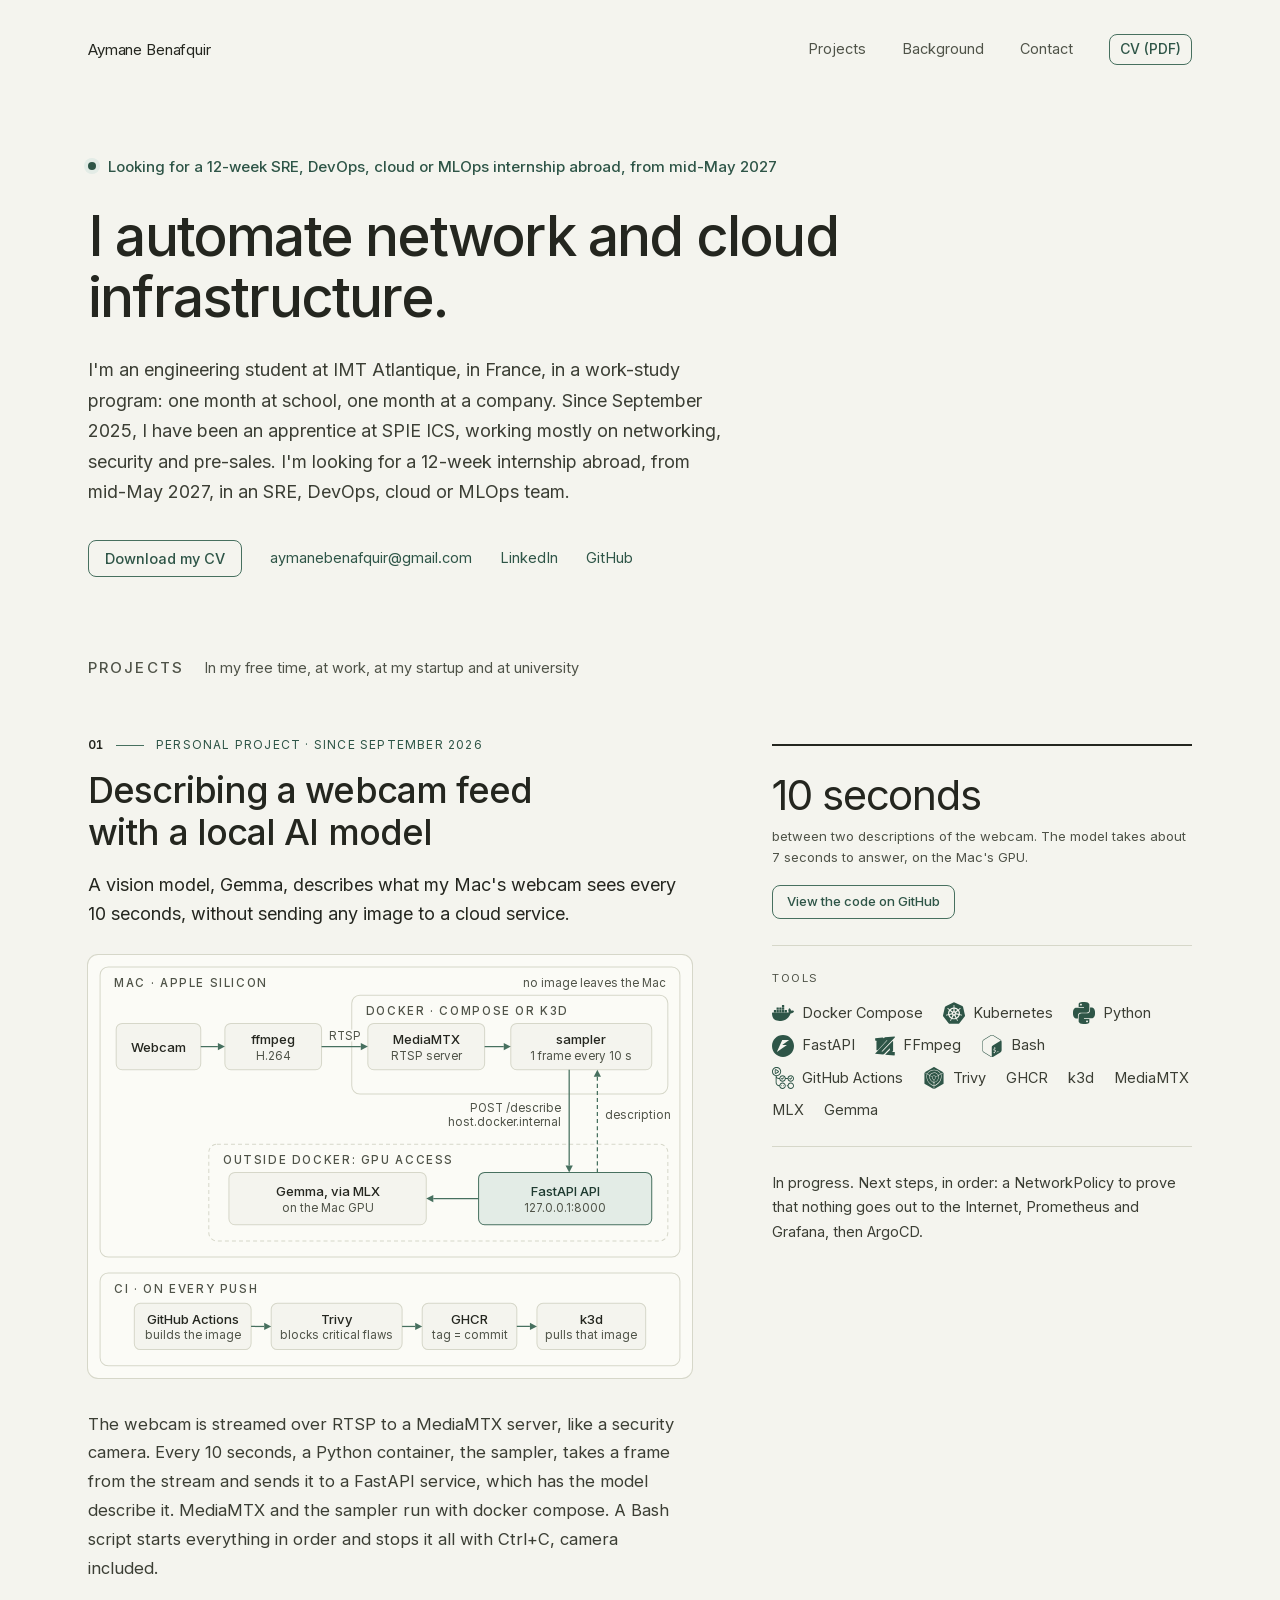
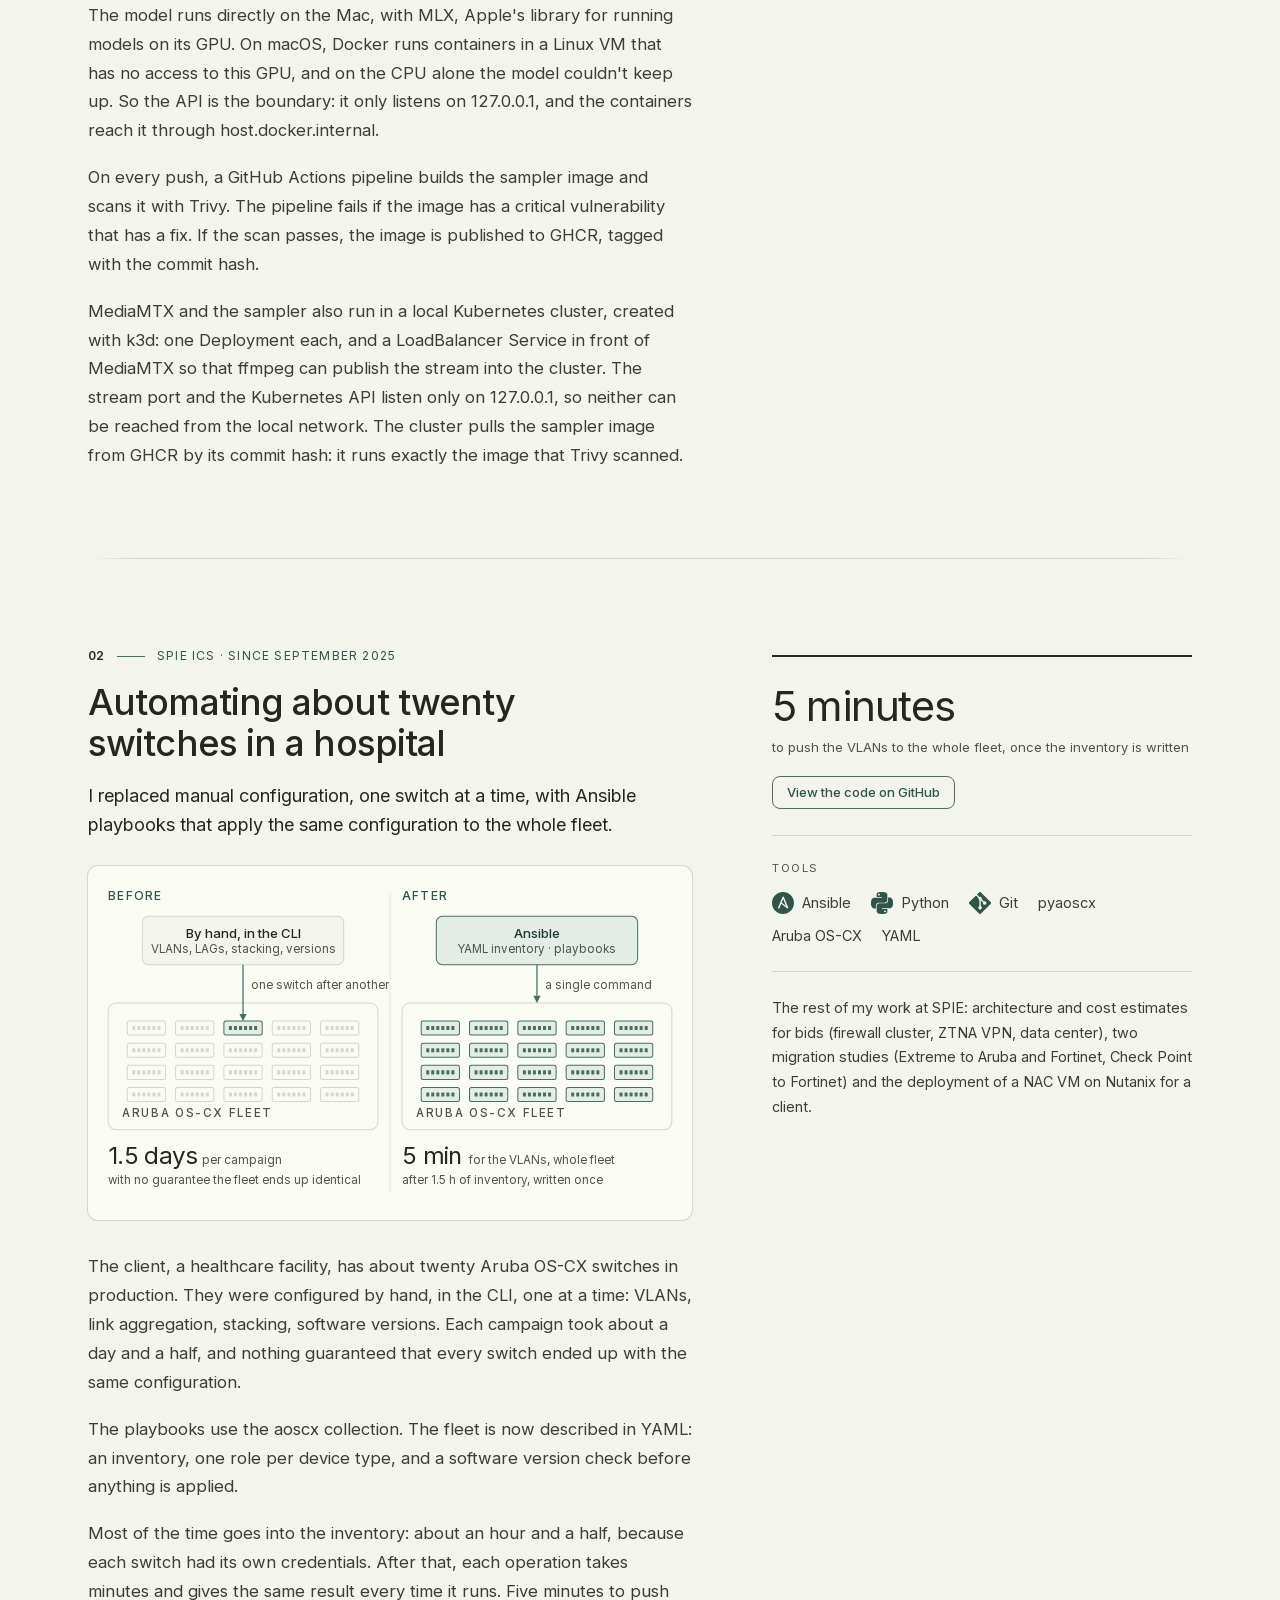
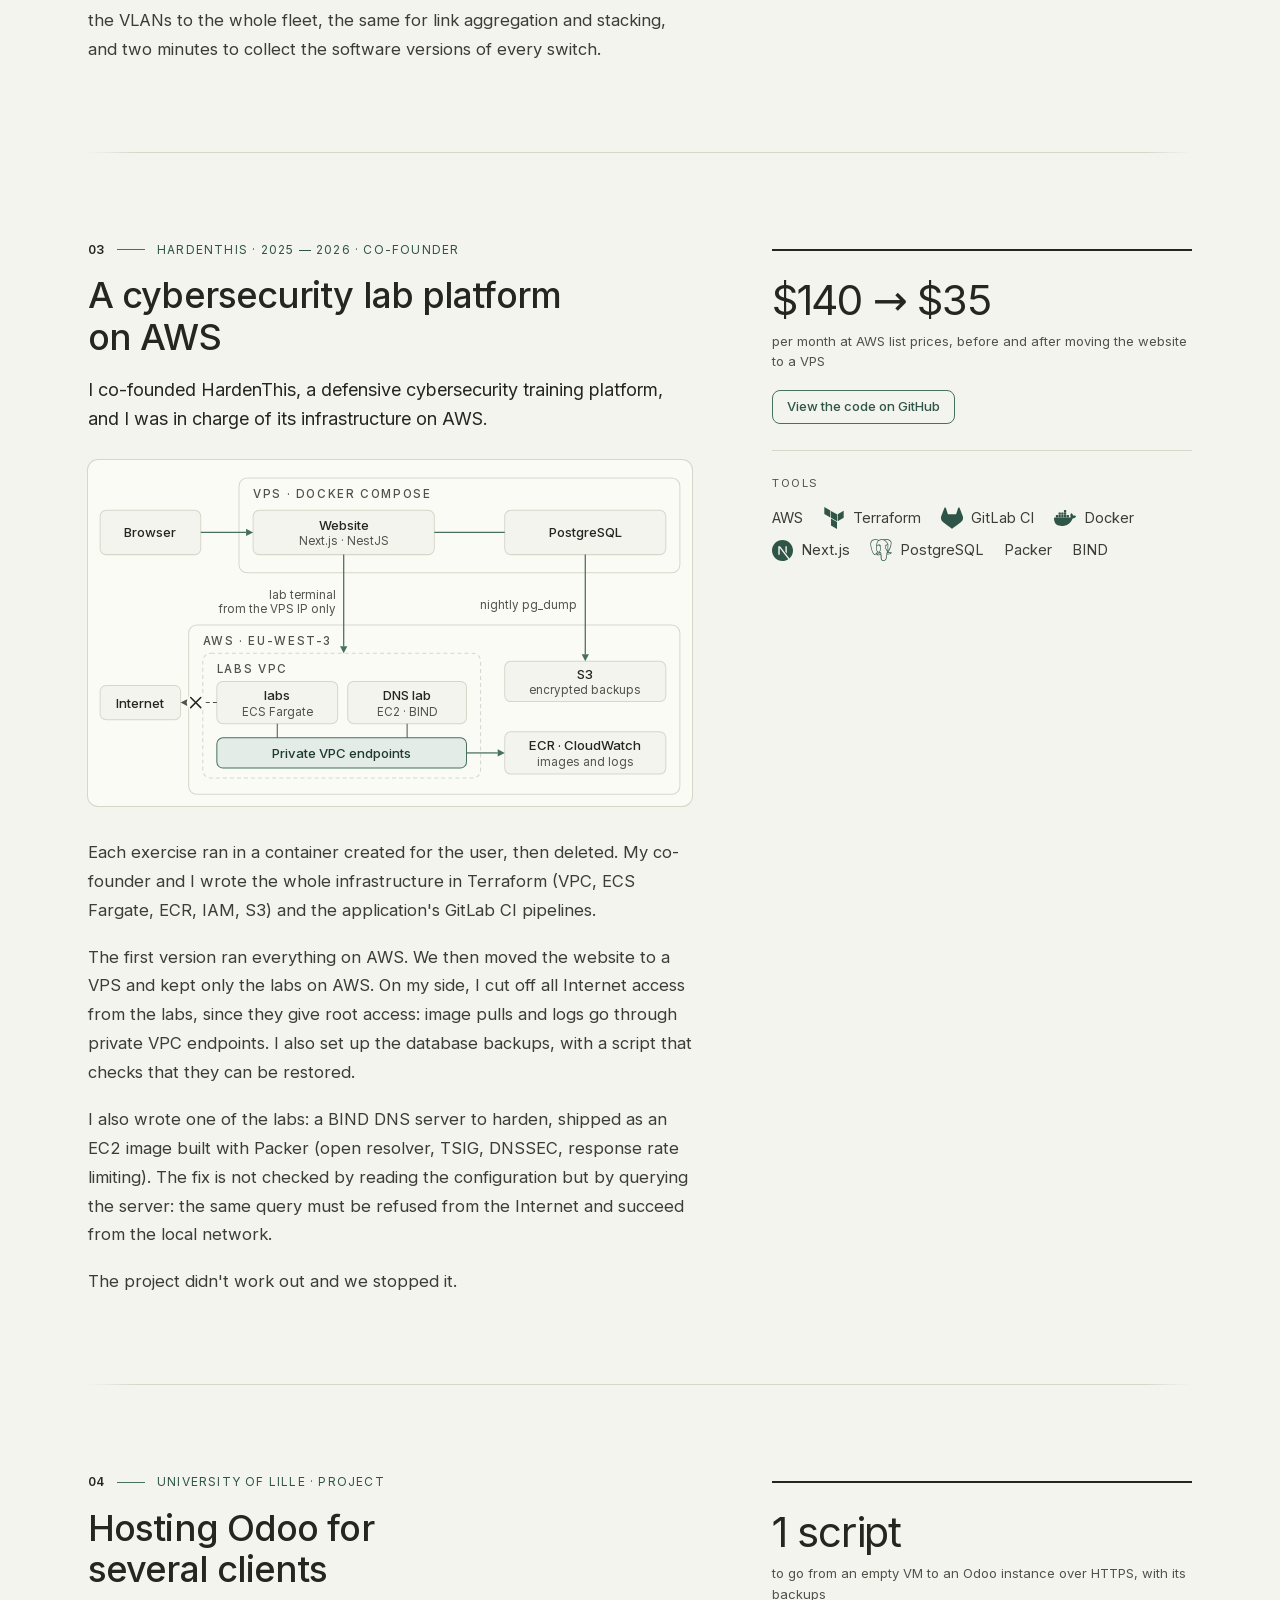
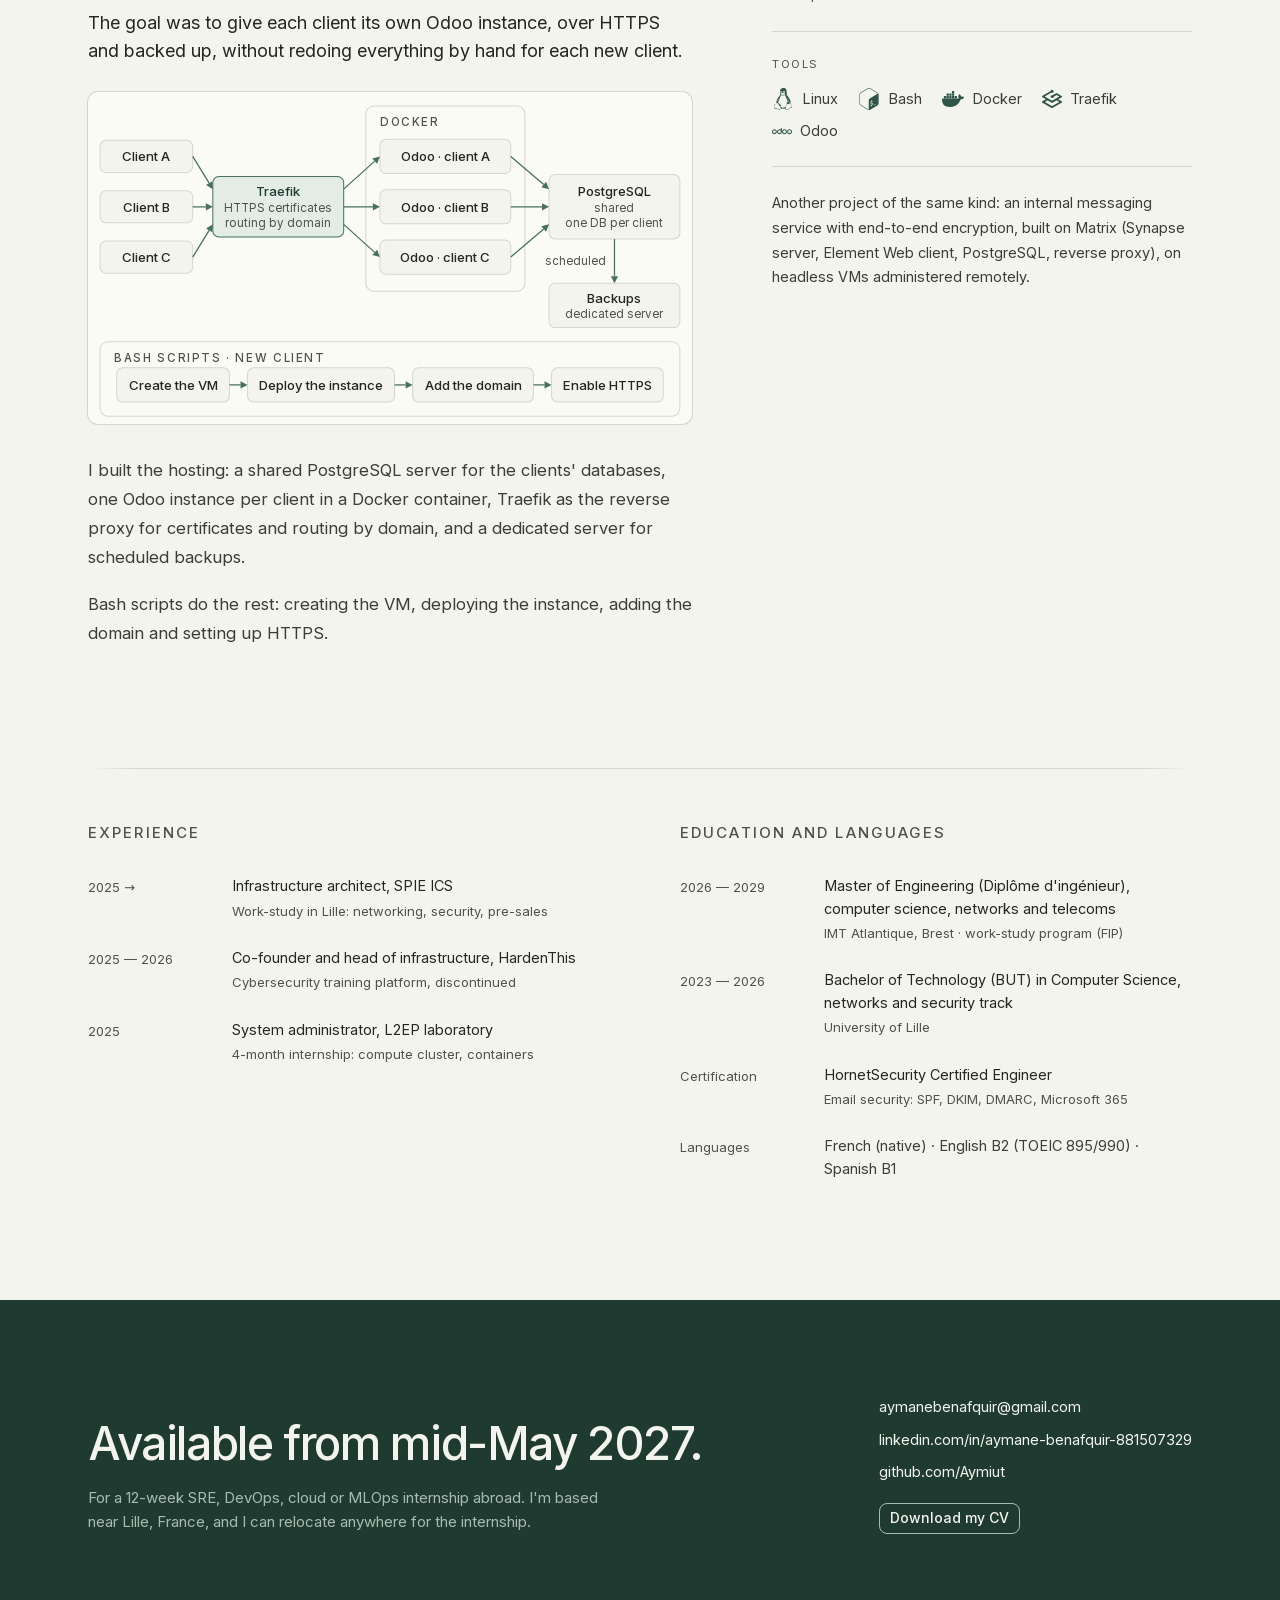
<file: en/index.html>
<!DOCTYPE html><html lang="en"><head><meta charset="utf-8"><meta name="viewport" content="width=device-width, initial-scale=1"><title>Aymane Benafquir · SRE, DevOps, cloud and MLOps internship</title><meta name="description" content="Engineering student at IMT Atlantique, France, looking for a 12-week SRE, DevOps, cloud or MLOps internship abroad from mid-May 2027. Terraform, Ansible, Docker, AWS, GitLab CI."><meta name="author" content="Aymane Benafquir"><meta name="theme-color" content="#f4f4ee"><link rel="canonical" href="https://aymiut.github.io/en/"><link rel="alternate" hreflang="fr" href="https://aymiut.github.io/"><link rel="alternate" hreflang="en" href="https://aymiut.github.io/en/"><link rel="alternate" hreflang="x-default" href="https://aymiut.github.io/"><meta property="og:type" content="profile"><meta property="og:title" content="Aymane Benafquir · SRE, DevOps, cloud and MLOps internship"><meta property="og:description" content="Engineering student at IMT Atlantique, France, looking for a 12-week SRE, DevOps, cloud or MLOps internship abroad from mid-May 2027. Terraform, Ansible, Docker, AWS, GitLab CI."><meta property="og:locale" content="en_US"><meta property="og:locale:alternate" content="fr_FR"><meta property="og:url" content="https://aymiut.github.io/en/"><link rel="icon" href="/favicon.svg" type="image/svg+xml"><style>@font-face{font-family:Inter-323dec1836a61db6;src:url("/_astro/fonts/e868cdf4720e9ea5.woff2") format("woff2");font-display:swap;unicode-range:U+0000-00FF,U+0131,U+0152-0153,U+02BB-02BC,U+02C6,U+02DA,U+02DC,U+0304,U+0308,U+0329,U+2000-206F,U+20AC,U+2122,U+2191,U+2193,U+2212,U+2215,U+FEFF,U+FFFD;font-weight:100 900;font-style:normal;}@font-face{font-family:"Inter-323dec1836a61db6 fallback: Arial";src:local("Arial");font-display:swap;font-weight:100 900;font-style:normal;size-adjust:107.1194%;ascent-override:90.4365%;descent-override:22.518%;line-gap-override:0%;}:root{--font-inter:Inter-323dec1836a61db6,"Inter-323dec1836a61db6 fallback: Arial",system-ui,-apple-system,"Segoe UI",sans-serif;}</style><link rel="preload" href="/_astro/fonts/e868cdf4720e9ea5.woff2" as="font" type="font/woff2" crossorigin><script type="application/ld+json">{"@context":"https://schema.org","@type":"Person","name":"Aymane Benafquir","jobTitle":"Engineering student, DevOps and cloud","description":"Engineering student at IMT Atlantique, France, looking for a 12-week SRE, DevOps, cloud or MLOps internship abroad from mid-May 2027. Terraform, Ansible, Docker, AWS, GitLab CI.","email":"mailto:aymanebenafquir@gmail.com","url":"https://aymiut.github.io/en/","sameAs":["https://www.linkedin.com/in/aymane-benafquir-881507329","https://github.com/Aymiut"],"worksFor":{"@type":"Organization","name":"SPIE ICS"},"alumniOf":[{"@type":"CollegeOrUniversity","name":"IMT Atlantique"},{"@type":"CollegeOrUniversity","name":"University of Lille"}],"knowsAbout":["DevOps","AWS cloud","Network infrastructure","Ansible","Terraform","Docker","Linux"]}</script><style>:root{color-scheme:light;--ground:#f4f4ee;--surface:#fbfbf6;--ink:#24261f;--body:#3b3e34;--muted:#4f5348;--rule:#d6d7c9;--rule-light:#e3e4d9;--accent:#2e5547;--accent-line:#47705f;--accent-tint:#e3ece6;--accent-tint-strong:#cfddd5;--accent-press:#1f3b31;--band:#1f3b31;--on-band:#f4f4ee;--on-band-muted:#a9bbb0;--on-band-hover:#f4f4ee14;--on-band-press:#f4f4ee29;--font-sans:var(--font-inter);--font-mono:ui-monospace, Menlo, Consolas, monospace;--fs-hero:clamp(36px, 5vw, 56px);--fs-h2:clamp(32px, 4.4vw, 46px);--fs-h3:clamp(26px, 3.4vw, 36px);--fs-stat:42px;--fs-lead:18px;--fs-body:16.5px;--fs-base:15px;--fs-item:14.5px;--fs-small:14.5px;--fs-xs:13px;--fs-eyebrow:12px;--fs-label:11.5px;--ls-hero:-.032em;--ls-tight:-.03em;--ls-h3:-.025em;--ls-title:-.015em;--ls-eyebrow:.1em;--ls-label:.14em;--page-max:1280px;--gutter:88px;--col-gap:80px;--aside-width:420px;--space-hero:56px;--space-band:96px;--space-section:120px;--space-work:80px;--space-case-gap:88px;--space-footer-top:130px;--space-footer-bottom:110px;--radius:8px;--radius-frame:10px;--radius-slot:6px;--rule-fade:48px}@media (width<=1100px){:root{--gutter:40px;--col-gap:56px;--space-hero:48px;--space-band:72px;--space-section:88px;--space-work:64px;--space-case-gap:64px;--space-footer-top:96px;--space-footer-bottom:72px;--rule-fade:24px}}@media (width<=640px){:root{--gutter:24px;--space-case-gap:56px}}*,:before,:after{box-sizing:border-box}html{-webkit-text-size-adjust:100%}@media (prefers-reduced-motion:no-preference){html{scroll-behavior:smooth}}body{background:var(--ground);color:var(--ink);font-family:var(--font-sans);font-size:var(--fs-base);-webkit-font-smoothing:antialiased;-moz-osx-font-smoothing:grayscale;margin:0;line-height:1.55}h1,h2,h3,h4{letter-spacing:var(--ls-title);margin:0;font-weight:500;line-height:1.12}p,figure,ul,ol{margin:0}img,svg{max-width:100%;display:block}a{color:var(--accent);text-underline-offset:3px;text-decoration:none}a:hover{color:var(--accent-line)}a:active{color:var(--accent-press)}:focus{outline:none}:focus-visible{outline:2px solid var(--accent);outline-offset:2px}::selection{background:#2e554738}.button{border:1px solid var(--accent-line);border-radius:var(--radius);color:var(--accent);font:500 14px/1.2 var(--font-sans);cursor:pointer;background:0 0;justify-content:center;align-items:center;gap:6px;padding:6px 10px;display:inline-flex}.button:hover{background:var(--accent-tint);border-color:var(--accent);color:var(--accent)}.button:active{background:var(--accent-tint-strong);color:var(--accent-press)}.shell{width:100%;max-width:var(--page-max);padding-inline:var(--gutter);margin-inline:auto}.rule{background:linear-gradient(to right, transparent, var(--rule) var(--rule-fade), var(--rule) calc(100% - var(--rule-fade)), transparent);border:0;height:1px}.logo-ink{filter:grayscale()contrast(1.05);opacity:.78;mix-blend-mode:multiply}.slot{border:1px dashed var(--rule);border-radius:var(--radius-slot);width:100%;height:100%;color:var(--muted);font:400 10.5px/1.35 var(--font-mono);text-align:center;background:repeating-linear-gradient(135deg,#2e55470d 0 6px,#0000 6px 12px);justify-content:center;align-items:center;padding:4px;display:flex}.logo-ink{object-fit:contain;width:auto;max-width:100%;height:auto;max-height:100%}.timeline__title[data-astro-cid-iuxs3ju7]{color:var(--muted);font-size:var(--fs-base);letter-spacing:var(--ls-label);text-transform:uppercase;margin-bottom:34px}.timeline__list[data-astro-cid-iuxs3ju7]{flex-direction:column;gap:26px;padding:0;list-style:none;display:flex}.timeline__row[data-astro-cid-iuxs3ju7]{font-size:var(--fs-item);grid-template-columns:120px 1fr;gap:24px;display:grid}.timeline__date[data-astro-cid-iuxs3ju7]{color:var(--muted);font-size:var(--fs-xs);padding-top:2px}.timeline__detail[data-astro-cid-iuxs3ju7]{color:var(--muted);font-size:var(--fs-xs);margin-top:3px}.timeline__plain[data-astro-cid-iuxs3ju7]{color:var(--body)}@media (width<=640px){.timeline__row[data-astro-cid-iuxs3ju7]{grid-template-columns:1fr;gap:6px}.timeline__date[data-astro-cid-iuxs3ju7]{padding-top:0}}.background[data-astro-cid-ten37dqi]{padding-top:var(--space-section);scroll-margin-top:32px}.background__grid[data-astro-cid-ten37dqi]{gap:var(--col-gap);grid-template-columns:1fr 1fr;padding-top:56px;display:grid}@media (width<=900px){.background__grid[data-astro-cid-ten37dqi]{grid-template-columns:1fr;gap:48px}}.contact[data-astro-cid-ubqjqawr]{margin-top:var(--space-section);padding-block:var(--space-band) var(--space-footer-bottom);background:var(--band);color:var(--on-band);scroll-margin-top:0}.contact[data-astro-cid-ubqjqawr] [data-astro-cid-ubqjqawr]::selection{background:#f4f4ee3d}.contact[data-astro-cid-ubqjqawr] [data-astro-cid-ubqjqawr]:focus-visible{outline-color:var(--on-band)}.contact__grid[data-astro-cid-ubqjqawr]{grid-template-columns:1fr auto;align-items:end;gap:64px;display:grid}.contact__title[data-astro-cid-ubqjqawr]{max-width:20ch;font-size:var(--fs-h2);letter-spacing:var(--ls-tight);text-wrap:pretty;margin-bottom:18px;line-height:1.1}.contact__subtitle[data-astro-cid-ubqjqawr]{max-width:60ch;color:var(--on-band-muted);font-size:var(--fs-base);line-height:1.6}.contact__links[data-astro-cid-ubqjqawr]{font-size:var(--fs-item);flex-direction:column;align-items:flex-start;gap:10px;display:flex}.contact__links[data-astro-cid-ubqjqawr] a[data-astro-cid-ubqjqawr]{color:var(--on-band)}.contact__links[data-astro-cid-ubqjqawr] a[data-astro-cid-ubqjqawr]:hover{color:var(--on-band);text-decoration:underline}.contact__cv[data-astro-cid-ubqjqawr]{border-color:var(--on-band-muted);margin-top:10px}.contact__links[data-astro-cid-ubqjqawr] .contact__cv[data-astro-cid-ubqjqawr]:hover{background:var(--on-band-hover);border-color:var(--on-band);text-decoration:none}.contact__links[data-astro-cid-ubqjqawr] .contact__cv[data-astro-cid-ubqjqawr]:active{background:var(--on-band-press)}@media (width<=900px){.contact__grid[data-astro-cid-ubqjqawr]{grid-template-columns:1fr;align-items:start;gap:40px}}.hero[data-astro-cid-ge2uvauf]{padding-top:var(--space-hero)}.hero__inner[data-astro-cid-ge2uvauf]{max-width:960px}.hero__status[data-astro-cid-ge2uvauf]{color:var(--accent);font-size:var(--fs-base);text-wrap:pretty;align-items:flex-start;gap:12px;margin-bottom:28px;font-weight:500;display:flex}.hero__status[data-astro-cid-ge2uvauf]:before{content:"";background:var(--accent);width:8px;height:8px;box-shadow:0 0 0 4px var(--accent-tint);border-radius:50%;flex:none;margin-top:calc(.775em - 4px)}.hero__title[data-astro-cid-ge2uvauf]{font-size:var(--fs-hero);letter-spacing:var(--ls-hero);text-wrap:pretty;line-height:1.08}.hero__lead[data-astro-cid-ge2uvauf]{max-width:60ch;color:var(--body);font-size:var(--fs-lead);text-wrap:pretty;margin-top:28px;line-height:1.7}.hero__actions[data-astro-cid-ge2uvauf]{font-size:var(--fs-item);flex-wrap:wrap;align-items:center;gap:12px 28px;margin-top:32px;display:flex}.hero__cv[data-astro-cid-ge2uvauf]{font-size:var(--fs-item);padding:9px 16px}@media (width<=1100px){.hero__status[data-astro-cid-ge2uvauf]{margin-bottom:22px}.hero__lead[data-astro-cid-ge2uvauf]{margin-top:22px}}.site-header[data-astro-cid-fzpbxy5g]{align-items:center;gap:36px;padding-block:34px;display:flex}.site-header__name[data-astro-cid-fzpbxy5g]{font-size:var(--fs-base);letter-spacing:-.01em;margin-right:auto}.site-header__nav[data-astro-cid-fzpbxy5g]{font-size:var(--fs-small);align-items:center;gap:36px;display:flex}.site-header__link[data-astro-cid-fzpbxy5g]{color:var(--muted)}.site-header__link[data-astro-cid-fzpbxy5g]:hover{color:var(--accent)}@media (width<=700px){.site-header[data-astro-cid-fzpbxy5g]{flex-wrap:wrap;gap:16px 24px;padding-block:24px}.site-header__name[data-astro-cid-fzpbxy5g]{flex:1 0 100%;margin-right:0}.site-header__nav[data-astro-cid-fzpbxy5g]{gap:20px;margin-right:auto}}.tool-icon[data-astro-cid-k4aetswt]{color:var(--accent);display:inline-flex}.tool-icon[data-astro-cid-k4aetswt] svg{width:auto;height:var(--tool-icon-height)}.case[data-astro-cid-p5wr5ghm]{grid-template-columns:1fr var(--aside-width);column-gap:var(--col-gap);grid-template-rows:auto 1fr;grid-template-areas:"head aside""body aside";display:grid}.case__head[data-astro-cid-p5wr5ghm]{grid-area:head}.case__body[data-astro-cid-p5wr5ghm]{grid-area:body;min-width:0}.case__aside[data-astro-cid-p5wr5ghm]{grid-area:aside;align-self:start;padding-top:8px;position:sticky;top:32px}.case__eyebrow[data-astro-cid-p5wr5ghm]{color:var(--accent);font-size:var(--fs-eyebrow);letter-spacing:var(--ls-eyebrow);text-transform:uppercase;flex-wrap:wrap;align-items:center;gap:6px 12px;margin-bottom:16px;display:flex}.case__index[data-astro-cid-p5wr5ghm]{color:var(--ink);font-variant-numeric:tabular-nums;letter-spacing:.04em;align-items:center;gap:12px;font-weight:600;display:inline-flex}.case__index[data-astro-cid-p5wr5ghm]:after{content:"";background:var(--accent-line);width:28px;height:1px}.case__title[data-astro-cid-p5wr5ghm]{max-width:22ch;font-size:var(--fs-h3);letter-spacing:var(--ls-h3);text-wrap:pretty;margin-bottom:18px;line-height:1.15}.case__summary[data-astro-cid-p5wr5ghm]{max-width:58ch;color:var(--ink);font-size:var(--fs-lead);text-wrap:pretty;margin-bottom:26px;line-height:1.6}.case__text[data-astro-cid-p5wr5ghm]{max-width:62ch;color:var(--body);font-size:var(--fs-body);line-height:1.75}.case__text[data-astro-cid-p5wr5ghm]+.case__text[data-astro-cid-p5wr5ghm]{margin-top:18px}.case__block[data-astro-cid-p5wr5ghm]{border-top:1px solid var(--rule);padding:24px 0}.case__block[data-astro-cid-p5wr5ghm]:last-child{padding-bottom:0}.case__block--stat[data-astro-cid-p5wr5ghm]{border-top:2px solid var(--ink);padding:28px 0 26px}.case__stat[data-astro-cid-p5wr5ghm]{font-size:var(--fs-stat);letter-spacing:var(--ls-tight);line-height:1}.case__stat-caption[data-astro-cid-p5wr5ghm]{color:var(--muted);font-size:var(--fs-xs);margin-top:10px;line-height:1.6}.case__code[data-astro-cid-p5wr5ghm]{font-size:var(--fs-xs);margin-top:18px;padding:8px 14px}.case__label[data-astro-cid-p5wr5ghm]{color:var(--muted);font-size:var(--fs-label);letter-spacing:var(--ls-label);text-transform:uppercase;margin-bottom:14px}.case__tools[data-astro-cid-p5wr5ghm]{flex-wrap:wrap;align-items:center;gap:10px 20px;padding:0;list-style:none;display:flex}.case__tool[data-astro-cid-p5wr5ghm]{align-items:center;gap:8px;display:inline-flex}.case__tool-name[data-astro-cid-p5wr5ghm]{color:var(--body);font-size:var(--fs-item)}.case__note[data-astro-cid-p5wr5ghm]{color:var(--body);font-size:var(--fs-small);line-height:1.7}.case__shot[data-astro-cid-p5wr5ghm]{border-radius:var(--radius-frame);background:var(--surface);height:210px;box-shadow:0 0 0 1px var(--rule);overflow:hidden}.case__shot[data-astro-cid-p5wr5ghm] img{object-fit:cover;width:100%;height:100%}.case__diagram[data-astro-cid-p5wr5ghm]{border-radius:var(--radius-frame);background:var(--surface);max-width:640px;box-shadow:0 0 0 1px var(--rule);margin-bottom:32px;overflow-x:auto}.case__diagram[data-astro-cid-p5wr5ghm] svg{width:100%;height:auto}.case__diagram[data-astro-cid-p5wr5ghm] .dg-group{fill:none;stroke:var(--rule)}.case__diagram[data-astro-cid-p5wr5ghm] .dg-group--dashed{stroke-dasharray:4 3}.case__diagram[data-astro-cid-p5wr5ghm] .dg-glabel{fill:var(--muted);font-size:var(--fs-label);letter-spacing:var(--ls-label);font-weight:500}.case__diagram[data-astro-cid-p5wr5ghm] .dg-eyebrow{fill:var(--accent);font-size:var(--fs-eyebrow);letter-spacing:var(--ls-eyebrow);font-weight:500}.case__diagram[data-astro-cid-p5wr5ghm] .dg-node{fill:var(--ground);stroke:var(--rule)}.case__diagram[data-astro-cid-p5wr5ghm] .dg-node--key{fill:var(--accent-tint);stroke:var(--accent-line)}.case__diagram[data-astro-cid-p5wr5ghm] .dg-name{fill:var(--ink);font-size:var(--fs-xs);font-weight:500}.case__diagram[data-astro-cid-p5wr5ghm] .dg-name--key{fill:var(--accent-press)}.case__diagram[data-astro-cid-p5wr5ghm] .dg-sub,.case__diagram[data-astro-cid-p5wr5ghm] .dg-note{fill:var(--muted);font-size:var(--fs-label)}.case__diagram[data-astro-cid-p5wr5ghm] .dg-big{fill:var(--ink);letter-spacing:var(--ls-tight);font-size:24px}.case__diagram[data-astro-cid-p5wr5ghm] .dg-edge{fill:none;stroke:var(--accent-line);stroke-width:1.25px}.case__diagram[data-astro-cid-p5wr5ghm] .dg-edge--dashed{stroke-dasharray:4 3}.case__diagram[data-astro-cid-p5wr5ghm] .dg-edge--muted{stroke:var(--muted);stroke-width:1px}.case__diagram[data-astro-cid-p5wr5ghm] .dg-head{fill:var(--accent-line)}.case__diagram[data-astro-cid-p5wr5ghm] .dg-head--muted{fill:var(--muted)}.case__diagram[data-astro-cid-p5wr5ghm] .dg-elabel{fill:var(--muted);font-size:var(--fs-label);paint-order:stroke;stroke:var(--surface);stroke-width:4px;stroke-linejoin:round}.case__diagram[data-astro-cid-p5wr5ghm] .dg-knock{fill:var(--surface)}.case__diagram[data-astro-cid-p5wr5ghm] .dg-cross{stroke:var(--ink);stroke-width:1.5px;stroke-linecap:round}.case__diagram[data-astro-cid-p5wr5ghm] .dg-divider{stroke:var(--rule-light)}.case__diagram[data-astro-cid-p5wr5ghm] .dg-switch .dg-box{fill:none;stroke:var(--rule)}.case__diagram[data-astro-cid-p5wr5ghm] .dg-switch .dg-port{fill:var(--rule);stroke:none}.case__diagram[data-astro-cid-p5wr5ghm] .dg-switch--on .dg-box{fill:var(--accent-tint);stroke:var(--accent-line)}.case__diagram[data-astro-cid-p5wr5ghm] .dg-switch--on .dg-port{fill:var(--accent-line)}@media (width<=1100px){.case[data-astro-cid-p5wr5ghm]{grid-template:"head""aside""body"/1fr}.case__aside[data-astro-cid-p5wr5ghm]{max-width:520px;margin-bottom:36px;padding-top:0;position:static}}@supports (animation-timeline:view()){@media (prefers-reduced-motion:no-preference){.case__diagram[data-astro-cid-p5wr5ghm]{view-timeline:--diagram block}.case__diagram[data-astro-cid-p5wr5ghm] [pathLength]{stroke-dasharray:1;animation:linear both diagram-draw}.case__diagram[data-astro-cid-p5wr5ghm] :is(.dg-head,.dg-elabel,.dg-edge--dashed,.dg-cross,.dg-knock){animation:linear both diagram-fade}.case__diagram[data-astro-cid-p5wr5ghm] .dg-switch--batch .dg-box{animation:linear both diagram-light-box}.case__diagram[data-astro-cid-p5wr5ghm] .dg-switch--batch .dg-port{animation:linear both diagram-light-port}.case__diagram[data-astro-cid-p5wr5ghm] svg [pathLength]{animation-timeline:--diagram;animation-range:entry entry 85%}.case__diagram[data-astro-cid-p5wr5ghm] svg :is(.dg-head,.dg-elabel,.dg-edge--dashed,.dg-cross,.dg-knock){animation-timeline:--diagram;animation-range:entry 55% entry 95%}.case__diagram[data-astro-cid-p5wr5ghm] svg .dg-switch--batch :is(.dg-box,.dg-port){animation-timeline:--diagram;animation-range:entry 85%}}}@keyframes diagram-draw{0%{stroke-dashoffset:1px}to{stroke-dashoffset:0}}@keyframes diagram-fade{0%{opacity:0}}@keyframes diagram-light-box{0%{fill:#0000;stroke:var(--rule)}}@keyframes diagram-light-port{0%{fill:var(--rule)}}@media (width<=640px){.case__diagram[data-astro-cid-p5wr5ghm]{box-shadow:inset 0 0 0 1px var(--rule);mask-image:linear-gradient(to left, transparent, #000 var(--diagram-fade))}.case__diagram[data-astro-cid-p5wr5ghm] svg{width:max(520px,100%);max-width:none}}@supports (animation-timeline:scroll()){@media (width<=640px){.case__diagram[data-astro-cid-p5wr5ghm]{animation:linear both diagram-scroll-hint}figure[data-astro-cid-p5wr5ghm].case__diagram{animation-timeline:scroll(self inline)}}}@property --diagram-fade{syntax:"<length>";inherits:false;initial-value:0}@keyframes diagram-scroll-hint{0%{--diagram-fade:56px}to{--diagram-fade:0px}}.work[data-astro-cid-2bvzee3v]{padding-top:var(--space-work);scroll-margin-top:32px}.work__head[data-astro-cid-2bvzee3v]{align-items:baseline;gap:20px;margin-bottom:56px;display:flex}.work__title[data-astro-cid-2bvzee3v]{color:var(--muted);font-size:var(--fs-base);letter-spacing:var(--ls-label);text-transform:uppercase}.work__gloss[data-astro-cid-2bvzee3v]{color:var(--muted);font-size:var(--fs-small)}.work__list[data-astro-cid-2bvzee3v]{gap:var(--space-case-gap);flex-direction:column;display:flex}@media (width<=700px){.work__head[data-astro-cid-2bvzee3v]{flex-direction:column;gap:10px;margin-bottom:48px}}
</style></head><body><header class="site-header shell" data-astro-cid-fzpbxy5g><span class="site-header__name" data-astro-cid-fzpbxy5g>Aymane Benafquir</span><nav class="site-header__nav" aria-label="Page sections" data-astro-cid-fzpbxy5g><a class="site-header__link" href="#projects" data-astro-cid-fzpbxy5g>Projects</a><a class="site-header__link" href="#background" data-astro-cid-fzpbxy5g>Background</a><a class="site-header__link" href="#contact" data-astro-cid-fzpbxy5g>Contact</a></nav><a class="button" href="/cv/aymane-benafquir-en.pdf" target="_blank" rel="noopener" data-astro-cid-fzpbxy5g>CV (PDF)</a></header><main><section class="hero shell" aria-labelledby="hero-title" data-astro-cid-ge2uvauf><div class="hero__inner" data-astro-cid-ge2uvauf><p class="hero__status" data-astro-cid-ge2uvauf>Looking for a 12-⁠week SRE, DevOps, cloud or MLOps internship abroad, from mid-⁠May 2027</p><h1 class="hero__title" id="hero-title" data-astro-cid-ge2uvauf>I automate network and cloud infrastructure.</h1><p class="hero__lead" data-astro-cid-ge2uvauf>I&#39;m an engineering student at IMT Atlantique, in France, in a work-study program: one month at school, one month at a company. Since September 2025, I have been an apprentice at SPIE ICS, working mostly on networking, security and pre-sales. I&#39;m looking for a 12-⁠week internship abroad, from mid-⁠May 2027, in an SRE, DevOps, cloud or MLOps team.</p><!-- Ce qu'un recruteur cherche en arrivant : le CV, le code, un moyen de répondre. --><div class="hero__actions" data-astro-cid-ge2uvauf><a class="button hero__cv" href="/cv/aymane-benafquir-en.pdf" target="_blank" rel="noopener" data-astro-cid-ge2uvauf>Download my CV</a><a href="mailto:aymanebenafquir@gmail.com" data-astro-cid-ge2uvauf>aymanebenafquir@gmail.com</a><a href="https://www.linkedin.com/in/aymane-benafquir-881507329" target="_blank" rel="noopener" data-astro-cid-ge2uvauf>LinkedIn</a><a href="https://github.com/Aymiut" target="_blank" rel="noopener" data-astro-cid-ge2uvauf>GitHub</a></div></div></section><section class="work shell" id="projects" aria-labelledby="work-title" data-astro-cid-2bvzee3v><div class="work__head" data-astro-cid-2bvzee3v><h2 class="work__title" id="work-title" data-astro-cid-2bvzee3v>Projects</h2><p class="work__gloss" data-astro-cid-2bvzee3v>In my free time, at work, at my startup and at university</p></div><div class="work__list" data-astro-cid-2bvzee3v><!-- Trois zones : l'en-tête et le résumé, la colonne du chiffre, puis le détail. Sur grand écran
     la colonne du chiffre est à droite du texte ; en une colonne, elle passe avant le détail pour
     qu'un lecteur pressé ait le chiffre, le code et les outils sans lire les paragraphes. --><article class="case" data-astro-cid-p5wr5ghm><header class="case__head" data-astro-cid-p5wr5ghm><p class="case__eyebrow" data-astro-cid-p5wr5ghm><span class="case__index" data-astro-cid-p5wr5ghm>01</span>Personal project · since September 2026</p><h3 class="case__title" data-astro-cid-p5wr5ghm>Describing a webcam feed with a local AI model</h3><p class="case__summary" data-astro-cid-p5wr5ghm>A vision model, Gemma, describes what my Mac&#39;s webcam sees every 10 seconds, without sending any image to a cloud service.</p></header><div class="case__aside" data-astro-cid-p5wr5ghm><div class="case__block case__block--stat" data-astro-cid-p5wr5ghm><p class="case__stat" data-astro-cid-p5wr5ghm>10 seconds</p><p class="case__stat-caption" data-astro-cid-p5wr5ghm>between two descriptions of the webcam. The model takes about 7 seconds to answer, on the Mac&#39;s GPU.</p><a class="button case__code" href="https://github.com/Aymiut/local-vision-assistant" target="_blank" rel="noopener" data-astro-cid-p5wr5ghm>View the code on GitHub</a></div><div class="case__block" data-astro-cid-p5wr5ghm><p class="case__label" data-astro-cid-p5wr5ghm>Tools</p><ul class="case__tools" data-astro-cid-p5wr5ghm><li class="case__tool" data-astro-cid-p5wr5ghm><span class="tool-icon" style="--tool-icon-height: 22px" data-astro-cid-k4aetswt><svg fill="currentColor" role="img" viewBox="0 0 24 24" xmlns="http://www.w3.org/2000/svg"><title>Docker Compose</title><path d="M13.983 11.078h2.119a.186.186 0 00.186-.185V9.006a.186.186 0 00-.186-.186h-2.119a.185.185 0 00-.185.185v1.888c0 .102.083.185.185.185m-2.954-5.43h2.118a.186.186 0 00.186-.186V3.574a.186.186 0 00-.186-.185h-2.118a.185.185 0 00-.185.185v1.888c0 .102.082.185.185.185m0 2.716h2.118a.187.187 0 00.186-.186V6.29a.186.186 0 00-.186-.185h-2.118a.185.185 0 00-.185.185v1.887c0 .102.082.185.185.186m-2.93 0h2.12a.186.186 0 00.184-.186V6.29a.185.185 0 00-.185-.185H8.1a.185.185 0 00-.185.185v1.887c0 .102.083.185.185.186m-2.964 0h2.119a.186.186 0 00.185-.186V6.29a.185.185 0 00-.185-.185H5.136a.186.186 0 00-.186.185v1.887c0 .102.084.185.186.186m5.893 2.715h2.118a.186.186 0 00.186-.185V9.006a.186.186 0 00-.186-.186h-2.118a.185.185 0 00-.185.185v1.888c0 .102.082.185.185.185m-2.93 0h2.12a.185.185 0 00.184-.185V9.006a.185.185 0 00-.184-.186h-2.12a.185.185 0 00-.184.185v1.888c0 .102.083.185.185.185m-2.964 0h2.119a.185.185 0 00.185-.185V9.006a.185.185 0 00-.184-.186h-2.12a.186.186 0 00-.186.186v1.887c0 .102.084.185.186.185m-2.92 0h2.12a.185.185 0 00.184-.185V9.006a.185.185 0 00-.184-.186h-2.12a.185.185 0 00-.184.185v1.888c0 .102.082.185.185.185M23.763 9.89c-.065-.051-.672-.51-1.954-.51-.338.001-.676.03-1.01.087-.248-1.7-1.653-2.53-1.716-2.566l-.344-.199-.226.327c-.284.438-.49.922-.612 1.43-.23.97-.09 1.882.403 2.661-.595.332-1.55.413-1.744.42H.751a.751.751 0 00-.75.748 11.376 11.376 0 00.692 4.062c.545 1.428 1.355 2.48 2.41 3.124 1.18.723 3.1 1.137 5.275 1.137.983.003 1.963-.086 2.93-.266a12.248 12.248 0 003.823-1.389c.98-.567 1.86-1.288 2.61-2.136 1.252-1.418 1.998-2.997 2.553-4.4h.221c1.372 0 2.215-.549 2.68-1.009.309-.293.55-.65.707-1.046l.098-.288Z"/></svg></span><span class="case__tool-name" data-astro-cid-p5wr5ghm>Docker Compose</span></li><li class="case__tool" data-astro-cid-p5wr5ghm><span class="tool-icon" style="--tool-icon-height: 22px" data-astro-cid-k4aetswt><svg fill="currentColor" role="img" viewBox="0 0 24 24" xmlns="http://www.w3.org/2000/svg"><title>Kubernetes</title><path d="M10.204 14.35l.007.01-.999 2.413a5.171 5.171 0 0 1-2.075-2.597l2.578-.437.004.005a.44.44 0 0 1 .484.606zm-.833-2.129a.44.44 0 0 0 .173-.756l.002-.011L7.585 9.7a5.143 5.143 0 0 0-.73 3.255l2.514-.725.002-.009zm1.145-1.98a.44.44 0 0 0 .699-.337l.01-.005.15-2.62a5.144 5.144 0 0 0-3.01 1.442l2.147 1.523.004-.002zm.76 2.75l.723.349.722-.347.18-.78-.5-.623h-.804l-.5.623.179.779zm1.5-3.095a.44.44 0 0 0 .7.336l.008.003 2.134-1.513a5.188 5.188 0 0 0-2.992-1.442l.148 2.615.002.001zm10.876 5.97l-5.773 7.181a1.6 1.6 0 0 1-1.248.594l-9.261.003a1.6 1.6 0 0 1-1.247-.596l-5.776-7.18a1.583 1.583 0 0 1-.307-1.34L2.1 5.573c.108-.47.425-.864.863-1.073L11.305.513a1.606 1.606 0 0 1 1.385 0l8.345 3.985c.438.209.755.604.863 1.073l2.062 8.955c.108.47-.005.963-.308 1.34zm-3.289-2.057c-.042-.01-.103-.026-.145-.034-.174-.033-.315-.025-.479-.038-.35-.037-.638-.067-.895-.148-.105-.04-.18-.165-.216-.216l-.201-.059a6.45 6.45 0 0 0-.105-2.332 6.465 6.465 0 0 0-.936-2.163c.052-.047.15-.133.177-.159.008-.09.001-.183.094-.282.197-.185.444-.338.743-.522.142-.084.273-.137.415-.242.032-.024.076-.062.11-.089.24-.191.295-.52.123-.736-.172-.216-.506-.236-.745-.045-.034.027-.08.062-.111.088-.134.116-.217.23-.33.35-.246.25-.45.458-.673.609-.097.056-.239.037-.303.033l-.19.135a6.545 6.545 0 0 0-4.146-2.003l-.012-.223c-.065-.062-.143-.115-.163-.25-.022-.268.015-.557.057-.905.023-.163.061-.298.068-.475.001-.04-.001-.099-.001-.142 0-.306-.224-.555-.5-.555-.275 0-.499.249-.499.555l.001.014c0 .041-.002.092 0 .128.006.177.044.312.067.475.042.348.078.637.056.906a.545.545 0 0 1-.162.258l-.012.211a6.424 6.424 0 0 0-4.166 2.003 8.373 8.373 0 0 1-.18-.128c-.09.012-.18.04-.297-.029-.223-.15-.427-.358-.673-.608-.113-.12-.195-.234-.329-.349-.03-.026-.077-.062-.111-.088a.594.594 0 0 0-.348-.132.481.481 0 0 0-.398.176c-.172.216-.117.546.123.737l.007.005.104.083c.142.105.272.159.414.242.299.185.546.338.743.522.076.082.09.226.1.288l.16.143a6.462 6.462 0 0 0-1.02 4.506l-.208.06c-.055.072-.133.184-.215.217-.257.081-.546.11-.895.147-.164.014-.305.006-.48.039-.037.007-.09.02-.133.03l-.004.002-.007.002c-.295.071-.484.342-.423.608.061.267.349.429.645.365l.007-.001.01-.003.129-.029c.17-.046.294-.113.448-.172.33-.118.604-.217.87-.256.112-.009.23.069.288.101l.217-.037a6.5 6.5 0 0 0 2.88 3.596l-.09.218c.033.084.069.199.044.282-.097.252-.263.517-.452.813-.091.136-.185.242-.268.399-.02.037-.045.095-.064.134-.128.275-.034.591.213.71.248.12.556-.007.69-.282v-.002c.02-.039.046-.09.062-.127.07-.162.094-.301.144-.458.132-.332.205-.68.387-.897.05-.06.13-.082.215-.105l.113-.205a6.453 6.453 0 0 0 4.609.012l.106.192c.086.028.18.042.256.155.136.232.229.507.342.84.05.156.074.295.145.457.016.037.043.09.062.129.133.276.442.402.69.282.247-.118.341-.435.213-.71-.02-.039-.045-.096-.065-.134-.083-.156-.177-.261-.268-.398-.19-.296-.346-.541-.443-.793-.04-.13.007-.21.038-.294-.018-.022-.059-.144-.083-.202a6.499 6.499 0 0 0 2.88-3.622c.064.01.176.03.213.038.075-.05.144-.114.28-.104.266.039.54.138.87.256.154.06.277.128.448.173.036.01.088.019.13.028l.009.003.007.001c.297.064.584-.098.645-.365.06-.266-.128-.537-.423-.608zM16.4 9.701l-1.95 1.746v.005a.44.44 0 0 0 .173.757l.003.01 2.526.728a5.199 5.199 0 0 0-.108-1.674A5.208 5.208 0 0 0 16.4 9.7zm-4.013 5.325a.437.437 0 0 0-.404-.232.44.44 0 0 0-.372.233h-.002l-1.268 2.292a5.164 5.164 0 0 0 3.326.003l-1.27-2.296h-.01zm1.888-1.293a.44.44 0 0 0-.27.036.44.44 0 0 0-.214.572l-.003.004 1.01 2.438a5.15 5.15 0 0 0 2.081-2.615l-2.6-.44-.004.005z"/></svg></span><span class="case__tool-name" data-astro-cid-p5wr5ghm>Kubernetes</span></li><li class="case__tool" data-astro-cid-p5wr5ghm><span class="tool-icon" style="--tool-icon-height: 22px" data-astro-cid-k4aetswt><svg fill="currentColor" role="img" viewBox="0 0 24 24" xmlns="http://www.w3.org/2000/svg"><title>Python</title><path d="M14.25.18l.9.2.73.26.59.3.45.32.34.34.25.34.16.33.1.3.04.26.02.2-.01.13V8.5l-.05.63-.13.55-.21.46-.26.38-.3.31-.33.25-.35.19-.35.14-.33.1-.3.07-.26.04-.21.02H8.77l-.69.05-.59.14-.5.22-.41.27-.33.32-.27.35-.2.36-.15.37-.1.35-.07.32-.04.27-.02.21v3.06H3.17l-.21-.03-.28-.07-.32-.12-.35-.18-.36-.26-.36-.36-.35-.46-.32-.59-.28-.73-.21-.88-.14-1.05-.05-1.23.06-1.22.16-1.04.24-.87.32-.71.36-.57.4-.44.42-.33.42-.24.4-.16.36-.1.32-.05.24-.01h.16l.06.01h8.16v-.83H6.18l-.01-2.75-.02-.37.05-.34.11-.31.17-.28.25-.26.31-.23.38-.2.44-.18.51-.15.58-.12.64-.1.71-.06.77-.04.84-.02 1.27.05zm-6.3 1.98l-.23.33-.08.41.08.41.23.34.33.22.41.09.41-.09.33-.22.23-.34.08-.41-.08-.41-.23-.33-.33-.22-.41-.09-.41.09zm13.09 3.95l.28.06.32.12.35.18.36.27.36.35.35.47.32.59.28.73.21.88.14 1.04.05 1.23-.06 1.23-.16 1.04-.24.86-.32.71-.36.57-.4.45-.42.33-.42.24-.4.16-.36.09-.32.05-.24.02-.16-.01h-8.22v.82h5.84l.01 2.76.02.36-.05.34-.11.31-.17.29-.25.25-.31.24-.38.2-.44.17-.51.15-.58.13-.64.09-.71.07-.77.04-.84.01-1.27-.04-1.07-.14-.9-.2-.73-.25-.59-.3-.45-.33-.34-.34-.25-.34-.16-.33-.1-.3-.04-.25-.02-.2.01-.13v-5.34l.05-.64.13-.54.21-.46.26-.38.3-.32.33-.24.35-.2.35-.14.33-.1.3-.06.26-.04.21-.02.13-.01h5.84l.69-.05.59-.14.5-.21.41-.28.33-.32.27-.35.2-.36.15-.36.1-.35.07-.32.04-.28.02-.21V6.07h2.09l.14.01zm-6.47 14.25l-.23.33-.08.41.08.41.23.33.33.23.41.08.41-.08.33-.23.23-.33.08-.41-.08-.41-.23-.33-.33-.23-.41-.08-.41.08z"/></svg></span><span class="case__tool-name" data-astro-cid-p5wr5ghm>Python</span></li><li class="case__tool" data-astro-cid-p5wr5ghm><span class="tool-icon" style="--tool-icon-height: 22px" data-astro-cid-k4aetswt><svg fill="currentColor" role="img" viewBox="0 0 24 24" xmlns="http://www.w3.org/2000/svg"><title>FastAPI</title><path d="M12 .0387C5.3729.0384.0003 5.3931 0 11.9988c-.001 6.6066 5.372 11.9628 12 11.9625 6.628.0003 12.001-5.3559 12-11.9625-.0003-6.6057-5.3729-11.9604-12-11.96m-.829 5.4153h7.55l-7.5805 5.3284h5.1828L5.279 18.5436q2.9466-6.5444 5.892-13.0896"/></svg></span><span class="case__tool-name" data-astro-cid-p5wr5ghm>FastAPI</span></li><li class="case__tool" data-astro-cid-p5wr5ghm><span class="tool-icon" style="--tool-icon-height: 20px" data-astro-cid-k4aetswt><svg fill="currentColor" role="img" viewBox="0 0 24 24" xmlns="http://www.w3.org/2000/svg"><title>FFmpeg</title><path d="M21.72 17.91V6.5l-.53-.49L9.05 18.52l-1.29-.06L24 1.53l-.33-.95-11.93 1-5.75 6.6v-.23l4.7-5.39-1.38-.77-9.11.77v2.85l1.91.46v.01l.19-.01-.56.66v10.6c.609-.126 1.22-.241 1.83-.36L14.12 5.22l.83-.04L0 21.44l9.67.82 1.35-.77 6.82-6.74v2.15l-5.72 5.57 11.26.95.35-.94v-3.16l-3.29-.18c.434-.403.858-.816 1.28-1.23z"/></svg></span><span class="case__tool-name" data-astro-cid-p5wr5ghm>FFmpeg</span></li><li class="case__tool" data-astro-cid-p5wr5ghm><span class="tool-icon" style="--tool-icon-height: 22px" data-astro-cid-k4aetswt><svg fill="currentColor" role="img" viewBox="0 0 24 24" xmlns="http://www.w3.org/2000/svg"><title>Bash</title><path d="M21.038,4.9l-7.577-4.498C13.009,0.134,12.505,0,12,0c-0.505,0-1.009,0.134-1.462,0.403L2.961,4.9 C2.057,5.437,1.5,6.429,1.5,7.503v8.995c0,1.073,0.557,2.066,1.462,2.603l7.577,4.497C10.991,23.866,11.495,24,12,24 c0.505,0,1.009-0.134,1.461-0.402l7.577-4.497c0.904-0.537,1.462-1.529,1.462-2.603V7.503C22.5,6.429,21.943,5.437,21.038,4.9z M15.17,18.946l0.013,0.646c0.001,0.078-0.05,0.167-0.111,0.198l-0.383,0.22c-0.061,0.031-0.111-0.007-0.112-0.085L14.57,19.29 c-0.328,0.136-0.66,0.169-0.872,0.084c-0.04-0.016-0.057-0.075-0.041-0.142l0.139-0.584c0.011-0.046,0.036-0.092,0.069-0.121 c0.012-0.011,0.024-0.02,0.036-0.026c0.022-0.011,0.043-0.014,0.062-0.006c0.229,0.077,0.521,0.041,0.802-0.101 c0.357-0.181,0.596-0.545,0.592-0.907c-0.003-0.328-0.181-0.465-0.613-0.468c-0.55,0.001-1.064-0.107-1.072-0.917 c-0.007-0.667,0.34-1.361,0.889-1.8l-0.007-0.652c-0.001-0.08,0.048-0.168,0.111-0.2l0.37-0.236 c0.061-0.031,0.111,0.007,0.112,0.087l0.006,0.653c0.273-0.109,0.511-0.138,0.726-0.088c0.047,0.012,0.067,0.076,0.048,0.151 l-0.144,0.578c-0.011,0.044-0.036,0.088-0.065,0.116c-0.012,0.012-0.025,0.021-0.038,0.028c-0.019,0.01-0.038,0.013-0.057,0.009 c-0.098-0.022-0.332-0.073-0.699,0.113c-0.385,0.195-0.52,0.53-0.517,0.778c0.003,0.297,0.155,0.387,0.681,0.396 c0.7,0.012,1.003,0.318,1.01,1.023C16.105,17.747,15.736,18.491,15.17,18.946z M19.143,17.859c0,0.06-0.008,0.116-0.058,0.145 l-1.916,1.164c-0.05,0.029-0.09,0.004-0.09-0.056v-0.494c0-0.06,0.037-0.093,0.087-0.122l1.887-1.129 c0.05-0.029,0.09-0.004,0.09,0.056V17.859z M20.459,6.797l-7.168,4.427c-0.894,0.523-1.553,1.109-1.553,2.187v8.833 c0,0.645,0.26,1.063,0.66,1.184c-0.131,0.023-0.264,0.039-0.398,0.039c-0.42,0-0.833-0.114-1.197-0.33L3.226,18.64 c-0.741-0.44-1.201-1.261-1.201-2.142V7.503c0-0.881,0.46-1.702,1.201-2.142l7.577-4.498c0.363-0.216,0.777-0.33,1.197-0.33 c0.419,0,0.833,0.114,1.197,0.33l7.577,4.498c0.624,0.371,1.046,1.013,1.164,1.732C21.686,6.557,21.12,6.411,20.459,6.797z"/></svg></span><span class="case__tool-name" data-astro-cid-p5wr5ghm>Bash</span></li><li class="case__tool" data-astro-cid-p5wr5ghm><span class="tool-icon" style="--tool-icon-height: 22px" data-astro-cid-k4aetswt><svg fill="currentColor" role="img" viewBox="0 0 24 24" xmlns="http://www.w3.org/2000/svg"><title>GitHub Actions</title><path d="M10.984 13.836a.5.5 0 0 1-.353-.146l-.745-.743a.5.5 0 1 1 .706-.708l.392.391 1.181-1.18a.5.5 0 0 1 .708.707l-1.535 1.533a.504.504 0 0 1-.354.146zm9.353-.147l1.534-1.532a.5.5 0 0 0-.707-.707l-1.181 1.18-.392-.391a.5.5 0 1 0-.706.708l.746.743a.497.497 0 0 0 .706-.001zM4.527 7.452l2.557-1.585A1 1 0 0 0 7.09 4.17L4.533 2.56A1 1 0 0 0 3 3.406v3.196a1.001 1.001 0 0 0 1.527.85zm2.03-2.436L4 6.602V3.406l2.557 1.61zM24 12.5c0 1.93-1.57 3.5-3.5 3.5a3.503 3.503 0 0 1-3.46-3h-2.08a3.503 3.503 0 0 1-3.46 3 3.502 3.502 0 0 1-3.46-3h-.558c-.972 0-1.85-.399-2.482-1.042V17c0 1.654 1.346 3 3 3h.04c.244-1.693 1.7-3 3.46-3 1.93 0 3.5 1.57 3.5 3.5S13.43 24 11.5 24a3.502 3.502 0 0 1-3.46-3H8c-2.206 0-4-1.794-4-4V9.899A5.008 5.008 0 0 1 0 5c0-2.757 2.243-5 5-5s5 2.243 5 5a5.005 5.005 0 0 1-4.952 4.998A2.482 2.482 0 0 0 7.482 12h.558c.244-1.693 1.7-3 3.46-3a3.502 3.502 0 0 1 3.46 3h2.08a3.503 3.503 0 0 1 3.46-3c1.93 0 3.5 1.57 3.5 3.5zm-15 8c0 1.378 1.122 2.5 2.5 2.5s2.5-1.122 2.5-2.5-1.122-2.5-2.5-2.5S9 19.122 9 20.5zM5 9c2.206 0 4-1.794 4-4S7.206 1 5 1 1 2.794 1 5s1.794 4 4 4zm9 3.5c0-1.378-1.122-2.5-2.5-2.5S9 11.122 9 12.5s1.122 2.5 2.5 2.5 2.5-1.122 2.5-2.5zm9 0c0-1.378-1.122-2.5-2.5-2.5S18 11.122 18 12.5s1.122 2.5 2.5 2.5 2.5-1.122 2.5-2.5zm-13 8a.5.5 0 1 0 1 0 .5.5 0 0 0-1 0zm2 0a.5.5 0 1 0 1 0 .5.5 0 0 0-1 0zm12 0c0 1.93-1.57 3.5-3.5 3.5a3.503 3.503 0 0 1-3.46-3.002c-.007.001-.013.005-.021.005l-.506.017h-.017a.5.5 0 0 1-.016-.999l.506-.017c.018-.002.035.006.052.007A3.503 3.503 0 0 1 20.5 17c1.93 0 3.5 1.57 3.5 3.5zm-1 0c0-1.378-1.122-2.5-2.5-2.5S18 19.122 18 20.5s1.122 2.5 2.5 2.5 2.5-1.122 2.5-2.5z"/></svg></span><span class="case__tool-name" data-astro-cid-p5wr5ghm>GitHub Actions</span></li><li class="case__tool" data-astro-cid-p5wr5ghm><span class="tool-icon" style="--tool-icon-height: 22px" data-astro-cid-k4aetswt><svg fill="currentColor" role="img" viewBox="0 0 24 24" xmlns="http://www.w3.org/2000/svg"><title>Trivy</title><path d="M4.375 7.311 1.962 5.918a.1.1 0 0 1 0-.174L11.828.047a.343.343 0 0 1 .344 0l9.864 5.696a.1.1 0 0 1 0 .175L19.624 7.31a.962.962 0 0 1-.052-.074c-.914-1.478-2.124-2.592-3.596-3.31-4.088-1.994-9.164-.505-11.6 3.385ZM12.262 23.899v-3.14c5.693-2.087 9.01-7.766 7.588-12.985l2.436-1.42a.1.1 0 0 1 .151.088v11.645a.1.1 0 0 1-.05.087l-9.973 5.812a.1.1 0 0 1-.152-.087Zm-.559-3.141v3.14a.1.1 0 0 1-.151.086l-9.933-5.81a.114.114 0 0 1-.056-.099V6.436a.1.1 0 0 1 .15-.087l2.44 1.41c-1.455 5.307 1.846 10.993 7.55 13ZM7.013 8.834 4.807 7.561c2.306-3.665 7.094-5.066 10.95-3.186 1.385.676 2.526 1.727 3.39 3.124l.04.062-2.195 1.268a5.57 5.57 0 0 0-2.429-2.307c-2.603-1.27-5.901-.253-7.552 2.311Zm9.337 5.2c.813-1.371 1.088-2.99.798-4.685l2.255-1.314c1.245 4.86-1.864 10.169-7.14 12.192v-3.072c1.86-.67 3.272-1.747 4.087-3.12ZM4.6 8.018l2.27 1.31c-.225 1.571.112 3.204.951 4.606.919 1.536 2.225 2.629 3.881 3.25v3.045C6.327 18.25 3.297 13.042 4.601 8.017Zm5.303 2.486-2.459-1.42c1.52-2.34 4.53-3.268 6.9-2.112a5.075 5.075 0 0 1 2.216 2.108l-2.471 1.427a2.311 2.311 0 0 0-2.03-1.195c-.825 0-1.645.43-2.156 1.192Zm4.338.522 2.443-1.408c.22 1.51-.043 2.945-.765 4.162-.735 1.238-1.998 2.224-3.658 2.856v-2.631c1.25-.691 1.968-1.771 1.98-2.979ZM8.25 13.676A6.576 6.576 0 0 1 7.34 9.6l2.446 1.412c-.016 1.271.73 2.437 1.917 2.997v2.624a6.977 6.977 0 0 1-3.453-2.956Zm3.853-.148-.137.073-.157-.075c-1.023-.504-1.524-1.606-1.557-2.417a1.99 1.99 0 0 1 .004-.23 2.153 2.153 0 0 1 1.163-.957c.508-.178 1.034-.153 1.444.071.6.327.84.797.86.86.008.156.004.253.004.256-.038.981-.63 1.863-1.624 2.419Z"/></svg></span><span class="case__tool-name" data-astro-cid-p5wr5ghm>Trivy</span></li><li class="case__tool" data-astro-cid-p5wr5ghm><span class="case__tool-name" data-astro-cid-p5wr5ghm>GHCR</span></li><li class="case__tool" data-astro-cid-p5wr5ghm><span class="case__tool-name" data-astro-cid-p5wr5ghm>k3d</span></li><li class="case__tool" data-astro-cid-p5wr5ghm><span class="case__tool-name" data-astro-cid-p5wr5ghm>MediaMTX</span></li><li class="case__tool" data-astro-cid-p5wr5ghm><span class="case__tool-name" data-astro-cid-p5wr5ghm>MLX</span></li><li class="case__tool" data-astro-cid-p5wr5ghm><span class="case__tool-name" data-astro-cid-p5wr5ghm>Gemma</span></li></ul></div><p class="case__block case__note" data-astro-cid-p5wr5ghm>In progress. Next steps, in order: a NetworkPolicy to prove that nothing goes out to the Internet, Prometheus and Grafana, then ArgoCD.</p></div><div class="case__body" data-astro-cid-p5wr5ghm><figure class="case__diagram" data-astro-cid-p5wr5ghm><svg role="img" aria-label="Architecture diagram. On the Mac, ffmpeg streams the webcam over RTSP to MediaMTX. In Docker, the sampler takes a frame every 10 seconds and sends it to the FastAPI API, outside Docker, which has Gemma describe it on the Mac's GPU. On every push, GitHub Actions builds the image, Trivy scans it, GHCR publishes it tagged with the commit, and the k3d cluster pulls that image." xmlns="http://www.w3.org/2000/svg" viewBox="0 0 600 420" width="600" height="420">
  <rect class="dg-group" x="12" y="12" width="576" height="288" rx="8"/>
  <text class="dg-glabel" x="26" y="32">MAC · APPLE SILICON</text>
  <text class="dg-note" x="574" y="32" text-anchor="end">no image leaves the Mac</text>
  <rect class="dg-node" x="28" y="68" width="84" height="46" rx="6"/>
  <text class="dg-name" x="70" y="95.9" text-anchor="middle">Webcam</text>
  <rect class="dg-node" x="136" y="68" width="96" height="46" rx="6"/>
  <text class="dg-name" x="184" y="88.2" text-anchor="middle">ffmpeg</text>
  <text class="dg-sub" x="184" y="103.9" text-anchor="middle">H.264</text>
  <path class="dg-edge" d="M112 91 L129 91" pathLength="1"/>
  <path class="dg-head" d="M136.00 91.00 L129.00 94.60 L129.00 87.40 Z"/>
  <rect class="dg-group" x="262" y="40" width="314" height="98" rx="8"/>
  <text class="dg-glabel" x="276" y="60">DOCKER · COMPOSE OR K3D</text>
  <rect class="dg-node" x="278" y="68" width="116" height="46" rx="6"/>
  <text class="dg-name" x="336" y="88.2" text-anchor="middle">MediaMTX</text>
  <text class="dg-sub" x="336" y="103.9" text-anchor="middle">RTSP server</text>
  <rect class="dg-node" x="420" y="68" width="140" height="46" rx="6"/>
  <text class="dg-name" x="490" y="88.2" text-anchor="middle">sampler</text>
  <text class="dg-sub" x="490" y="103.9" text-anchor="middle">1 frame every 10 s</text>
  <path class="dg-edge" d="M232 91 L271 91" pathLength="1"/>
  <path class="dg-head" d="M278.00 91.00 L271.00 94.60 L271.00 87.40 Z"/>
  <text class="dg-elabel" x="255" y="84" text-anchor="middle">RTSP</text>
  <path class="dg-edge" d="M394 91 L413 91" pathLength="1"/>
  <path class="dg-head" d="M420.00 91.00 L413.00 94.60 L413.00 87.40 Z"/>
  <rect class="dg-group dg-group--dashed" x="120" y="188" width="456" height="96" rx="8"/>
  <text class="dg-glabel" x="134" y="208">OUTSIDE DOCKER: GPU ACCESS</text>
  <rect class="dg-node" x="140" y="216" width="196" height="52" rx="6"/>
  <text class="dg-name" x="238" y="239.2" text-anchor="middle">Gemma, via MLX</text>
  <text class="dg-sub" x="238" y="254.9" text-anchor="middle">on the Mac GPU</text>
  <rect class="dg-node dg-node--key" x="388" y="216" width="172" height="52" rx="6"/>
  <text class="dg-name dg-name--key" x="474" y="239.2" text-anchor="middle">FastAPI API</text>
  <text class="dg-sub" x="474" y="254.9" text-anchor="middle">127.0.0.1:8000</text>
  <path class="dg-edge" d="M388 242 L343 242" pathLength="1"/>
  <path class="dg-head" d="M336.00 242.00 L343.00 238.40 L343.00 245.60 Z"/>
  <path class="dg-edge" d="M478 114 L478 209" pathLength="1"/>
  <path class="dg-head" d="M478.00 216.00 L474.40 209.00 L481.60 209.00 Z"/>
  <text class="dg-elabel" x="470" y="156" text-anchor="end">POST /describe</text>
  <text class="dg-elabel" x="470" y="170" text-anchor="end">host.docker.internal</text>
  <path class="dg-edge dg-edge--dashed" d="M506 216 L506 121"/>
  <path class="dg-head" d="M506.00 114.00 L509.60 121.00 L502.40 121.00 Z"/>
  <text class="dg-elabel" x="514" y="163">description</text>
  <rect class="dg-group" x="12" y="316" width="576" height="92" rx="8"/>
  <text class="dg-glabel" x="26" y="336">CI · ON EVERY PUSH</text>
  <rect class="dg-node" x="46" y="346" width="116" height="46" rx="6"/>
  <text class="dg-name" x="104" y="366.2" text-anchor="middle">GitHub Actions</text>
  <text class="dg-sub" x="104" y="381.9" text-anchor="middle">builds the image</text>
  <rect class="dg-node" x="182" y="346" width="130" height="46" rx="6"/>
  <text class="dg-name" x="247" y="366.2" text-anchor="middle">Trivy</text>
  <text class="dg-sub" x="247" y="381.9" text-anchor="middle">blocks critical flaws</text>
  <path class="dg-edge" d="M162 369 L175 369" pathLength="1"/>
  <path class="dg-head" d="M182.00 369.00 L175.00 372.60 L175.00 365.40 Z"/>
  <rect class="dg-node" x="332" y="346" width="94" height="46" rx="6"/>
  <text class="dg-name" x="379" y="366.2" text-anchor="middle">GHCR</text>
  <text class="dg-sub" x="379" y="381.9" text-anchor="middle">tag = commit</text>
  <path class="dg-edge" d="M312 369 L325 369" pathLength="1"/>
  <path class="dg-head" d="M332.00 369.00 L325.00 372.60 L325.00 365.40 Z"/>
  <rect class="dg-node" x="446" y="346" width="108" height="46" rx="6"/>
  <text class="dg-name" x="500" y="366.2" text-anchor="middle">k3d</text>
  <text class="dg-sub" x="500" y="381.9" text-anchor="middle">pulls that image</text>
  <path class="dg-edge" d="M426 369 L439 369" pathLength="1"/>
  <path class="dg-head" d="M446.00 369.00 L439.00 372.60 L439.00 365.40 Z"/></svg>
</figure><p class="case__text" data-astro-cid-p5wr5ghm>The webcam is streamed over RTSP to a MediaMTX server, like a security camera. Every 10 seconds, a Python container, the sampler, takes a frame from the stream and sends it to a FastAPI service, which has the model describe it. MediaMTX and the sampler run with docker compose. A Bash script starts everything in order and stops it all with Ctrl+C, camera included.</p><p class="case__text" data-astro-cid-p5wr5ghm>The model runs directly on the Mac, with MLX, Apple&#39;s library for running models on its GPU. On macOS, Docker runs containers in a Linux VM that has no access to this GPU, and on the CPU alone the model couldn&#39;t keep up. So the API is the boundary: it only listens on 127.0.0.1, and the containers reach it through host.docker.internal.</p><p class="case__text" data-astro-cid-p5wr5ghm>On every push, a GitHub Actions pipeline builds the sampler image and scans it with Trivy. The pipeline fails if the image has a critical vulnerability that has a fix. If the scan passes, the image is published to GHCR, tagged with the commit hash.</p><p class="case__text" data-astro-cid-p5wr5ghm>MediaMTX and the sampler also run in a local Kubernetes cluster, created with k3d: one Deployment each, and a LoadBalancer Service in front of MediaMTX so that ffmpeg can publish the stream into the cluster. The stream port and the Kubernetes API listen only on 127.0.0.1, so neither can be reached from the local network. The cluster pulls the sampler image from GHCR by its commit hash: it runs exactly the image that Trivy scanned.</p></div></article><div class="rule"></div><!-- Trois zones : l'en-tête et le résumé, la colonne du chiffre, puis le détail. Sur grand écran
     la colonne du chiffre est à droite du texte ; en une colonne, elle passe avant le détail pour
     qu'un lecteur pressé ait le chiffre, le code et les outils sans lire les paragraphes. --><article class="case" data-astro-cid-p5wr5ghm><header class="case__head" data-astro-cid-p5wr5ghm><p class="case__eyebrow" data-astro-cid-p5wr5ghm><span class="case__index" data-astro-cid-p5wr5ghm>02</span>SPIE ICS · since September 2025</p><h3 class="case__title" data-astro-cid-p5wr5ghm>Automating about twenty switches in a hospital</h3><p class="case__summary" data-astro-cid-p5wr5ghm>I replaced manual configuration, one switch at a time, with Ansible playbooks that apply the same configuration to the whole fleet.</p></header><div class="case__aside" data-astro-cid-p5wr5ghm><div class="case__block case__block--stat" data-astro-cid-p5wr5ghm><p class="case__stat" data-astro-cid-p5wr5ghm>5 minutes</p><p class="case__stat-caption" data-astro-cid-p5wr5ghm>to push the VLANs to the whole fleet, once the inventory is written</p><a class="button case__code" href="https://github.com/Aymiut/ansible-aruba-oscx" target="_blank" rel="noopener" data-astro-cid-p5wr5ghm>View the code on GitHub</a></div><div class="case__block" data-astro-cid-p5wr5ghm><p class="case__label" data-astro-cid-p5wr5ghm>Tools</p><ul class="case__tools" data-astro-cid-p5wr5ghm><li class="case__tool" data-astro-cid-p5wr5ghm><span class="tool-icon" style="--tool-icon-height: 22px" data-astro-cid-k4aetswt><svg fill="currentColor" role="img" viewBox="0 0 24 24" xmlns="http://www.w3.org/2000/svg"><title>Ansible</title><path d="M10.617 11.473l4.686 3.695-3.102-7.662zM12 0C5.371 0 0 5.371 0 12s5.371 12 12 12 12-5.371 12-12S18.629 0 12 0zm5.797 17.305c-.011.471-.403.842-.875.83-.236 0-.416-.09-.664-.293l-6.19-5-2.079 5.203H6.191L11.438 5.44c.124-.314.427-.52.764-.506.326-.014.63.189.742.506l4.774 11.494c.045.111.08.234.08.348-.001.009-.001.009-.001.023z"/></svg></span><span class="case__tool-name" data-astro-cid-p5wr5ghm>Ansible</span></li><li class="case__tool" data-astro-cid-p5wr5ghm><span class="tool-icon" style="--tool-icon-height: 22px" data-astro-cid-k4aetswt><svg fill="currentColor" role="img" viewBox="0 0 24 24" xmlns="http://www.w3.org/2000/svg"><title>Python</title><path d="M14.25.18l.9.2.73.26.59.3.45.32.34.34.25.34.16.33.1.3.04.26.02.2-.01.13V8.5l-.05.63-.13.55-.21.46-.26.38-.3.31-.33.25-.35.19-.35.14-.33.1-.3.07-.26.04-.21.02H8.77l-.69.05-.59.14-.5.22-.41.27-.33.32-.27.35-.2.36-.15.37-.1.35-.07.32-.04.27-.02.21v3.06H3.17l-.21-.03-.28-.07-.32-.12-.35-.18-.36-.26-.36-.36-.35-.46-.32-.59-.28-.73-.21-.88-.14-1.05-.05-1.23.06-1.22.16-1.04.24-.87.32-.71.36-.57.4-.44.42-.33.42-.24.4-.16.36-.1.32-.05.24-.01h.16l.06.01h8.16v-.83H6.18l-.01-2.75-.02-.37.05-.34.11-.31.17-.28.25-.26.31-.23.38-.2.44-.18.51-.15.58-.12.64-.1.71-.06.77-.04.84-.02 1.27.05zm-6.3 1.98l-.23.33-.08.41.08.41.23.34.33.22.41.09.41-.09.33-.22.23-.34.08-.41-.08-.41-.23-.33-.33-.22-.41-.09-.41.09zm13.09 3.95l.28.06.32.12.35.18.36.27.36.35.35.47.32.59.28.73.21.88.14 1.04.05 1.23-.06 1.23-.16 1.04-.24.86-.32.71-.36.57-.4.45-.42.33-.42.24-.4.16-.36.09-.32.05-.24.02-.16-.01h-8.22v.82h5.84l.01 2.76.02.36-.05.34-.11.31-.17.29-.25.25-.31.24-.38.2-.44.17-.51.15-.58.13-.64.09-.71.07-.77.04-.84.01-1.27-.04-1.07-.14-.9-.2-.73-.25-.59-.3-.45-.33-.34-.34-.25-.34-.16-.33-.1-.3-.04-.25-.02-.2.01-.13v-5.34l.05-.64.13-.54.21-.46.26-.38.3-.32.33-.24.35-.2.35-.14.33-.1.3-.06.26-.04.21-.02.13-.01h5.84l.69-.05.59-.14.5-.21.41-.28.33-.32.27-.35.2-.36.15-.36.1-.35.07-.32.04-.28.02-.21V6.07h2.09l.14.01zm-6.47 14.25l-.23.33-.08.41.08.41.23.33.33.23.41.08.41-.08.33-.23.23-.33.08-.41-.08-.41-.23-.33-.33-.23-.41-.08-.41.08z"/></svg></span><span class="case__tool-name" data-astro-cid-p5wr5ghm>Python</span></li><li class="case__tool" data-astro-cid-p5wr5ghm><span class="tool-icon" style="--tool-icon-height: 22px" data-astro-cid-k4aetswt><svg fill="currentColor" role="img" viewBox="0 0 24 24" xmlns="http://www.w3.org/2000/svg"><title>Git</title><path d="M13.09 23.549a1.54 1.54 0 0 1-2.18 0L.451 13.089a1.54 1.54 0 0 1 0-2.179l7.191-7.19 2.733 2.733a1.85 1.85 0 0 0 .964 2.326v6.66a1.849 1.849 0 1 0 1.54 0V8.957l2.508 2.508a1.85 1.85 0 1 0 1.09-1.09l-2.634-2.634a1.85 1.85 0 0 0-2.378-2.377L8.73 2.63 10.91.451a1.54 1.54 0 0 1 2.179 0l10.459 10.46a1.54 1.54 0 0 1 0 2.179z"/></svg></span><span class="case__tool-name" data-astro-cid-p5wr5ghm>Git</span></li><li class="case__tool" data-astro-cid-p5wr5ghm><span class="case__tool-name" data-astro-cid-p5wr5ghm>pyaoscx</span></li><li class="case__tool" data-astro-cid-p5wr5ghm><span class="case__tool-name" data-astro-cid-p5wr5ghm>Aruba OS-CX</span></li><li class="case__tool" data-astro-cid-p5wr5ghm><span class="case__tool-name" data-astro-cid-p5wr5ghm>YAML</span></li></ul></div><p class="case__block case__note" data-astro-cid-p5wr5ghm>The rest of my work at SPIE: architecture and cost estimates for bids (firewall cluster, ZTNA VPN, data center), two migration studies (Extreme to Aruba and Fortinet, Check Point to Fortinet) and the deployment of a NAC VM on Nutanix for a client.</p></div><div class="case__body" data-astro-cid-p5wr5ghm><figure class="case__diagram" data-astro-cid-p5wr5ghm><svg role="img" aria-label="Before and after diagram. Before: each switch of the Aruba OS-CX fleet was configured by hand in the CLI, one after another, in about a day and a half per campaign. After: Ansible applies the YAML inventory to the whole fleet in one command, in five minutes for the VLANs." xmlns="http://www.w3.org/2000/svg" viewBox="0 0 600 352" width="600" height="352">
  <path class="dg-divider" d="M300 28 L300 324"/>
  <text class="dg-eyebrow" x="20" y="34">BEFORE</text>
  <rect class="dg-node" x="54" y="50" width="200" height="48" rx="6"/>
  <text class="dg-name" x="154" y="71.2" text-anchor="middle">By hand, in the CLI</text>
  <text class="dg-sub" x="154" y="86.9" text-anchor="middle">VLANs, LAGs, stacking, versions</text>
  <rect class="dg-group" x="20" y="136" width="268" height="126" rx="8"/>
  <text class="dg-glabel" x="34" y="249">ARUBA OS-CX FLEET</text>
  <g class="dg-switch"><rect class="dg-box" x="39" y="154" width="38" height="14" rx="2"/>
  <rect class="dg-port" x="44" y="159" width="3" height="4" rx=".5"/>
  <rect class="dg-port" x="49" y="159" width="3" height="4" rx=".5"/>
  <rect class="dg-port" x="54" y="159" width="3" height="4" rx=".5"/>
  <rect class="dg-port" x="59" y="159" width="3" height="4" rx=".5"/>
  <rect class="dg-port" x="64" y="159" width="3" height="4" rx=".5"/>
  <rect class="dg-port" x="69" y="159" width="3" height="4" rx=".5"/>
  </g>
  <g class="dg-switch"><rect class="dg-box" x="87" y="154" width="38" height="14" rx="2"/>
  <rect class="dg-port" x="92" y="159" width="3" height="4" rx=".5"/>
  <rect class="dg-port" x="97" y="159" width="3" height="4" rx=".5"/>
  <rect class="dg-port" x="102" y="159" width="3" height="4" rx=".5"/>
  <rect class="dg-port" x="107" y="159" width="3" height="4" rx=".5"/>
  <rect class="dg-port" x="112" y="159" width="3" height="4" rx=".5"/>
  <rect class="dg-port" x="117" y="159" width="3" height="4" rx=".5"/>
  </g>
  <g class="dg-switch dg-switch--on"><rect class="dg-box" x="135" y="154" width="38" height="14" rx="2"/>
  <rect class="dg-port" x="140" y="159" width="3" height="4" rx=".5"/>
  <rect class="dg-port" x="145" y="159" width="3" height="4" rx=".5"/>
  <rect class="dg-port" x="150" y="159" width="3" height="4" rx=".5"/>
  <rect class="dg-port" x="155" y="159" width="3" height="4" rx=".5"/>
  <rect class="dg-port" x="160" y="159" width="3" height="4" rx=".5"/>
  <rect class="dg-port" x="165" y="159" width="3" height="4" rx=".5"/>
  </g>
  <g class="dg-switch"><rect class="dg-box" x="183" y="154" width="38" height="14" rx="2"/>
  <rect class="dg-port" x="188" y="159" width="3" height="4" rx=".5"/>
  <rect class="dg-port" x="193" y="159" width="3" height="4" rx=".5"/>
  <rect class="dg-port" x="198" y="159" width="3" height="4" rx=".5"/>
  <rect class="dg-port" x="203" y="159" width="3" height="4" rx=".5"/>
  <rect class="dg-port" x="208" y="159" width="3" height="4" rx=".5"/>
  <rect class="dg-port" x="213" y="159" width="3" height="4" rx=".5"/>
  </g>
  <g class="dg-switch"><rect class="dg-box" x="231" y="154" width="38" height="14" rx="2"/>
  <rect class="dg-port" x="236" y="159" width="3" height="4" rx=".5"/>
  <rect class="dg-port" x="241" y="159" width="3" height="4" rx=".5"/>
  <rect class="dg-port" x="246" y="159" width="3" height="4" rx=".5"/>
  <rect class="dg-port" x="251" y="159" width="3" height="4" rx=".5"/>
  <rect class="dg-port" x="256" y="159" width="3" height="4" rx=".5"/>
  <rect class="dg-port" x="261" y="159" width="3" height="4" rx=".5"/>
  </g>
  <g class="dg-switch"><rect class="dg-box" x="39" y="176" width="38" height="14" rx="2"/>
  <rect class="dg-port" x="44" y="181" width="3" height="4" rx=".5"/>
  <rect class="dg-port" x="49" y="181" width="3" height="4" rx=".5"/>
  <rect class="dg-port" x="54" y="181" width="3" height="4" rx=".5"/>
  <rect class="dg-port" x="59" y="181" width="3" height="4" rx=".5"/>
  <rect class="dg-port" x="64" y="181" width="3" height="4" rx=".5"/>
  <rect class="dg-port" x="69" y="181" width="3" height="4" rx=".5"/>
  </g>
  <g class="dg-switch"><rect class="dg-box" x="87" y="176" width="38" height="14" rx="2"/>
  <rect class="dg-port" x="92" y="181" width="3" height="4" rx=".5"/>
  <rect class="dg-port" x="97" y="181" width="3" height="4" rx=".5"/>
  <rect class="dg-port" x="102" y="181" width="3" height="4" rx=".5"/>
  <rect class="dg-port" x="107" y="181" width="3" height="4" rx=".5"/>
  <rect class="dg-port" x="112" y="181" width="3" height="4" rx=".5"/>
  <rect class="dg-port" x="117" y="181" width="3" height="4" rx=".5"/>
  </g>
  <g class="dg-switch"><rect class="dg-box" x="135" y="176" width="38" height="14" rx="2"/>
  <rect class="dg-port" x="140" y="181" width="3" height="4" rx=".5"/>
  <rect class="dg-port" x="145" y="181" width="3" height="4" rx=".5"/>
  <rect class="dg-port" x="150" y="181" width="3" height="4" rx=".5"/>
  <rect class="dg-port" x="155" y="181" width="3" height="4" rx=".5"/>
  <rect class="dg-port" x="160" y="181" width="3" height="4" rx=".5"/>
  <rect class="dg-port" x="165" y="181" width="3" height="4" rx=".5"/>
  </g>
  <g class="dg-switch"><rect class="dg-box" x="183" y="176" width="38" height="14" rx="2"/>
  <rect class="dg-port" x="188" y="181" width="3" height="4" rx=".5"/>
  <rect class="dg-port" x="193" y="181" width="3" height="4" rx=".5"/>
  <rect class="dg-port" x="198" y="181" width="3" height="4" rx=".5"/>
  <rect class="dg-port" x="203" y="181" width="3" height="4" rx=".5"/>
  <rect class="dg-port" x="208" y="181" width="3" height="4" rx=".5"/>
  <rect class="dg-port" x="213" y="181" width="3" height="4" rx=".5"/>
  </g>
  <g class="dg-switch"><rect class="dg-box" x="231" y="176" width="38" height="14" rx="2"/>
  <rect class="dg-port" x="236" y="181" width="3" height="4" rx=".5"/>
  <rect class="dg-port" x="241" y="181" width="3" height="4" rx=".5"/>
  <rect class="dg-port" x="246" y="181" width="3" height="4" rx=".5"/>
  <rect class="dg-port" x="251" y="181" width="3" height="4" rx=".5"/>
  <rect class="dg-port" x="256" y="181" width="3" height="4" rx=".5"/>
  <rect class="dg-port" x="261" y="181" width="3" height="4" rx=".5"/>
  </g>
  <g class="dg-switch"><rect class="dg-box" x="39" y="198" width="38" height="14" rx="2"/>
  <rect class="dg-port" x="44" y="203" width="3" height="4" rx=".5"/>
  <rect class="dg-port" x="49" y="203" width="3" height="4" rx=".5"/>
  <rect class="dg-port" x="54" y="203" width="3" height="4" rx=".5"/>
  <rect class="dg-port" x="59" y="203" width="3" height="4" rx=".5"/>
  <rect class="dg-port" x="64" y="203" width="3" height="4" rx=".5"/>
  <rect class="dg-port" x="69" y="203" width="3" height="4" rx=".5"/>
  </g>
  <g class="dg-switch"><rect class="dg-box" x="87" y="198" width="38" height="14" rx="2"/>
  <rect class="dg-port" x="92" y="203" width="3" height="4" rx=".5"/>
  <rect class="dg-port" x="97" y="203" width="3" height="4" rx=".5"/>
  <rect class="dg-port" x="102" y="203" width="3" height="4" rx=".5"/>
  <rect class="dg-port" x="107" y="203" width="3" height="4" rx=".5"/>
  <rect class="dg-port" x="112" y="203" width="3" height="4" rx=".5"/>
  <rect class="dg-port" x="117" y="203" width="3" height="4" rx=".5"/>
  </g>
  <g class="dg-switch"><rect class="dg-box" x="135" y="198" width="38" height="14" rx="2"/>
  <rect class="dg-port" x="140" y="203" width="3" height="4" rx=".5"/>
  <rect class="dg-port" x="145" y="203" width="3" height="4" rx=".5"/>
  <rect class="dg-port" x="150" y="203" width="3" height="4" rx=".5"/>
  <rect class="dg-port" x="155" y="203" width="3" height="4" rx=".5"/>
  <rect class="dg-port" x="160" y="203" width="3" height="4" rx=".5"/>
  <rect class="dg-port" x="165" y="203" width="3" height="4" rx=".5"/>
  </g>
  <g class="dg-switch"><rect class="dg-box" x="183" y="198" width="38" height="14" rx="2"/>
  <rect class="dg-port" x="188" y="203" width="3" height="4" rx=".5"/>
  <rect class="dg-port" x="193" y="203" width="3" height="4" rx=".5"/>
  <rect class="dg-port" x="198" y="203" width="3" height="4" rx=".5"/>
  <rect class="dg-port" x="203" y="203" width="3" height="4" rx=".5"/>
  <rect class="dg-port" x="208" y="203" width="3" height="4" rx=".5"/>
  <rect class="dg-port" x="213" y="203" width="3" height="4" rx=".5"/>
  </g>
  <g class="dg-switch"><rect class="dg-box" x="231" y="198" width="38" height="14" rx="2"/>
  <rect class="dg-port" x="236" y="203" width="3" height="4" rx=".5"/>
  <rect class="dg-port" x="241" y="203" width="3" height="4" rx=".5"/>
  <rect class="dg-port" x="246" y="203" width="3" height="4" rx=".5"/>
  <rect class="dg-port" x="251" y="203" width="3" height="4" rx=".5"/>
  <rect class="dg-port" x="256" y="203" width="3" height="4" rx=".5"/>
  <rect class="dg-port" x="261" y="203" width="3" height="4" rx=".5"/>
  </g>
  <g class="dg-switch"><rect class="dg-box" x="39" y="220" width="38" height="14" rx="2"/>
  <rect class="dg-port" x="44" y="225" width="3" height="4" rx=".5"/>
  <rect class="dg-port" x="49" y="225" width="3" height="4" rx=".5"/>
  <rect class="dg-port" x="54" y="225" width="3" height="4" rx=".5"/>
  <rect class="dg-port" x="59" y="225" width="3" height="4" rx=".5"/>
  <rect class="dg-port" x="64" y="225" width="3" height="4" rx=".5"/>
  <rect class="dg-port" x="69" y="225" width="3" height="4" rx=".5"/>
  </g>
  <g class="dg-switch"><rect class="dg-box" x="87" y="220" width="38" height="14" rx="2"/>
  <rect class="dg-port" x="92" y="225" width="3" height="4" rx=".5"/>
  <rect class="dg-port" x="97" y="225" width="3" height="4" rx=".5"/>
  <rect class="dg-port" x="102" y="225" width="3" height="4" rx=".5"/>
  <rect class="dg-port" x="107" y="225" width="3" height="4" rx=".5"/>
  <rect class="dg-port" x="112" y="225" width="3" height="4" rx=".5"/>
  <rect class="dg-port" x="117" y="225" width="3" height="4" rx=".5"/>
  </g>
  <g class="dg-switch"><rect class="dg-box" x="135" y="220" width="38" height="14" rx="2"/>
  <rect class="dg-port" x="140" y="225" width="3" height="4" rx=".5"/>
  <rect class="dg-port" x="145" y="225" width="3" height="4" rx=".5"/>
  <rect class="dg-port" x="150" y="225" width="3" height="4" rx=".5"/>
  <rect class="dg-port" x="155" y="225" width="3" height="4" rx=".5"/>
  <rect class="dg-port" x="160" y="225" width="3" height="4" rx=".5"/>
  <rect class="dg-port" x="165" y="225" width="3" height="4" rx=".5"/>
  </g>
  <g class="dg-switch"><rect class="dg-box" x="183" y="220" width="38" height="14" rx="2"/>
  <rect class="dg-port" x="188" y="225" width="3" height="4" rx=".5"/>
  <rect class="dg-port" x="193" y="225" width="3" height="4" rx=".5"/>
  <rect class="dg-port" x="198" y="225" width="3" height="4" rx=".5"/>
  <rect class="dg-port" x="203" y="225" width="3" height="4" rx=".5"/>
  <rect class="dg-port" x="208" y="225" width="3" height="4" rx=".5"/>
  <rect class="dg-port" x="213" y="225" width="3" height="4" rx=".5"/>
  </g>
  <g class="dg-switch"><rect class="dg-box" x="231" y="220" width="38" height="14" rx="2"/>
  <rect class="dg-port" x="236" y="225" width="3" height="4" rx=".5"/>
  <rect class="dg-port" x="241" y="225" width="3" height="4" rx=".5"/>
  <rect class="dg-port" x="246" y="225" width="3" height="4" rx=".5"/>
  <rect class="dg-port" x="251" y="225" width="3" height="4" rx=".5"/>
  <rect class="dg-port" x="256" y="225" width="3" height="4" rx=".5"/>
  <rect class="dg-port" x="261" y="225" width="3" height="4" rx=".5"/>
  </g>
  <path class="dg-edge" d="M154 98 L154 147" pathLength="1"/>
  <path class="dg-head" d="M154.00 154.00 L150.40 147.00 L157.60 147.00 Z"/>
  <text class="dg-elabel" x="162" y="122">one switch after another</text>
  <text class="dg-big" x="20" y="296">1.5 days</text>
  <text class="dg-sub" x="113.541" y="296">per campaign</text>
  <text class="dg-sub" x="20" y="316">with no guarantee the fleet ends up identical</text>
  <text class="dg-eyebrow" x="312" y="34">AFTER</text>
  <rect class="dg-node dg-node--key" x="346" y="50" width="200" height="48" rx="6"/>
  <text class="dg-name dg-name--key" x="446" y="71.2" text-anchor="middle">Ansible</text>
  <text class="dg-sub" x="446" y="86.9" text-anchor="middle">YAML inventory · playbooks</text>
  <rect class="dg-group" x="312" y="136" width="268" height="126" rx="8"/>
  <text class="dg-glabel" x="326" y="249">ARUBA OS-CX FLEET</text>
  <g class="dg-switch dg-switch--on dg-switch--batch"><rect class="dg-box" x="331" y="154" width="38" height="14" rx="2"/>
  <rect class="dg-port" x="336" y="159" width="3" height="4" rx=".5"/>
  <rect class="dg-port" x="341" y="159" width="3" height="4" rx=".5"/>
  <rect class="dg-port" x="346" y="159" width="3" height="4" rx=".5"/>
  <rect class="dg-port" x="351" y="159" width="3" height="4" rx=".5"/>
  <rect class="dg-port" x="356" y="159" width="3" height="4" rx=".5"/>
  <rect class="dg-port" x="361" y="159" width="3" height="4" rx=".5"/>
  </g>
  <g class="dg-switch dg-switch--on dg-switch--batch"><rect class="dg-box" x="379" y="154" width="38" height="14" rx="2"/>
  <rect class="dg-port" x="384" y="159" width="3" height="4" rx=".5"/>
  <rect class="dg-port" x="389" y="159" width="3" height="4" rx=".5"/>
  <rect class="dg-port" x="394" y="159" width="3" height="4" rx=".5"/>
  <rect class="dg-port" x="399" y="159" width="3" height="4" rx=".5"/>
  <rect class="dg-port" x="404" y="159" width="3" height="4" rx=".5"/>
  <rect class="dg-port" x="409" y="159" width="3" height="4" rx=".5"/>
  </g>
  <g class="dg-switch dg-switch--on dg-switch--batch"><rect class="dg-box" x="427" y="154" width="38" height="14" rx="2"/>
  <rect class="dg-port" x="432" y="159" width="3" height="4" rx=".5"/>
  <rect class="dg-port" x="437" y="159" width="3" height="4" rx=".5"/>
  <rect class="dg-port" x="442" y="159" width="3" height="4" rx=".5"/>
  <rect class="dg-port" x="447" y="159" width="3" height="4" rx=".5"/>
  <rect class="dg-port" x="452" y="159" width="3" height="4" rx=".5"/>
  <rect class="dg-port" x="457" y="159" width="3" height="4" rx=".5"/>
  </g>
  <g class="dg-switch dg-switch--on dg-switch--batch"><rect class="dg-box" x="475" y="154" width="38" height="14" rx="2"/>
  <rect class="dg-port" x="480" y="159" width="3" height="4" rx=".5"/>
  <rect class="dg-port" x="485" y="159" width="3" height="4" rx=".5"/>
  <rect class="dg-port" x="490" y="159" width="3" height="4" rx=".5"/>
  <rect class="dg-port" x="495" y="159" width="3" height="4" rx=".5"/>
  <rect class="dg-port" x="500" y="159" width="3" height="4" rx=".5"/>
  <rect class="dg-port" x="505" y="159" width="3" height="4" rx=".5"/>
  </g>
  <g class="dg-switch dg-switch--on dg-switch--batch"><rect class="dg-box" x="523" y="154" width="38" height="14" rx="2"/>
  <rect class="dg-port" x="528" y="159" width="3" height="4" rx=".5"/>
  <rect class="dg-port" x="533" y="159" width="3" height="4" rx=".5"/>
  <rect class="dg-port" x="538" y="159" width="3" height="4" rx=".5"/>
  <rect class="dg-port" x="543" y="159" width="3" height="4" rx=".5"/>
  <rect class="dg-port" x="548" y="159" width="3" height="4" rx=".5"/>
  <rect class="dg-port" x="553" y="159" width="3" height="4" rx=".5"/>
  </g>
  <g class="dg-switch dg-switch--on dg-switch--batch"><rect class="dg-box" x="331" y="176" width="38" height="14" rx="2"/>
  <rect class="dg-port" x="336" y="181" width="3" height="4" rx=".5"/>
  <rect class="dg-port" x="341" y="181" width="3" height="4" rx=".5"/>
  <rect class="dg-port" x="346" y="181" width="3" height="4" rx=".5"/>
  <rect class="dg-port" x="351" y="181" width="3" height="4" rx=".5"/>
  <rect class="dg-port" x="356" y="181" width="3" height="4" rx=".5"/>
  <rect class="dg-port" x="361" y="181" width="3" height="4" rx=".5"/>
  </g>
  <g class="dg-switch dg-switch--on dg-switch--batch"><rect class="dg-box" x="379" y="176" width="38" height="14" rx="2"/>
  <rect class="dg-port" x="384" y="181" width="3" height="4" rx=".5"/>
  <rect class="dg-port" x="389" y="181" width="3" height="4" rx=".5"/>
  <rect class="dg-port" x="394" y="181" width="3" height="4" rx=".5"/>
  <rect class="dg-port" x="399" y="181" width="3" height="4" rx=".5"/>
  <rect class="dg-port" x="404" y="181" width="3" height="4" rx=".5"/>
  <rect class="dg-port" x="409" y="181" width="3" height="4" rx=".5"/>
  </g>
  <g class="dg-switch dg-switch--on dg-switch--batch"><rect class="dg-box" x="427" y="176" width="38" height="14" rx="2"/>
  <rect class="dg-port" x="432" y="181" width="3" height="4" rx=".5"/>
  <rect class="dg-port" x="437" y="181" width="3" height="4" rx=".5"/>
  <rect class="dg-port" x="442" y="181" width="3" height="4" rx=".5"/>
  <rect class="dg-port" x="447" y="181" width="3" height="4" rx=".5"/>
  <rect class="dg-port" x="452" y="181" width="3" height="4" rx=".5"/>
  <rect class="dg-port" x="457" y="181" width="3" height="4" rx=".5"/>
  </g>
  <g class="dg-switch dg-switch--on dg-switch--batch"><rect class="dg-box" x="475" y="176" width="38" height="14" rx="2"/>
  <rect class="dg-port" x="480" y="181" width="3" height="4" rx=".5"/>
  <rect class="dg-port" x="485" y="181" width="3" height="4" rx=".5"/>
  <rect class="dg-port" x="490" y="181" width="3" height="4" rx=".5"/>
  <rect class="dg-port" x="495" y="181" width="3" height="4" rx=".5"/>
  <rect class="dg-port" x="500" y="181" width="3" height="4" rx=".5"/>
  <rect class="dg-port" x="505" y="181" width="3" height="4" rx=".5"/>
  </g>
  <g class="dg-switch dg-switch--on dg-switch--batch"><rect class="dg-box" x="523" y="176" width="38" height="14" rx="2"/>
  <rect class="dg-port" x="528" y="181" width="3" height="4" rx=".5"/>
  <rect class="dg-port" x="533" y="181" width="3" height="4" rx=".5"/>
  <rect class="dg-port" x="538" y="181" width="3" height="4" rx=".5"/>
  <rect class="dg-port" x="543" y="181" width="3" height="4" rx=".5"/>
  <rect class="dg-port" x="548" y="181" width="3" height="4" rx=".5"/>
  <rect class="dg-port" x="553" y="181" width="3" height="4" rx=".5"/>
  </g>
  <g class="dg-switch dg-switch--on dg-switch--batch"><rect class="dg-box" x="331" y="198" width="38" height="14" rx="2"/>
  <rect class="dg-port" x="336" y="203" width="3" height="4" rx=".5"/>
  <rect class="dg-port" x="341" y="203" width="3" height="4" rx=".5"/>
  <rect class="dg-port" x="346" y="203" width="3" height="4" rx=".5"/>
  <rect class="dg-port" x="351" y="203" width="3" height="4" rx=".5"/>
  <rect class="dg-port" x="356" y="203" width="3" height="4" rx=".5"/>
  <rect class="dg-port" x="361" y="203" width="3" height="4" rx=".5"/>
  </g>
  <g class="dg-switch dg-switch--on dg-switch--batch"><rect class="dg-box" x="379" y="198" width="38" height="14" rx="2"/>
  <rect class="dg-port" x="384" y="203" width="3" height="4" rx=".5"/>
  <rect class="dg-port" x="389" y="203" width="3" height="4" rx=".5"/>
  <rect class="dg-port" x="394" y="203" width="3" height="4" rx=".5"/>
  <rect class="dg-port" x="399" y="203" width="3" height="4" rx=".5"/>
  <rect class="dg-port" x="404" y="203" width="3" height="4" rx=".5"/>
  <rect class="dg-port" x="409" y="203" width="3" height="4" rx=".5"/>
  </g>
  <g class="dg-switch dg-switch--on dg-switch--batch"><rect class="dg-box" x="427" y="198" width="38" height="14" rx="2"/>
  <rect class="dg-port" x="432" y="203" width="3" height="4" rx=".5"/>
  <rect class="dg-port" x="437" y="203" width="3" height="4" rx=".5"/>
  <rect class="dg-port" x="442" y="203" width="3" height="4" rx=".5"/>
  <rect class="dg-port" x="447" y="203" width="3" height="4" rx=".5"/>
  <rect class="dg-port" x="452" y="203" width="3" height="4" rx=".5"/>
  <rect class="dg-port" x="457" y="203" width="3" height="4" rx=".5"/>
  </g>
  <g class="dg-switch dg-switch--on dg-switch--batch"><rect class="dg-box" x="475" y="198" width="38" height="14" rx="2"/>
  <rect class="dg-port" x="480" y="203" width="3" height="4" rx=".5"/>
  <rect class="dg-port" x="485" y="203" width="3" height="4" rx=".5"/>
  <rect class="dg-port" x="490" y="203" width="3" height="4" rx=".5"/>
  <rect class="dg-port" x="495" y="203" width="3" height="4" rx=".5"/>
  <rect class="dg-port" x="500" y="203" width="3" height="4" rx=".5"/>
  <rect class="dg-port" x="505" y="203" width="3" height="4" rx=".5"/>
  </g>
  <g class="dg-switch dg-switch--on dg-switch--batch"><rect class="dg-box" x="523" y="198" width="38" height="14" rx="2"/>
  <rect class="dg-port" x="528" y="203" width="3" height="4" rx=".5"/>
  <rect class="dg-port" x="533" y="203" width="3" height="4" rx=".5"/>
  <rect class="dg-port" x="538" y="203" width="3" height="4" rx=".5"/>
  <rect class="dg-port" x="543" y="203" width="3" height="4" rx=".5"/>
  <rect class="dg-port" x="548" y="203" width="3" height="4" rx=".5"/>
  <rect class="dg-port" x="553" y="203" width="3" height="4" rx=".5"/>
  </g>
  <g class="dg-switch dg-switch--on dg-switch--batch"><rect class="dg-box" x="331" y="220" width="38" height="14" rx="2"/>
  <rect class="dg-port" x="336" y="225" width="3" height="4" rx=".5"/>
  <rect class="dg-port" x="341" y="225" width="3" height="4" rx=".5"/>
  <rect class="dg-port" x="346" y="225" width="3" height="4" rx=".5"/>
  <rect class="dg-port" x="351" y="225" width="3" height="4" rx=".5"/>
  <rect class="dg-port" x="356" y="225" width="3" height="4" rx=".5"/>
  <rect class="dg-port" x="361" y="225" width="3" height="4" rx=".5"/>
  </g>
  <g class="dg-switch dg-switch--on dg-switch--batch"><rect class="dg-box" x="379" y="220" width="38" height="14" rx="2"/>
  <rect class="dg-port" x="384" y="225" width="3" height="4" rx=".5"/>
  <rect class="dg-port" x="389" y="225" width="3" height="4" rx=".5"/>
  <rect class="dg-port" x="394" y="225" width="3" height="4" rx=".5"/>
  <rect class="dg-port" x="399" y="225" width="3" height="4" rx=".5"/>
  <rect class="dg-port" x="404" y="225" width="3" height="4" rx=".5"/>
  <rect class="dg-port" x="409" y="225" width="3" height="4" rx=".5"/>
  </g>
  <g class="dg-switch dg-switch--on dg-switch--batch"><rect class="dg-box" x="427" y="220" width="38" height="14" rx="2"/>
  <rect class="dg-port" x="432" y="225" width="3" height="4" rx=".5"/>
  <rect class="dg-port" x="437" y="225" width="3" height="4" rx=".5"/>
  <rect class="dg-port" x="442" y="225" width="3" height="4" rx=".5"/>
  <rect class="dg-port" x="447" y="225" width="3" height="4" rx=".5"/>
  <rect class="dg-port" x="452" y="225" width="3" height="4" rx=".5"/>
  <rect class="dg-port" x="457" y="225" width="3" height="4" rx=".5"/>
  </g>
  <g class="dg-switch dg-switch--on dg-switch--batch"><rect class="dg-box" x="475" y="220" width="38" height="14" rx="2"/>
  <rect class="dg-port" x="480" y="225" width="3" height="4" rx=".5"/>
  <rect class="dg-port" x="485" y="225" width="3" height="4" rx=".5"/>
  <rect class="dg-port" x="490" y="225" width="3" height="4" rx=".5"/>
  <rect class="dg-port" x="495" y="225" width="3" height="4" rx=".5"/>
  <rect class="dg-port" x="500" y="225" width="3" height="4" rx=".5"/>
  <rect class="dg-port" x="505" y="225" width="3" height="4" rx=".5"/>
  </g>
  <g class="dg-switch dg-switch--on dg-switch--batch"><rect class="dg-box" x="523" y="220" width="38" height="14" rx="2"/>
  <rect class="dg-port" x="528" y="225" width="3" height="4" rx=".5"/>
  <rect class="dg-port" x="533" y="225" width="3" height="4" rx=".5"/>
  <rect class="dg-port" x="538" y="225" width="3" height="4" rx=".5"/>
  <rect class="dg-port" x="543" y="225" width="3" height="4" rx=".5"/>
  <rect class="dg-port" x="548" y="225" width="3" height="4" rx=".5"/>
  <rect class="dg-port" x="553" y="225" width="3" height="4" rx=".5"/>
  </g>
  <path class="dg-edge" d="M446 98 L446 129" pathLength="1"/>
  <path class="dg-head" d="M446.00 136.00 L442.40 129.00 L449.60 129.00 Z"/>
  <text class="dg-elabel" x="454" y="122">a single command</text>
  <text class="dg-big" x="312" y="296">5 min</text>
  <text class="dg-sub" x="378.404" y="296">for the VLANs, whole fleet</text>
  <text class="dg-sub" x="312" y="316">after 1.5 h of inventory, written once</text></svg>
</figure><p class="case__text" data-astro-cid-p5wr5ghm>The client, a healthcare facility, has about twenty Aruba OS-CX switches in production. They were configured by hand, in the CLI, one at a time: VLANs, link aggregation, stacking, software versions. Each campaign took about a day and a half, and nothing guaranteed that every switch ended up with the same configuration.</p><p class="case__text" data-astro-cid-p5wr5ghm>The playbooks use the aoscx collection. The fleet is now described in YAML: an inventory, one role per device type, and a software version check before anything is applied.</p><p class="case__text" data-astro-cid-p5wr5ghm>Most of the time goes into the inventory: about an hour and a half, because each switch had its own credentials. After that, each operation takes minutes and gives the same result every time it runs. Five minutes to push the VLANs to the whole fleet, the same for link aggregation and stacking, and two minutes to collect the software versions of every switch.</p></div></article><div class="rule"></div><!-- Trois zones : l'en-tête et le résumé, la colonne du chiffre, puis le détail. Sur grand écran
     la colonne du chiffre est à droite du texte ; en une colonne, elle passe avant le détail pour
     qu'un lecteur pressé ait le chiffre, le code et les outils sans lire les paragraphes. --><article class="case" data-astro-cid-p5wr5ghm><header class="case__head" data-astro-cid-p5wr5ghm><p class="case__eyebrow" data-astro-cid-p5wr5ghm><span class="case__index" data-astro-cid-p5wr5ghm>03</span>HardenThis · 2025 — 2026 · co-founder</p><h3 class="case__title" data-astro-cid-p5wr5ghm>A cybersecurity lab platform on AWS</h3><p class="case__summary" data-astro-cid-p5wr5ghm>I co-founded HardenThis, a defensive cybersecurity training platform, and I was in charge of its infrastructure on AWS.</p></header><div class="case__aside" data-astro-cid-p5wr5ghm><div class="case__block case__block--stat" data-astro-cid-p5wr5ghm><p class="case__stat" data-astro-cid-p5wr5ghm>$140 → $35</p><p class="case__stat-caption" data-astro-cid-p5wr5ghm>per month at AWS list prices, before and after moving the website to a VPS</p><a class="button case__code" href="https://github.com/Aymiut/hardenthis-infra" target="_blank" rel="noopener" data-astro-cid-p5wr5ghm>View the code on GitHub</a></div><div class="case__block" data-astro-cid-p5wr5ghm><p class="case__label" data-astro-cid-p5wr5ghm>Tools</p><ul class="case__tools" data-astro-cid-p5wr5ghm><li class="case__tool" data-astro-cid-p5wr5ghm><span class="case__tool-name" data-astro-cid-p5wr5ghm>AWS</span></li><li class="case__tool" data-astro-cid-p5wr5ghm><span class="tool-icon" style="--tool-icon-height: 22px" data-astro-cid-k4aetswt><svg fill="currentColor" role="img" viewBox="0 0 24 24" xmlns="http://www.w3.org/2000/svg"><title>Terraform</title><path d="M1.44 0v7.575l6.561 3.79V3.787zm21.12 4.227l-6.561 3.791v7.574l6.56-3.787zM8.72 4.23v7.575l6.561 3.787V8.018zm0 8.405v7.575L15.28 24v-7.578z"/></svg></span><span class="case__tool-name" data-astro-cid-p5wr5ghm>Terraform</span></li><li class="case__tool" data-astro-cid-p5wr5ghm><span class="tool-icon" style="--tool-icon-height: 22px" data-astro-cid-k4aetswt><svg fill="currentColor" role="img" viewBox="0 0 24 24" xmlns="http://www.w3.org/2000/svg"><title>GitLab CI</title><path d="m23.6004 9.5927-.0337-.0862L20.3.9814a.851.851 0 0 0-.3362-.405.8748.8748 0 0 0-.9997.0539.8748.8748 0 0 0-.29.4399l-2.2055 6.748H7.5375l-2.2057-6.748a.8573.8573 0 0 0-.29-.4412.8748.8748 0 0 0-.9997-.0537.8585.8585 0 0 0-.3362.4049L.4332 9.5015l-.0325.0862a6.0657 6.0657 0 0 0 2.0119 7.0105l.0113.0087.03.0213 4.976 3.7264 2.462 1.8633 1.4995 1.1321a1.0085 1.0085 0 0 0 1.2197 0l1.4995-1.1321 2.4619-1.8633 5.006-3.7489.0125-.01a6.0682 6.0682 0 0 0 2.0094-7.003z"/></svg></span><span class="case__tool-name" data-astro-cid-p5wr5ghm>GitLab CI</span></li><li class="case__tool" data-astro-cid-p5wr5ghm><span class="tool-icon" style="--tool-icon-height: 22px" data-astro-cid-k4aetswt><svg fill="currentColor" role="img" viewBox="0 0 24 24" xmlns="http://www.w3.org/2000/svg"><title>Docker</title><path d="M13.983 11.078h2.119a.186.186 0 00.186-.185V9.006a.186.186 0 00-.186-.186h-2.119a.185.185 0 00-.185.185v1.888c0 .102.083.185.185.185m-2.954-5.43h2.118a.186.186 0 00.186-.186V3.574a.186.186 0 00-.186-.185h-2.118a.185.185 0 00-.185.185v1.888c0 .102.082.185.185.185m0 2.716h2.118a.187.187 0 00.186-.186V6.29a.186.186 0 00-.186-.185h-2.118a.185.185 0 00-.185.185v1.887c0 .102.082.185.185.186m-2.93 0h2.12a.186.186 0 00.184-.186V6.29a.185.185 0 00-.185-.185H8.1a.185.185 0 00-.185.185v1.887c0 .102.083.185.185.186m-2.964 0h2.119a.186.186 0 00.185-.186V6.29a.185.185 0 00-.185-.185H5.136a.186.186 0 00-.186.185v1.887c0 .102.084.185.186.186m5.893 2.715h2.118a.186.186 0 00.186-.185V9.006a.186.186 0 00-.186-.186h-2.118a.185.185 0 00-.185.185v1.888c0 .102.082.185.185.185m-2.93 0h2.12a.185.185 0 00.184-.185V9.006a.185.185 0 00-.184-.186h-2.12a.185.185 0 00-.184.185v1.888c0 .102.083.185.185.185m-2.964 0h2.119a.185.185 0 00.185-.185V9.006a.185.185 0 00-.184-.186h-2.12a.186.186 0 00-.186.186v1.887c0 .102.084.185.186.185m-2.92 0h2.12a.185.185 0 00.184-.185V9.006a.185.185 0 00-.184-.186h-2.12a.185.185 0 00-.184.185v1.888c0 .102.082.185.185.185M23.763 9.89c-.065-.051-.672-.51-1.954-.51-.338.001-.676.03-1.01.087-.248-1.7-1.653-2.53-1.716-2.566l-.344-.199-.226.327c-.284.438-.49.922-.612 1.43-.23.97-.09 1.882.403 2.661-.595.332-1.55.413-1.744.42H.751a.751.751 0 00-.75.748 11.376 11.376 0 00.692 4.062c.545 1.428 1.355 2.48 2.41 3.124 1.18.723 3.1 1.137 5.275 1.137.983.003 1.963-.086 2.93-.266a12.248 12.248 0 003.823-1.389c.98-.567 1.86-1.288 2.61-2.136 1.252-1.418 1.998-2.997 2.553-4.4h.221c1.372 0 2.215-.549 2.68-1.009.309-.293.55-.65.707-1.046l.098-.288Z"/></svg></span><span class="case__tool-name" data-astro-cid-p5wr5ghm>Docker</span></li><li class="case__tool" data-astro-cid-p5wr5ghm><span class="tool-icon" style="--tool-icon-height: 21px" data-astro-cid-k4aetswt><svg fill="currentColor" role="img" viewBox="0 0 24 24" xmlns="http://www.w3.org/2000/svg"><title>Next.js</title><path d="M18.665 21.978C16.758 23.255 14.465 24 12 24 5.377 24 0 18.623 0 12S5.377 0 12 0s12 5.377 12 12c0 3.583-1.574 6.801-4.067 9.001L9.219 7.2H7.2v9.596h1.615V9.251l9.85 12.727Zm-3.332-8.533 1.6 2.061V7.2h-1.6v6.245Z"/></svg></span><span class="case__tool-name" data-astro-cid-p5wr5ghm>Next.js</span></li><li class="case__tool" data-astro-cid-p5wr5ghm><span class="tool-icon" style="--tool-icon-height: 22px" data-astro-cid-k4aetswt><svg fill="currentColor" role="img" viewBox="0 0 24 24" xmlns="http://www.w3.org/2000/svg"><title>PostgreSQL</title><path d="M23.5594 14.7228a.5269.5269 0 0 0-.0563-.1191c-.139-.2632-.4768-.3418-1.0074-.2321-1.6533.3411-2.2935.1312-2.5256-.0191 1.342-2.0482 2.445-4.522 3.0411-6.8297.2714-1.0507.7982-3.5237.1222-4.7316a1.5641 1.5641 0 0 0-.1509-.235C21.6931.9086 19.8007.0248 17.5099.0005c-1.4947-.0158-2.7705.3461-3.1161.4794a9.449 9.449 0 0 0-.5159-.0816 8.044 8.044 0 0 0-1.3114-.1278c-1.1822-.0184-2.2038.2642-3.0498.8406-.8573-.3211-4.7888-1.645-7.2219.0788C.9359 2.1526.3086 3.8733.4302 6.3043c.0409.818.5069 3.334 1.2423 5.7436.4598 1.5065.9387 2.7019 1.4334 3.582.553.9942 1.1259 1.5933 1.7143 1.7895.4474.1491 1.1327.1441 1.8581-.7279.8012-.9635 1.5903-1.8258 1.9446-2.2069.4351.2355.9064.3625 1.39.3772a.0569.0569 0 0 0 .0004.0041 11.0312 11.0312 0 0 0-.2472.3054c-.3389.4302-.4094.5197-1.5002.7443-.3102.064-1.1344.2339-1.1464.8115-.0025.1224.0329.2309.0919.3268.2269.4231.9216.6097 1.015.6331 1.3345.3335 2.5044.092 3.3714-.6787-.017 2.231.0775 4.4174.3454 5.0874.2212.5529.7618 1.9045 2.4692 1.9043.2505 0 .5263-.0291.8296-.0941 1.7819-.3821 2.5557-1.1696 2.855-2.9059.1503-.8707.4016-2.8753.5388-4.1012.0169-.0703.0357-.1207.057-.1362.0007-.0005.0697-.0471.4272.0307a.3673.3673 0 0 0 .0443.0068l.2539.0223.0149.001c.8468.0384 1.9114-.1426 2.5312-.4308.6438-.2988 1.8057-1.0323 1.5951-1.6698zM2.371 11.8765c-.7435-2.4358-1.1779-4.8851-1.2123-5.5719-.1086-2.1714.4171-3.6829 1.5623-4.4927 1.8367-1.2986 4.8398-.5408 6.108-.13-.0032.0032-.0066.0061-.0098.0094-2.0238 2.044-1.9758 5.536-1.9708 5.7495-.0002.0823.0066.1989.0162.3593.0348.5873.0996 1.6804-.0735 2.9184-.1609 1.1504.1937 2.2764.9728 3.0892.0806.0841.1648.1631.2518.2374-.3468.3714-1.1004 1.1926-1.9025 2.1576-.5677.6825-.9597.5517-1.0886.5087-.3919-.1307-.813-.5871-1.2381-1.3223-.4796-.839-.9635-2.0317-1.4155-3.5126zm6.0072 5.0871c-.1711-.0428-.3271-.1132-.4322-.1772.0889-.0394.2374-.0902.4833-.1409 1.2833-.2641 1.4815-.4506 1.9143-1.0002.0992-.126.2116-.2687.3673-.4426a.3549.3549 0 0 0 .0737-.1298c.1708-.1513.2724-.1099.4369-.0417.156.0646.3078.26.3695.4752.0291.1016.0619.2945-.0452.4444-.9043 1.2658-2.2216 1.2494-3.1676 1.0128zm2.094-3.988-.0525.141c-.133.3566-.2567.6881-.3334 1.003-.6674-.0021-1.3168-.2872-1.8105-.8024-.6279-.6551-.9131-1.5664-.7825-2.5004.1828-1.3079.1153-2.4468.079-3.0586-.005-.0857-.0095-.1607-.0122-.2199.2957-.2621 1.6659-.9962 2.6429-.7724.4459.1022.7176.4057.8305.928.5846 2.7038.0774 3.8307-.3302 4.7363-.084.1866-.1633.3629-.2311.5454zm7.3637 4.5725c-.0169.1768-.0358.376-.0618.5959l-.146.4383a.3547.3547 0 0 0-.0182.1077c-.0059.4747-.054.6489-.115.8693-.0634.2292-.1353.4891-.1794 1.0575-.11 1.4143-.8782 2.2267-2.4172 2.5565-1.5155.3251-1.7843-.4968-2.0212-1.2217a6.5824 6.5824 0 0 0-.0769-.2266c-.2154-.5858-.1911-1.4119-.1574-2.5551.0165-.5612-.0249-1.9013-.3302-2.6462.0044-.2932.0106-.5909.019-.8918a.3529.3529 0 0 0-.0153-.1126 1.4927 1.4927 0 0 0-.0439-.208c-.1226-.4283-.4213-.7866-.7797-.9351-.1424-.059-.4038-.1672-.7178-.0869.067-.276.1831-.5875.309-.9249l.0529-.142c.0595-.16.134-.3257.213-.5012.4265-.9476 1.0106-2.2453.3766-5.1772-.2374-1.0981-1.0304-1.6343-2.2324-1.5098-.7207.0746-1.3799.3654-1.7088.5321a5.6716 5.6716 0 0 0-.1958.1041c.0918-1.1064.4386-3.1741 1.7357-4.4823a4.0306 4.0306 0 0 1 .3033-.276.3532.3532 0 0 0 .1447-.0644c.7524-.5706 1.6945-.8506 2.802-.8325.4091.0067.8017.0339 1.1742.081 1.939.3544 3.2439 1.4468 4.0359 2.3827.8143.9623 1.2552 1.9315 1.4312 2.4543-1.3232-.1346-2.2234.1268-2.6797.779-.9926 1.4189.543 4.1729 1.2811 5.4964.1353.2426.2522.4522.2889.5413.2403.5825.5515.9713.7787 1.2552.0696.087.1372.1714.1885.245-.4008.1155-1.1208.3825-1.0552 1.717-.0123.1563-.0423.4469-.0834.8148-.0461.2077-.0702.4603-.0994.7662zm.8905-1.6211c-.0405-.8316.2691-.9185.5967-1.0105a2.8566 2.8566 0 0 0 .135-.0406 1.202 1.202 0 0 0 .1342.103c.5703.3765 1.5823.4213 3.0068.1344-.2016.1769-.5189.3994-.9533.6011-.4098.1903-1.0957.333-1.7473.3636-.7197.0336-1.0859-.0807-1.1721-.151zm.5695-9.2712c-.0059.3508-.0542.6692-.1054 1.0017-.055.3576-.112.7274-.1264 1.1762-.0142.4368.0404.8909.0932 1.3301.1066.887.216 1.8003-.2075 2.7014a3.5272 3.5272 0 0 1-.1876-.3856c-.0527-.1276-.1669-.3326-.3251-.6162-.6156-1.1041-2.0574-3.6896-1.3193-4.7446.3795-.5427 1.3408-.5661 2.1781-.463zm.2284 7.0137a12.3762 12.3762 0 0 0-.0853-.1074l-.0355-.0444c.7262-1.1995.5842-2.3862.4578-3.4385-.0519-.4318-.1009-.8396-.0885-1.2226.0129-.4061.0666-.7543.1185-1.0911.0639-.415.1288-.8443.1109-1.3505.0134-.0531.0188-.1158.0118-.1902-.0457-.4855-.5999-1.938-1.7294-3.253-.6076-.7073-1.4896-1.4972-2.6889-2.0395.5251-.1066 1.2328-.2035 2.0244-.1859 2.0515.0456 3.6746.8135 4.8242 2.2824a.908.908 0 0 1 .0667.1002c.7231 1.3556-.2762 6.2751-2.9867 10.5405zm-8.8166-6.1162c-.025.1794-.3089.4225-.6211.4225a.5821.5821 0 0 1-.0809-.0056c-.1873-.026-.3765-.144-.5059-.3156-.0458-.0605-.1203-.178-.1055-.2844.0055-.0401.0261-.0985.0925-.1488.1182-.0894.3518-.1226.6096-.0867.3163.0441.6426.1938.6113.4186zm7.9305-.4114c.0111.0792-.049.201-.1531.3102-.0683.0717-.212.1961-.4079.2232a.5456.5456 0 0 1-.075.0052c-.2935 0-.5414-.2344-.5607-.3717-.024-.1765.2641-.3106.5611-.352.297-.0414.6111.0088.6356.1851z"/></svg></span><span class="case__tool-name" data-astro-cid-p5wr5ghm>PostgreSQL</span></li><li class="case__tool" data-astro-cid-p5wr5ghm><span class="case__tool-name" data-astro-cid-p5wr5ghm>Packer</span></li><li class="case__tool" data-astro-cid-p5wr5ghm><span class="case__tool-name" data-astro-cid-p5wr5ghm>BIND</span></li></ul></div></div><div class="case__body" data-astro-cid-p5wr5ghm><figure class="case__diagram" data-astro-cid-p5wr5ghm><svg role="img" aria-label="Final architecture diagram. The browser reaches the website (Next.js, NestJS) and its PostgreSQL database, on a VPS running Docker Compose. Each user's terminal reaches their lab on AWS, from the VPS IP only, in a VPC with no route to the Internet; ECR images and CloudWatch logs go through private VPC endpoints. The database is backed up to S3 every night, encrypted." xmlns="http://www.w3.org/2000/svg" viewBox="0 0 600 344" width="600" height="344">
  <rect class="dg-node" x="12" y="50" width="100" height="44" rx="6"/>
  <text class="dg-name" x="62" y="76.9" text-anchor="middle">Browser</text>
  <rect class="dg-group" x="150" y="18" width="438" height="94" rx="8"/>
  <text class="dg-glabel" x="164" y="38">VPS · DOCKER COMPOSE</text>
  <rect class="dg-node" x="164" y="50" width="180" height="44" rx="6"/>
  <text class="dg-name" x="254" y="69.2" text-anchor="middle">Website</text>
  <text class="dg-sub" x="254" y="84.9" text-anchor="middle">Next.js · NestJS</text>
  <rect class="dg-node" x="414" y="50" width="160" height="44" rx="6"/>
  <text class="dg-name" x="494" y="76.9" text-anchor="middle">PostgreSQL</text>
  <path class="dg-edge" d="M112 72 L157 72" pathLength="1"/>
  <path class="dg-head" d="M164.00 72.00 L157.00 75.60 L157.00 68.40 Z"/>
  <path class="dg-edge" d="M344 72 L414 72" pathLength="1"/>
  <rect class="dg-group" x="100" y="164" width="488" height="168" rx="8"/>
  <text class="dg-glabel" x="114" y="184">AWS · EU-WEST-3</text>
  <rect class="dg-group dg-group--dashed" x="114" y="192" width="276" height="124" rx="8"/>
  <text class="dg-glabel" x="128" y="212">LABS VPC</text>
  <rect class="dg-node" x="128" y="220" width="120" height="42" rx="6"/>
  <text class="dg-name" x="188" y="238.2" text-anchor="middle">labs</text>
  <text class="dg-sub" x="188" y="253.9" text-anchor="middle">ECS Fargate</text>
  <rect class="dg-node" x="258" y="220" width="118" height="42" rx="6"/>
  <text class="dg-name" x="317" y="238.2" text-anchor="middle">DNS lab</text>
  <text class="dg-sub" x="317" y="253.9" text-anchor="middle">EC2 · BIND</text>
  <rect class="dg-node dg-node--key" x="128" y="276" width="248" height="30" rx="6"/>
  <text class="dg-name dg-name--key" x="252" y="295.9" text-anchor="middle">Private VPC endpoints</text>
  <path class="dg-edge dg-edge--muted" d="M188 262 L188 276" pathLength="1"/>
  <path class="dg-edge dg-edge--muted" d="M317 262 L317 276" pathLength="1"/>
  <path class="dg-edge" d="M254 94 L254 185" pathLength="1"/>
  <path class="dg-head" d="M254.00 192.00 L250.40 185.00 L257.60 185.00 Z"/>
  <text class="dg-elabel" x="246" y="138" text-anchor="end">lab terminal</text>
  <text class="dg-elabel" x="246" y="152" text-anchor="end">from the VPS IP only</text>
  <rect class="dg-node" x="12" y="224" width="80" height="34" rx="6"/>
  <text class="dg-name" x="52" y="245.9" text-anchor="middle">Internet</text>
  <path class="dg-edge dg-edge--dashed dg-edge--muted" d="M128 241 L99 241"/>
  <path class="dg-head dg-head--muted" d="M92.00 241.00 L99.00 237.40 L99.00 244.60 Z"/>
  <circle class="dg-knock" cx="107" cy="241" r="9"/>
  <path class="dg-cross" d="M102 236 L112 246 M112 236 L102 246"/>
  <rect class="dg-node" x="414" y="200" width="160" height="40" rx="6"/>
  <text class="dg-name" x="494" y="217.2" text-anchor="middle">S3</text>
  <text class="dg-sub" x="494" y="232.9" text-anchor="middle">encrypted backups</text>
  <rect class="dg-node" x="414" y="270" width="160" height="42" rx="6"/>
  <text class="dg-name" x="494" y="288.2" text-anchor="middle">ECR · CloudWatch</text>
  <text class="dg-sub" x="494" y="303.9" text-anchor="middle">images and logs</text>
  <path class="dg-edge" d="M494 94 L494 193" pathLength="1"/>
  <path class="dg-head" d="M494.00 200.00 L490.40 193.00 L497.60 193.00 Z"/>
  <text class="dg-elabel" x="486" y="148" text-anchor="end">nightly pg_dump</text>
  <path class="dg-edge" d="M376 291 L407 291" pathLength="1"/>
  <path class="dg-head" d="M414.00 291.00 L407.00 294.60 L407.00 287.40 Z"/>
</svg>
</figure><p class="case__text" data-astro-cid-p5wr5ghm>Each exercise ran in a container created for the user, then deleted. My co-founder and I wrote the whole infrastructure in Terraform (VPC, ECS Fargate, ECR, IAM, S3) and the application&#39;s GitLab CI pipelines.</p><p class="case__text" data-astro-cid-p5wr5ghm>The first version ran everything on AWS. We then moved the website to a VPS and kept only the labs on AWS. On my side, I cut off all Internet access from the labs, since they give root access: image pulls and logs go through private VPC endpoints. I also set up the database backups, with a script that checks that they can be restored.</p><p class="case__text" data-astro-cid-p5wr5ghm>I also wrote one of the labs: a BIND DNS server to harden, shipped as an EC2 image built with Packer (open resolver, TSIG, DNSSEC, response rate limiting). The fix is not checked by reading the configuration but by querying the server: the same query must be refused from the Internet and succeed from the local network.</p><p class="case__text" data-astro-cid-p5wr5ghm>The project didn&#39;t work out and we stopped it.</p></div></article><div class="rule"></div><!-- Trois zones : l'en-tête et le résumé, la colonne du chiffre, puis le détail. Sur grand écran
     la colonne du chiffre est à droite du texte ; en une colonne, elle passe avant le détail pour
     qu'un lecteur pressé ait le chiffre, le code et les outils sans lire les paragraphes. --><article class="case" data-astro-cid-p5wr5ghm><header class="case__head" data-astro-cid-p5wr5ghm><p class="case__eyebrow" data-astro-cid-p5wr5ghm><span class="case__index" data-astro-cid-p5wr5ghm>04</span>University of Lille · project</p><h3 class="case__title" data-astro-cid-p5wr5ghm>Hosting Odoo for several clients</h3><p class="case__summary" data-astro-cid-p5wr5ghm>The goal was to give each client its own Odoo instance, over HTTPS and backed up, without redoing everything by hand for each new client.</p></header><div class="case__aside" data-astro-cid-p5wr5ghm><div class="case__block case__block--stat" data-astro-cid-p5wr5ghm><p class="case__stat" data-astro-cid-p5wr5ghm>1 script</p><p class="case__stat-caption" data-astro-cid-p5wr5ghm>to go from an empty VM to an Odoo instance over HTTPS, with its backups</p></div><div class="case__block" data-astro-cid-p5wr5ghm><p class="case__label" data-astro-cid-p5wr5ghm>Tools</p><ul class="case__tools" data-astro-cid-p5wr5ghm><li class="case__tool" data-astro-cid-p5wr5ghm><span class="tool-icon" style="--tool-icon-height: 22px" data-astro-cid-k4aetswt><svg fill="currentColor" role="img" viewBox="0 0 24 24" xmlns="http://www.w3.org/2000/svg"><title>Linux</title><path d="M12.504 0c-.155 0-.315.008-.48.021-4.226.333-3.105 4.807-3.17 6.298-.076 1.092-.3 1.953-1.05 3.02-.885 1.051-2.127 2.75-2.716 4.521-.278.832-.41 1.684-.287 2.489a.424.424 0 00-.11.135c-.26.268-.45.6-.663.839-.199.199-.485.267-.797.4-.313.136-.658.269-.864.68-.09.189-.136.394-.132.602 0 .199.027.4.055.536.058.399.116.728.04.97-.249.68-.28 1.145-.106 1.484.174.334.535.47.94.601.81.2 1.91.135 2.774.6.926.466 1.866.67 2.616.47.526-.116.97-.464 1.208-.946.587-.003 1.23-.269 2.26-.334.699-.058 1.574.267 2.577.2.025.134.063.198.114.333l.003.003c.391.778 1.113 1.132 1.884 1.071.771-.06 1.592-.536 2.257-1.306.631-.765 1.683-1.084 2.378-1.503.348-.199.629-.469.649-.853.023-.4-.2-.811-.714-1.376v-.097l-.003-.003c-.17-.2-.25-.535-.338-.926-.085-.401-.182-.786-.492-1.046h-.003c-.059-.054-.123-.067-.188-.135a.357.357 0 00-.19-.064c.431-1.278.264-2.55-.173-3.694-.533-1.41-1.465-2.638-2.175-3.483-.796-1.005-1.576-1.957-1.56-3.368.026-2.152.236-6.133-3.544-6.139zm.529 3.405h.013c.213 0 .396.062.584.198.19.135.33.332.438.533.105.259.158.459.166.724 0-.02.006-.04.006-.06v.105a.086.086 0 01-.004-.021l-.004-.024a1.807 1.807 0 01-.15.706.953.953 0 01-.213.335.71.71 0 00-.088-.042c-.104-.045-.198-.064-.284-.133a1.312 1.312 0 00-.22-.066c.05-.06.146-.133.183-.198.053-.128.082-.264.088-.402v-.02a1.21 1.21 0 00-.061-.4c-.045-.134-.101-.2-.183-.333-.084-.066-.167-.132-.267-.132h-.016c-.093 0-.176.03-.262.132a.8.8 0 00-.205.334 1.18 1.18 0 00-.09.4v.019c.002.089.008.179.02.267-.193-.067-.438-.135-.607-.202a1.635 1.635 0 01-.018-.2v-.02a1.772 1.772 0 01.15-.768c.082-.22.232-.406.43-.533a.985.985 0 01.594-.2zm-2.962.059h.036c.142 0 .27.048.399.135.146.129.264.288.344.465.09.199.14.4.153.667v.004c.007.134.006.2-.002.266v.08c-.03.007-.056.018-.083.024-.152.055-.274.135-.393.2.012-.09.013-.18.003-.267v-.015c-.012-.133-.04-.2-.082-.333a.613.613 0 00-.166-.267.248.248 0 00-.183-.064h-.021c-.071.006-.13.04-.186.132a.552.552 0 00-.12.27.944.944 0 00-.023.33v.015c.012.135.037.2.08.334.046.134.098.2.166.268.01.009.02.018.034.024-.07.057-.117.07-.176.136a.304.304 0 01-.131.068 2.62 2.62 0 01-.275-.402 1.772 1.772 0 01-.155-.667 1.759 1.759 0 01.08-.668 1.43 1.43 0 01.283-.535c.128-.133.26-.2.418-.2zm1.37 1.706c.332 0 .733.065 1.216.399.293.2.523.269 1.052.468h.003c.255.136.405.266.478.399v-.131a.571.571 0 01.016.47c-.123.31-.516.643-1.063.842v.002c-.268.135-.501.333-.775.465-.276.135-.588.292-1.012.267a1.139 1.139 0 01-.448-.067 3.566 3.566 0 01-.322-.198c-.195-.135-.363-.332-.612-.465v-.005h-.005c-.4-.246-.616-.512-.686-.71-.07-.268-.005-.47.193-.6.224-.135.38-.271.483-.336.104-.074.143-.102.176-.131h.002v-.003c.169-.202.436-.47.839-.601.139-.036.294-.065.466-.065zm2.8 2.142c.358 1.417 1.196 3.475 1.735 4.473.286.534.855 1.659 1.102 3.024.156-.005.33.018.513.064.646-1.671-.546-3.467-1.089-3.966-.22-.2-.232-.335-.123-.335.59.534 1.365 1.572 1.646 2.757.13.535.16 1.104.021 1.67.067.028.135.06.205.067 1.032.534 1.413.938 1.23 1.537v-.043c-.06-.003-.12 0-.18 0h-.016c.151-.467-.182-.825-1.065-1.224-.915-.4-1.646-.336-1.77.465-.008.043-.013.066-.018.135-.068.023-.139.053-.209.064-.43.268-.662.669-.793 1.187-.13.533-.17 1.156-.205 1.869v.003c-.02.334-.17.838-.319 1.35-1.5 1.072-3.58 1.538-5.348.334a2.645 2.645 0 00-.402-.533 1.45 1.45 0 00-.275-.333c.182 0 .338-.03.465-.067a.615.615 0 00.314-.334c.108-.267 0-.697-.345-1.163-.345-.467-.931-.995-1.788-1.521-.63-.4-.986-.87-1.15-1.396-.165-.534-.143-1.085-.015-1.645.245-1.07.873-2.11 1.274-2.763.107-.065.037.135-.408.974-.396.751-1.14 2.497-.122 3.854a8.123 8.123 0 01.647-2.876c.564-1.278 1.743-3.504 1.836-5.268.048.036.217.135.289.202.218.133.38.333.59.465.21.201.477.335.876.335.039.003.075.006.11.006.412 0 .73-.134.997-.268.29-.134.52-.334.74-.4h.005c.467-.135.835-.402 1.044-.7zm2.185 8.958c.037.6.343 1.245.882 1.377.588.134 1.434-.333 1.791-.765l.211-.01c.315-.007.577.01.847.268l.003.003c.208.199.305.53.391.876.085.4.154.78.409 1.066.486.527.645.906.636 1.14l.003-.007v.018l-.003-.012c-.015.262-.185.396-.498.595-.63.401-1.746.712-2.457 1.57-.618.737-1.37 1.14-2.036 1.191-.664.053-1.237-.2-1.574-.898l-.005-.003c-.21-.4-.12-1.025.056-1.69.176-.668.428-1.344.463-1.897.037-.714.076-1.335.195-1.814.12-.465.308-.797.641-.984l.045-.022zm-10.814.049h.01c.053 0 .105.005.157.014.376.055.706.333 1.023.752l.91 1.664.003.003c.243.533.754 1.064 1.189 1.637.434.598.77 1.131.729 1.57v.006c-.057.744-.48 1.148-1.125 1.294-.645.135-1.52.002-2.395-.464-.968-.536-2.118-.469-2.857-.602-.369-.066-.61-.2-.723-.4-.11-.2-.113-.602.123-1.23v-.004l.002-.003c.117-.334.03-.752-.027-1.118-.055-.401-.083-.71.043-.94.16-.334.396-.4.69-.533.294-.135.64-.202.915-.47h.002v-.002c.256-.268.445-.601.668-.838.19-.201.38-.336.663-.336zm7.159-9.074c-.435.201-.945.535-1.488.535-.542 0-.97-.267-1.28-.466-.154-.134-.28-.268-.373-.335-.164-.134-.144-.333-.074-.333.109.016.129.134.199.2.096.066.215.2.36.333.292.2.68.467 1.167.467.485 0 1.053-.267 1.398-.466.195-.135.445-.334.648-.467.156-.136.149-.267.279-.267.128.016.034.134-.147.332a8.097 8.097 0 01-.69.468zm-1.082-1.583V5.64c-.006-.02.013-.042.029-.05.074-.043.18-.027.26.004.063 0 .16.067.15.135-.006.049-.085.066-.135.066-.055 0-.092-.043-.141-.068-.052-.018-.146-.008-.163-.065zm-.551 0c-.02.058-.113.049-.166.066-.047.025-.086.068-.14.068-.05 0-.13-.02-.136-.068-.01-.066.088-.133.15-.133.08-.031.184-.047.259-.005.019.009.036.03.03.05v.02h.003z"/></svg></span><span class="case__tool-name" data-astro-cid-p5wr5ghm>Linux</span></li><li class="case__tool" data-astro-cid-p5wr5ghm><span class="tool-icon" style="--tool-icon-height: 22px" data-astro-cid-k4aetswt><svg fill="currentColor" role="img" viewBox="0 0 24 24" xmlns="http://www.w3.org/2000/svg"><title>Bash</title><path d="M21.038,4.9l-7.577-4.498C13.009,0.134,12.505,0,12,0c-0.505,0-1.009,0.134-1.462,0.403L2.961,4.9 C2.057,5.437,1.5,6.429,1.5,7.503v8.995c0,1.073,0.557,2.066,1.462,2.603l7.577,4.497C10.991,23.866,11.495,24,12,24 c0.505,0,1.009-0.134,1.461-0.402l7.577-4.497c0.904-0.537,1.462-1.529,1.462-2.603V7.503C22.5,6.429,21.943,5.437,21.038,4.9z M15.17,18.946l0.013,0.646c0.001,0.078-0.05,0.167-0.111,0.198l-0.383,0.22c-0.061,0.031-0.111-0.007-0.112-0.085L14.57,19.29 c-0.328,0.136-0.66,0.169-0.872,0.084c-0.04-0.016-0.057-0.075-0.041-0.142l0.139-0.584c0.011-0.046,0.036-0.092,0.069-0.121 c0.012-0.011,0.024-0.02,0.036-0.026c0.022-0.011,0.043-0.014,0.062-0.006c0.229,0.077,0.521,0.041,0.802-0.101 c0.357-0.181,0.596-0.545,0.592-0.907c-0.003-0.328-0.181-0.465-0.613-0.468c-0.55,0.001-1.064-0.107-1.072-0.917 c-0.007-0.667,0.34-1.361,0.889-1.8l-0.007-0.652c-0.001-0.08,0.048-0.168,0.111-0.2l0.37-0.236 c0.061-0.031,0.111,0.007,0.112,0.087l0.006,0.653c0.273-0.109,0.511-0.138,0.726-0.088c0.047,0.012,0.067,0.076,0.048,0.151 l-0.144,0.578c-0.011,0.044-0.036,0.088-0.065,0.116c-0.012,0.012-0.025,0.021-0.038,0.028c-0.019,0.01-0.038,0.013-0.057,0.009 c-0.098-0.022-0.332-0.073-0.699,0.113c-0.385,0.195-0.52,0.53-0.517,0.778c0.003,0.297,0.155,0.387,0.681,0.396 c0.7,0.012,1.003,0.318,1.01,1.023C16.105,17.747,15.736,18.491,15.17,18.946z M19.143,17.859c0,0.06-0.008,0.116-0.058,0.145 l-1.916,1.164c-0.05,0.029-0.09,0.004-0.09-0.056v-0.494c0-0.06,0.037-0.093,0.087-0.122l1.887-1.129 c0.05-0.029,0.09-0.004,0.09,0.056V17.859z M20.459,6.797l-7.168,4.427c-0.894,0.523-1.553,1.109-1.553,2.187v8.833 c0,0.645,0.26,1.063,0.66,1.184c-0.131,0.023-0.264,0.039-0.398,0.039c-0.42,0-0.833-0.114-1.197-0.33L3.226,18.64 c-0.741-0.44-1.201-1.261-1.201-2.142V7.503c0-0.881,0.46-1.702,1.201-2.142l7.577-4.498c0.363-0.216,0.777-0.33,1.197-0.33 c0.419,0,0.833,0.114,1.197,0.33l7.577,4.498c0.624,0.371,1.046,1.013,1.164,1.732C21.686,6.557,21.12,6.411,20.459,6.797z"/></svg></span><span class="case__tool-name" data-astro-cid-p5wr5ghm>Bash</span></li><li class="case__tool" data-astro-cid-p5wr5ghm><span class="tool-icon" style="--tool-icon-height: 22px" data-astro-cid-k4aetswt><svg fill="currentColor" role="img" viewBox="0 0 24 24" xmlns="http://www.w3.org/2000/svg"><title>Docker</title><path d="M13.983 11.078h2.119a.186.186 0 00.186-.185V9.006a.186.186 0 00-.186-.186h-2.119a.185.185 0 00-.185.185v1.888c0 .102.083.185.185.185m-2.954-5.43h2.118a.186.186 0 00.186-.186V3.574a.186.186 0 00-.186-.185h-2.118a.185.185 0 00-.185.185v1.888c0 .102.082.185.185.185m0 2.716h2.118a.187.187 0 00.186-.186V6.29a.186.186 0 00-.186-.185h-2.118a.185.185 0 00-.185.185v1.887c0 .102.082.185.185.186m-2.93 0h2.12a.186.186 0 00.184-.186V6.29a.185.185 0 00-.185-.185H8.1a.185.185 0 00-.185.185v1.887c0 .102.083.185.185.186m-2.964 0h2.119a.186.186 0 00.185-.186V6.29a.185.185 0 00-.185-.185H5.136a.186.186 0 00-.186.185v1.887c0 .102.084.185.186.186m5.893 2.715h2.118a.186.186 0 00.186-.185V9.006a.186.186 0 00-.186-.186h-2.118a.185.185 0 00-.185.185v1.888c0 .102.082.185.185.185m-2.93 0h2.12a.185.185 0 00.184-.185V9.006a.185.185 0 00-.184-.186h-2.12a.185.185 0 00-.184.185v1.888c0 .102.083.185.185.185m-2.964 0h2.119a.185.185 0 00.185-.185V9.006a.185.185 0 00-.184-.186h-2.12a.186.186 0 00-.186.186v1.887c0 .102.084.185.186.185m-2.92 0h2.12a.185.185 0 00.184-.185V9.006a.185.185 0 00-.184-.186h-2.12a.185.185 0 00-.184.185v1.888c0 .102.082.185.185.185M23.763 9.89c-.065-.051-.672-.51-1.954-.51-.338.001-.676.03-1.01.087-.248-1.7-1.653-2.53-1.716-2.566l-.344-.199-.226.327c-.284.438-.49.922-.612 1.43-.23.97-.09 1.882.403 2.661-.595.332-1.55.413-1.744.42H.751a.751.751 0 00-.75.748 11.376 11.376 0 00.692 4.062c.545 1.428 1.355 2.48 2.41 3.124 1.18.723 3.1 1.137 5.275 1.137.983.003 1.963-.086 2.93-.266a12.248 12.248 0 003.823-1.389c.98-.567 1.86-1.288 2.61-2.136 1.252-1.418 1.998-2.997 2.553-4.4h.221c1.372 0 2.215-.549 2.68-1.009.309-.293.55-.65.707-1.046l.098-.288Z"/></svg></span><span class="case__tool-name" data-astro-cid-p5wr5ghm>Docker</span></li><li class="case__tool" data-astro-cid-p5wr5ghm><span class="tool-icon" style="--tool-icon-height: 20px" data-astro-cid-k4aetswt><svg fill="currentColor" role="img" viewBox="0 0 24 24" xmlns="http://www.w3.org/2000/svg"><title>Traefik</title><path d="M12 1.19c1.088 0 2.056.768 2.056 1.714 0 .947-.921 1.715-2.056 1.715-.13 0-.3-.022-.509-.064a.685.685 0 0 0-.475.076l-7.37 4.195a.344.344 0 0 0 .001.597l7.99 4.49c.208.116.461.116.669 0l8.034-4.468a.343.343 0 0 0 .003-.598l-2.507-1.424a.683.683 0 0 0-.67-.003l-2.647 1.468a.234.234 0 0 0-.119.18l-.001.025c0 .946-.921 1.714-2.056 1.714s-2.056-.768-2.056-1.714c0-.947.921-1.715 2.056-1.715.042 0 .09.002.145.007l.087.008.096.013a.685.685 0 0 0 .425-.08l3.913-2.173c.3-.166.662-.171.965-.017l.04.023 5.465 3.104c.686.39.693 1.368.03 1.773l-.037.021-3.656 2.033a.343.343 0 0 0 .007.604l3.62 1.906c.72.378.736 1.402.03 1.804l-10.995 6.272a1.03 1.03 0 0 1-1.019 0L.526 16.43a1.03 1.03 0 0 1 .034-1.806l3.66-1.911a.343.343 0 0 0 .01-.603L.524 10.029a1.03 1.03 0 0 1-.041-1.77l.036-.021L9.618 3.06a.688.688 0 0 0 .308-.369l.011-.036c.32-.952 1.046-1.466 2.063-1.466Zm5.076 12.63-4.492 2.586-.041.022c-.306.158-.671.152-.973-.018l-4.478-2.527a.682.682 0 0 0-.65-.01L3.86 15.224a.343.343 0 0 0-.012.602l7.887 4.515c.21.12.467.121.677 0l7.956-4.547a.343.343 0 0 0-.01-.602l-2.623-1.384a.683.683 0 0 0-.659.012z"/></svg></span><span class="case__tool-name" data-astro-cid-p5wr5ghm>Traefik</span></li><li class="case__tool" data-astro-cid-p5wr5ghm><span class="tool-icon" style="--tool-icon-height: 20px" data-astro-cid-k4aetswt><svg fill="currentColor" role="img" viewBox="0 0 24 24" xmlns="http://www.w3.org/2000/svg"><title>Odoo</title><path d="M21.1002 15.7957c-1.6015 0-2.8997-1.2983-2.8997-2.8998s1.2983-2.8997 2.8997-2.8997c1.6015 0 2.8998 1.2982 2.8998 2.8997 0 1.5999-1.2979 2.8998-2.8998 2.8998zm0-1.2c.9388.0006 1.7003-.7601 1.7008-1.6989.0004-.9388-.7602-1.7003-1.699-1.7007h-.0018c-.9388.0004-1.6994.7619-1.699 1.7007.0005.9381.761 1.6985 1.699 1.699zm-6.0655 1.2c-1.6014 0-2.8997-1.2983-2.8997-2.8998s1.2983-2.8997 2.8997-2.8997c1.6015 0 2.8998 1.2982 2.8998 2.8997 0 1.5999-1.2999 2.8998-2.8998 2.8998zm0-1.2c.9389.0006 1.7003-.7601 1.7008-1.6989.0005-.9388-.7602-1.7003-1.699-1.7007h-.0018c-.9388.0004-1.6994.7619-1.699 1.7007.0005.9381.761 1.6985 1.699 1.699zM11.865 12.858c0 1.6199-1.2979 2.9378-2.8977 2.9378s-2.8998-1.314-2.8998-2.9358 1.1799-2.8597 2.8998-2.8597c.6359 0 1.2239.134 1.6998.484v-1.68a.6.6 0 0 1 1.2 0v4.0537h-.002zm-2.8977 1.7399c.9388.0005 1.7002-.7602 1.7007-1.699.0005-.9388-.7602-1.7003-1.699-1.7007h-.0017c-.9389.0004-1.6995.7619-1.699 1.7007.0004.9381.7608 1.6985 1.699 1.699zm-6.0675 1.1979C1.2983 15.7957 0 14.4974 0 12.8959s1.2983-2.8997 2.8998-2.8997 2.8997 1.2982 2.8997 2.8997c0 1.5999-1.2999 2.8998-2.8997 2.8998zm0-1.2c.9388.0006 1.7002-.7601 1.7007-1.699.0005-.9387-.7602-1.7002-1.699-1.7006h-.0017c-.9388.0004-1.6995.7619-1.699 1.7007.0004.9381.7608 1.6985 1.699 1.699z"/></svg></span><span class="case__tool-name" data-astro-cid-p5wr5ghm>Odoo</span></li></ul></div><p class="case__block case__note" data-astro-cid-p5wr5ghm>Another project of the same kind: an internal messaging service with end-to-end encryption, built on Matrix (Synapse server, Element Web client, PostgreSQL, reverse proxy), on headless VMs administered remotely.</p></div><div class="case__body" data-astro-cid-p5wr5ghm><figure class="case__diagram" data-astro-cid-p5wr5ghm><svg role="img" aria-label="Hosting diagram. Traefik handles the HTTPS certificates and routes each client's domain to its Odoo instance, in Docker. The instances share a PostgreSQL server, one database per client, backed up to a dedicated server. Bash scripts create the VM, deploy the instance, add the domain and enable HTTPS." xmlns="http://www.w3.org/2000/svg" viewBox="0 0 600 330" width="600" height="330">
  <rect class="dg-node" x="12" y="48" width="92" height="32" rx="6"/>
  <text class="dg-name" x="58" y="68.9" text-anchor="middle">Client A</text>
  <rect class="dg-node" x="12" y="98" width="92" height="32" rx="6"/>
  <text class="dg-name" x="58" y="118.9" text-anchor="middle">Client B</text>
  <rect class="dg-node" x="12" y="148" width="92" height="32" rx="6"/>
  <text class="dg-name" x="58" y="168.9" text-anchor="middle">Client C</text>
  <rect class="dg-node dg-node--key" x="124" y="84" width="130" height="60" rx="6"/>
  <text class="dg-name dg-name--key" x="189" y="103.4" text-anchor="middle">Traefik</text>
  <text class="dg-sub" x="189" y="119.1" text-anchor="middle">HTTPS certificates</text>
  <text class="dg-sub" x="189" y="134.6" text-anchor="middle">routing by domain</text>
  <path class="dg-edge" d="M104 64 L120.33 90.54" pathLength="1"/>
  <path class="dg-head" d="M124.00 96.50 L117.27 92.43 L123.40 88.65 Z"/>
  <path class="dg-edge" d="M104 114 L117 114" pathLength="1"/>
  <path class="dg-head" d="M124.00 114.00 L117.00 117.60 L117.00 110.40 Z"/>
  <path class="dg-edge" d="M104 164 L120.33 137.46" pathLength="1"/>
  <path class="dg-head" d="M124.00 131.50 L123.40 139.35 L117.27 135.57 Z"/>
  <rect class="dg-group" x="276" y="14" width="158" height="184" rx="8"/>
  <text class="dg-glabel" x="290" y="34">DOCKER</text>
  <rect class="dg-node" x="290" y="47" width="130" height="34" rx="6"/>
  <text class="dg-name" x="355" y="68.9" text-anchor="middle">Odoo · client A</text>
  <path class="dg-edge" d="M254 96.5 L284.8 68.69" pathLength="1"/>
  <path class="dg-head" d="M290.00 64.00 L287.22 71.36 L282.39 66.02 Z"/>
  <rect class="dg-node" x="290" y="97" width="130" height="34" rx="6"/>
  <text class="dg-name" x="355" y="118.9" text-anchor="middle">Odoo · client B</text>
  <path class="dg-edge" d="M254 114 L283 114" pathLength="1"/>
  <path class="dg-head" d="M290.00 114.00 L283.00 117.60 L283.00 110.40 Z"/>
  <rect class="dg-node" x="290" y="147" width="130" height="34" rx="6"/>
  <text class="dg-name" x="355" y="168.9" text-anchor="middle">Odoo · client C</text>
  <path class="dg-edge" d="M254 131.5 L284.8 159.31" pathLength="1"/>
  <path class="dg-head" d="M290.00 164.00 L282.39 161.98 L287.22 156.64 Z"/>
  <rect class="dg-node" x="458" y="82" width="130" height="64" rx="6"/>
  <text class="dg-name" x="523" y="103.4" text-anchor="middle">PostgreSQL</text>
  <text class="dg-sub" x="523" y="119.1" text-anchor="middle">shared</text>
  <text class="dg-sub" x="523" y="134.6" text-anchor="middle">one DB per client</text>
  <path class="dg-edge" d="M420 64 L452.68 91.95" pathLength="1"/>
  <path class="dg-head" d="M458.00 96.50 L450.34 94.69 L455.02 89.21 Z"/>
  <path class="dg-edge" d="M420 114 L451 114" pathLength="1"/>
  <path class="dg-head" d="M458.00 114.00 L451.00 117.60 L451.00 110.40 Z"/>
  <path class="dg-edge" d="M420 164 L452.68 136.05" pathLength="1"/>
  <path class="dg-head" d="M458.00 131.50 L455.02 138.79 L450.34 133.31 Z"/>
  <rect class="dg-node" x="458" y="190" width="130" height="44" rx="6"/>
  <text class="dg-name" x="523" y="209.2" text-anchor="middle">Backups</text>
  <text class="dg-sub" x="523" y="224.9" text-anchor="middle">dedicated server</text>
  <path class="dg-edge" d="M523 146 L523 183" pathLength="1"/>
  <path class="dg-head" d="M523.00 190.00 L519.40 183.00 L526.60 183.00 Z"/>
  <text class="dg-elabel" x="515" y="172" text-anchor="end">scheduled</text>
  <rect class="dg-group" x="12" y="248" width="576" height="74" rx="8"/>
  <text class="dg-glabel" x="26" y="268">BASH SCRIPTS · NEW CLIENT</text>
  <rect class="dg-node" x="28.5" y="274" width="112" height="34" rx="6"/>
  <text class="dg-name" x="84.5" y="295.9" text-anchor="middle">Create the VM</text>
  <rect class="dg-node" x="158.5" y="274" width="146" height="34" rx="6"/>
  <text class="dg-name" x="231.5" y="295.9" text-anchor="middle">Deploy the instance</text>
  <path class="dg-edge" d="M140.5 291 L151.5 291" pathLength="1"/>
  <path class="dg-head" d="M158.50 291.00 L151.50 294.60 L151.50 287.40 Z"/>
  <rect class="dg-node" x="322.5" y="274" width="120" height="34" rx="6"/>
  <text class="dg-name" x="382.5" y="295.9" text-anchor="middle">Add the domain</text>
  <path class="dg-edge" d="M304.5 291 L315.5 291" pathLength="1"/>
  <path class="dg-head" d="M322.50 291.00 L315.50 294.60 L315.50 287.40 Z"/>
  <rect class="dg-node" x="460.5" y="274" width="111" height="34" rx="6"/>
  <text class="dg-name" x="516" y="295.9" text-anchor="middle">Enable HTTPS</text>
  <path class="dg-edge" d="M442.5 291 L453.5 291" pathLength="1"/>
  <path class="dg-head" d="M460.50 291.00 L453.50 294.60 L453.50 287.40 Z"/></svg>
</figure><p class="case__text" data-astro-cid-p5wr5ghm>I built the hosting: a shared PostgreSQL server for the clients&#39; databases, one Odoo instance per client in a Docker container, Traefik as the reverse proxy for certificates and routing by domain, and a dedicated server for scheduled backups.</p><p class="case__text" data-astro-cid-p5wr5ghm>Bash scripts do the rest: creating the VM, deploying the instance, adding the domain and setting up HTTPS.</p></div></article></div></section><section class="background shell" id="background" aria-label="Experience, education and languages" data-astro-cid-ten37dqi><div class="rule"></div><div class="background__grid" data-astro-cid-ten37dqi><div class="timeline" data-astro-cid-iuxs3ju7><h2 class="timeline__title" data-astro-cid-iuxs3ju7>Experience</h2><ul class="timeline__list" data-astro-cid-iuxs3ju7><li class="timeline__row" data-astro-cid-iuxs3ju7><span class="timeline__date" data-astro-cid-iuxs3ju7>2025 →</span><div data-astro-cid-iuxs3ju7><p data-astro-cid-iuxs3ju7>Infrastructure architect, SPIE ICS</p><p class="timeline__detail" data-astro-cid-iuxs3ju7>Work-study in Lille: networking, security, pre-sales</p></div></li><li class="timeline__row" data-astro-cid-iuxs3ju7><span class="timeline__date" data-astro-cid-iuxs3ju7>2025 — 2026</span><div data-astro-cid-iuxs3ju7><p data-astro-cid-iuxs3ju7>Co-founder and head of infrastructure, HardenThis</p><p class="timeline__detail" data-astro-cid-iuxs3ju7>Cybersecurity training platform, discontinued</p></div></li><li class="timeline__row" data-astro-cid-iuxs3ju7><span class="timeline__date" data-astro-cid-iuxs3ju7>2025</span><div data-astro-cid-iuxs3ju7><p data-astro-cid-iuxs3ju7>System administrator, L2EP laboratory</p><p class="timeline__detail" data-astro-cid-iuxs3ju7>4-month internship: compute cluster, containers</p></div></li></ul></div><div class="timeline" data-astro-cid-iuxs3ju7><h2 class="timeline__title" data-astro-cid-iuxs3ju7>Education and languages</h2><ul class="timeline__list" data-astro-cid-iuxs3ju7><li class="timeline__row" data-astro-cid-iuxs3ju7><span class="timeline__date" data-astro-cid-iuxs3ju7>2026 — 2029</span><div data-astro-cid-iuxs3ju7><p data-astro-cid-iuxs3ju7>Master of Engineering (Diplôme d&#39;ingénieur), computer science, networks and telecoms</p><p class="timeline__detail" data-astro-cid-iuxs3ju7>IMT Atlantique, Brest · work-study program (FIP)</p></div></li><li class="timeline__row" data-astro-cid-iuxs3ju7><span class="timeline__date" data-astro-cid-iuxs3ju7>2023 — 2026</span><div data-astro-cid-iuxs3ju7><p data-astro-cid-iuxs3ju7>Bachelor of Technology (BUT) in Computer Science, networks and security track</p><p class="timeline__detail" data-astro-cid-iuxs3ju7>University of Lille</p></div></li><li class="timeline__row" data-astro-cid-iuxs3ju7><span class="timeline__date" data-astro-cid-iuxs3ju7>Certification</span><div data-astro-cid-iuxs3ju7><p data-astro-cid-iuxs3ju7>HornetSecurity Certified Engineer</p><p class="timeline__detail" data-astro-cid-iuxs3ju7>Email security: SPF, DKIM, DMARC, Microsoft 365</p></div></li><li class="timeline__row" data-astro-cid-iuxs3ju7><span class="timeline__date" data-astro-cid-iuxs3ju7>Languages</span><div data-astro-cid-iuxs3ju7><p class="timeline__plain" data-astro-cid-iuxs3ju7>French (native) · English B2 (TOEIC 895/990) · Spanish B1</p></div></li></ul></div></div></section></main><!-- La seule bande en aplat de la page : elle clôt le parcours et porte l'appel au contact. --><footer class="contact" id="contact" data-astro-cid-ubqjqawr><div class="contact__grid shell" data-astro-cid-ubqjqawr><div data-astro-cid-ubqjqawr><h2 class="contact__title" data-astro-cid-ubqjqawr>Available from mid-⁠May 2027.</h2><p class="contact__subtitle" data-astro-cid-ubqjqawr>For a 12-⁠week SRE, DevOps, cloud or MLOps internship abroad. I&#39;m based near Lille, France, and I can relocate anywhere for the internship.</p></div><div class="contact__links" data-astro-cid-ubqjqawr><a href="mailto:aymanebenafquir@gmail.com" data-astro-cid-ubqjqawr>aymanebenafquir@gmail.com</a><a href="https://www.linkedin.com/in/aymane-benafquir-881507329" target="_blank" rel="noopener" data-astro-cid-ubqjqawr>linkedin.com/in/aymane-benafquir-881507329</a><a href="https://github.com/Aymiut" target="_blank" rel="noopener" data-astro-cid-ubqjqawr>github.com/Aymiut</a><a class="button contact__cv" href="/cv/aymane-benafquir-en.pdf" target="_blank" rel="noopener" data-astro-cid-ubqjqawr>Download my CV</a></div></div></footer></body></html>
</file>
